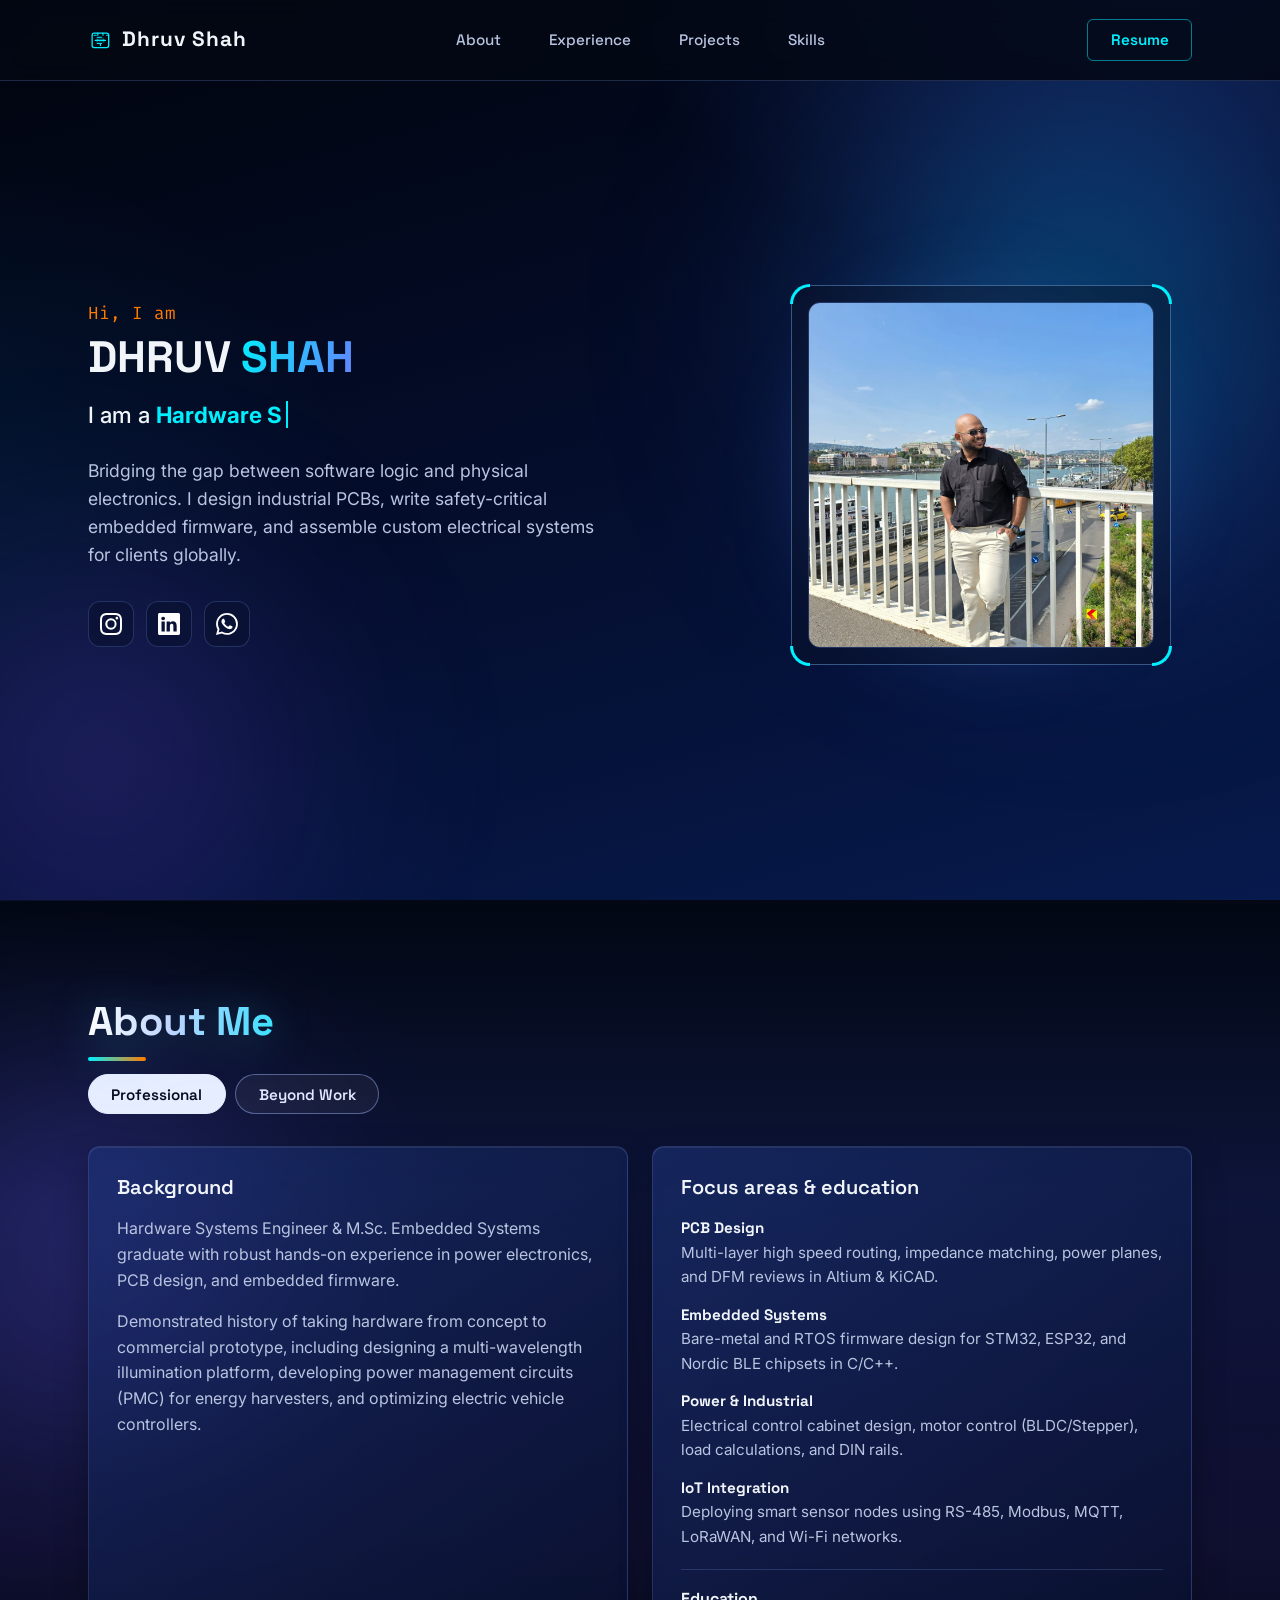
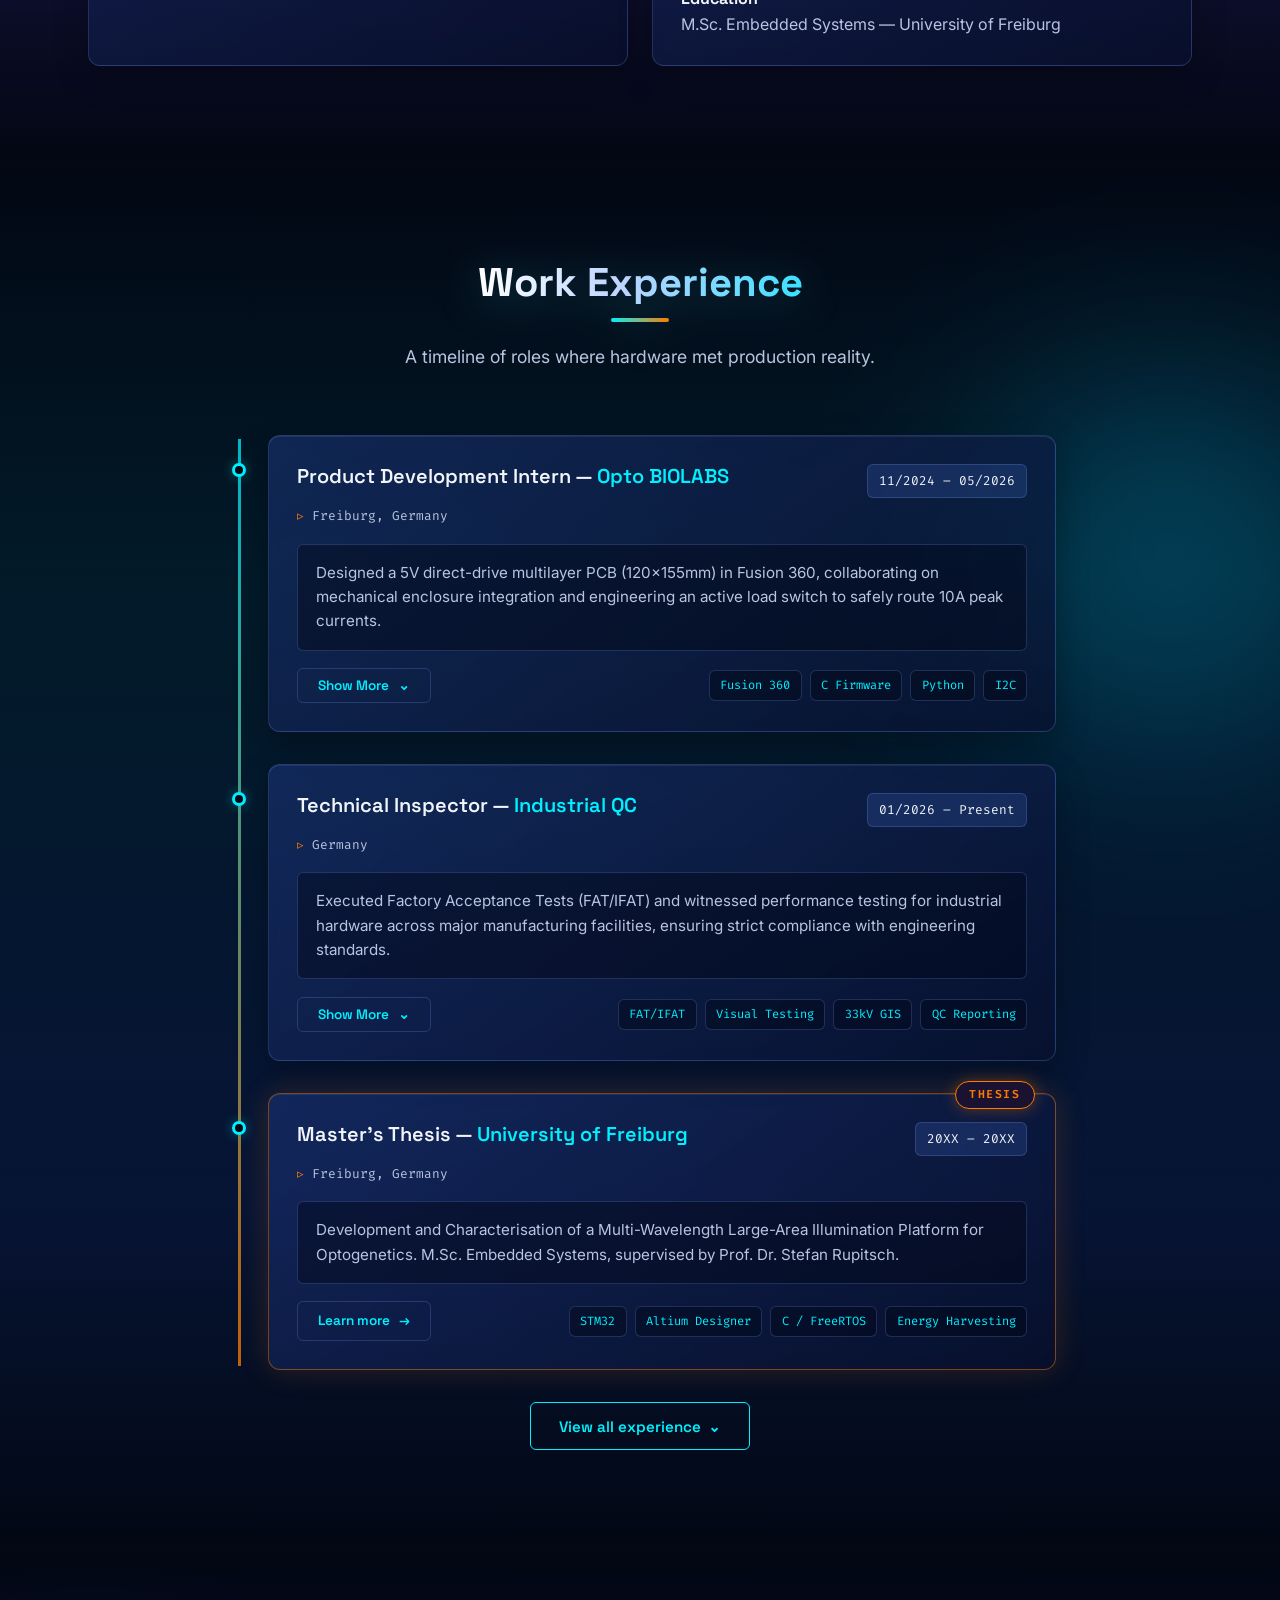
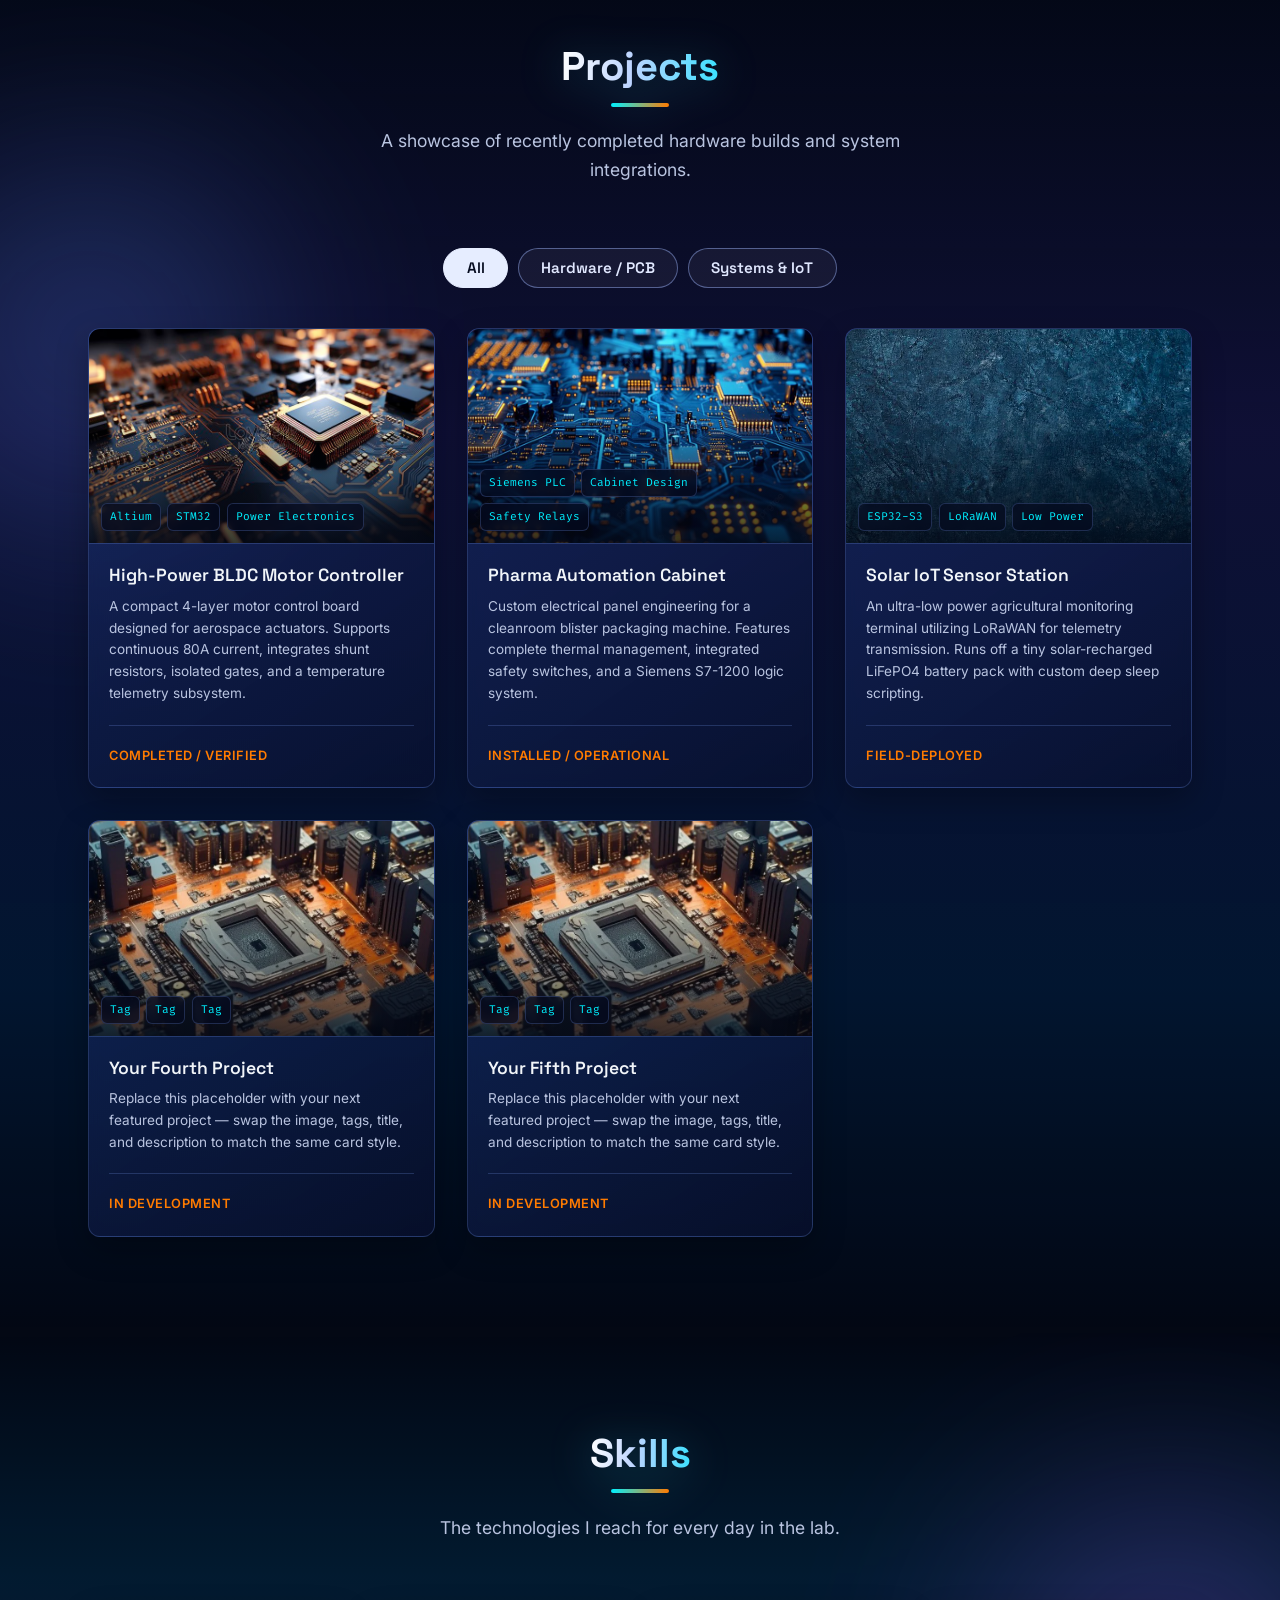
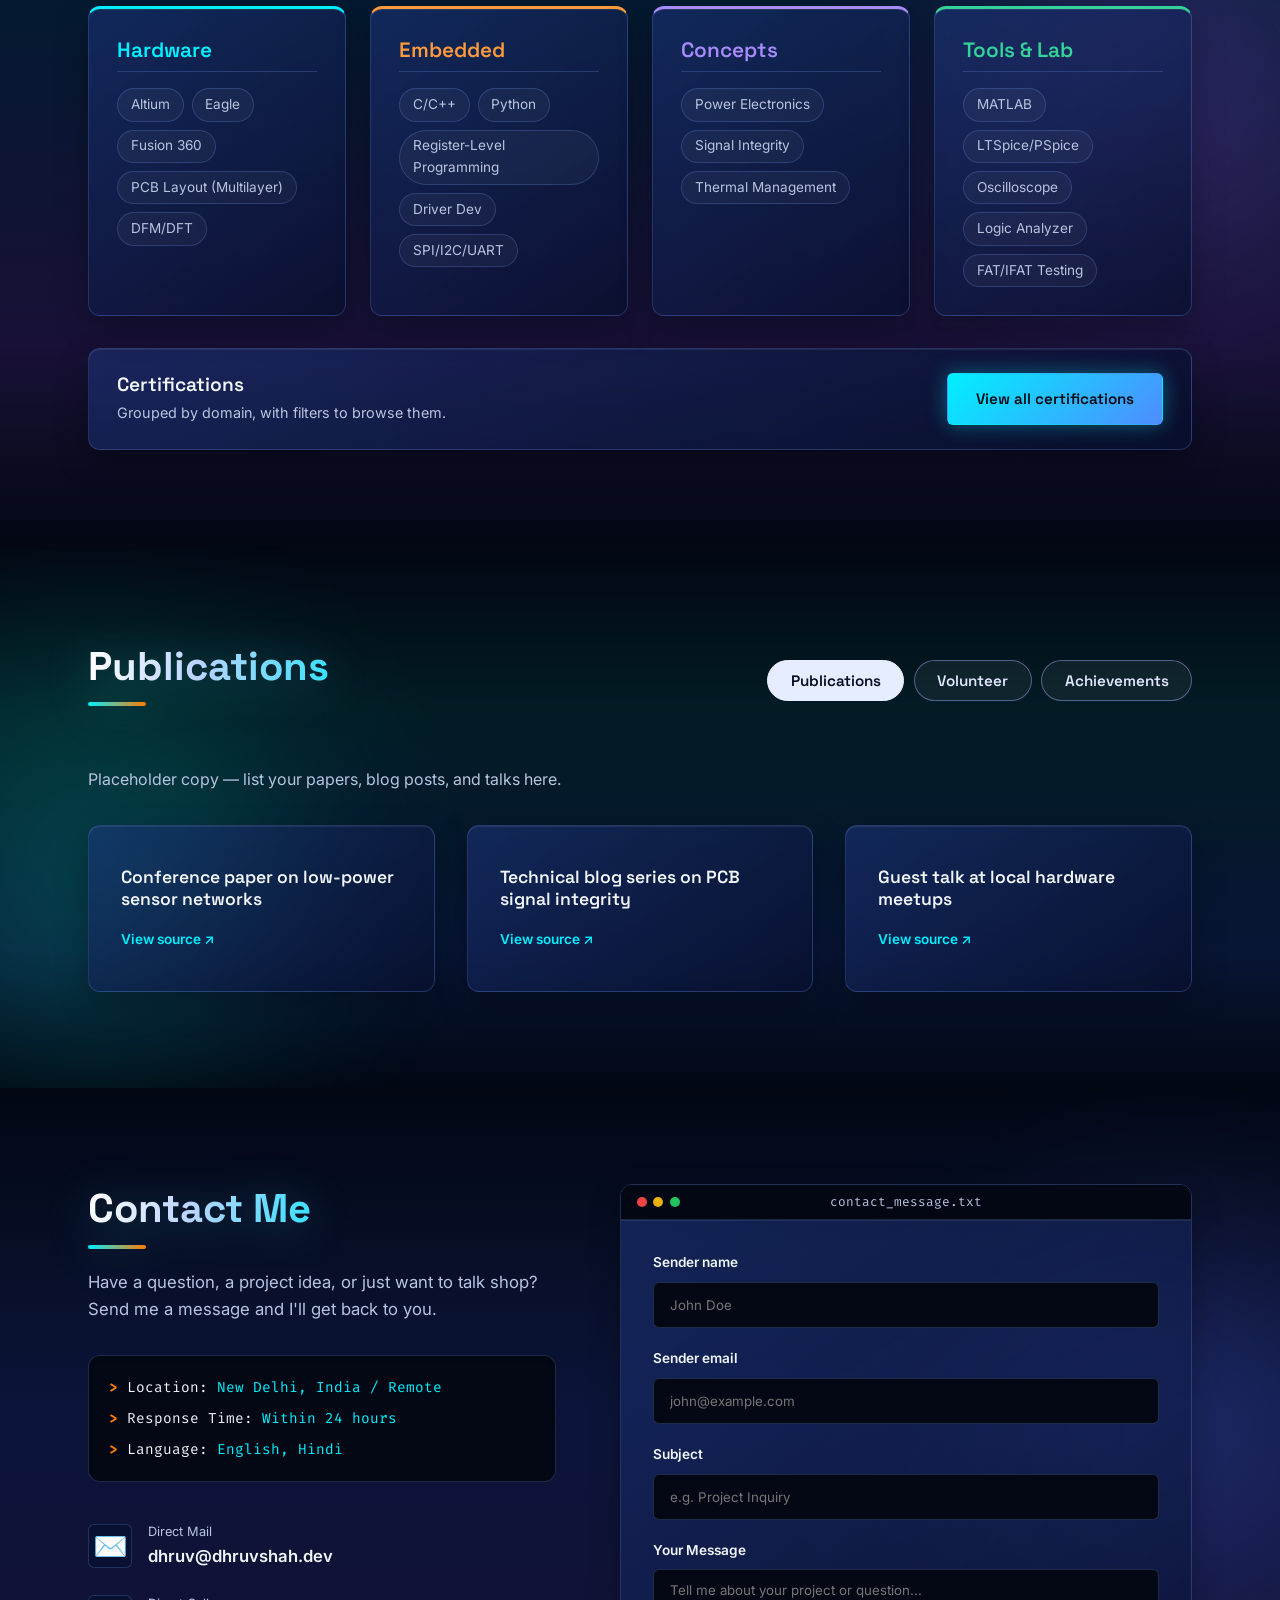
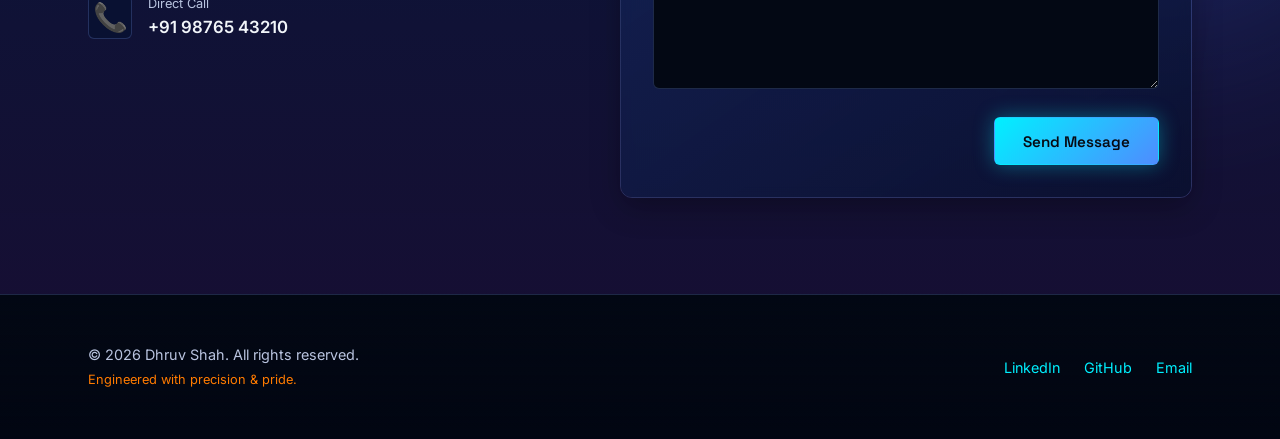
<file: index.html>
<!DOCTYPE html>
<html lang="en">

<head>
  <meta charset="UTF-8" />
  <meta name="viewport" content="width=device-width, initial-scale=1.0" />
  <title>Dhruv Shah</title>
  <meta name="description"
    content="Portfolio of Dhruv Shah, an embedded systems engineer specializing in PCB layout, embedded firmware development, and industrial control systems." />

  <!-- Google Fonts -->
  <link rel="preconnect" href="https://fonts.googleapis.com">
  <link rel="preconnect" href="https://fonts.gstatic.com" crossorigin>
  <link
    href="https://fonts.googleapis.com/css2?family=Fira+Code:wght@400;600&family=Inter:wght@300;400;500;600;700&family=Space+Grotesk:wght@400;500;600;700&display=swap"
    rel="stylesheet">

  <link rel="stylesheet" href="./style.css" />
</head>

<body id="top">
  <a class="skip-link" href="#main">Skip to main content</a>

  <!-- Header Section -->
  <header class="site-header">
    <div class="container header-inner">
      <div class="brand">
        <a href="#top" aria-label="Go to homepage">
          <span class="brand-glyph" aria-hidden="true">
            <svg viewBox="0 0 48 48" role="img" aria-hidden="true">
              <rect x="8" y="10" width="32" height="28" rx="4" fill="none" stroke="currentColor" stroke-width="2.5" />
              <rect x="16" y="18" width="16" height="12" rx="2" fill="currentColor" opacity="0.18" />
              <path d="M19 14v-4m10 4v-4m-5 20v4m-8-20h-4m24 0h4M14 24h20m-16-6h8m-8 12h8" fill="none"
                stroke="currentColor" stroke-width="2.2" stroke-linecap="round" />
              <circle cx="18" cy="24" r="1.8" fill="currentColor" />
              <circle cx="30" cy="24" r="1.8" fill="currentColor" />
            </svg>
          </span>
          <span class="brand-text">Dhruv Shah</span>
        </a>
      </div>
      <nav class="site-nav" aria-label="Primary navigation">
        <ul class="nav-links">
          <li><a href="#about" class="nav-item">About</a></li>
          <li><a href="#experience" class="nav-item">Experience</a></li>
          <li><a href="#projects" class="nav-item">Projects</a></li>
          <li><a href="#skills" class="nav-item">Skills</a></li>
        </ul>
      </nav>
      <a href="./assets/Dhruv_Shah_Resume.pdf" class="btn nav-resume" download>Resume</a>
      <button id="menu-toggle" class="menu-toggle" aria-label="Open navigation menu" aria-expanded="false"
        aria-controls="mobile-menu">
        <span class="menu-bar" aria-hidden="true"></span><span class="menu-bar" aria-hidden="true"></span><span
          class="menu-bar" aria-hidden="true"></span>
      </button>
    </div>
    <div class="mobile-menu" id="mobile-menu">
      <nav aria-label="Mobile navigation">
        <ul class="nav-links mobile-links">
          <li><a href="#about" class="nav-item mobile-link">About</a></li>
          <li><a href="#experience" class="nav-item mobile-link">Experience</a></li>
          <li><a href="#projects" class="nav-item mobile-link">Projects</a></li>
          <li><a href="#skills" class="nav-item mobile-link">Skills</a></li>
          <li><a href="#community" class="nav-item mobile-link">Community</a></li>
          <li><a href="#contact" class="nav-item mobile-link">Contact Me</a></li>
          <li><a href="./assets/Dhruv_Shah_Resume.pdf" class="nav-item mobile-link" download>Resume</a></li>
        </ul>
      </nav>
    </div>
  </header>

  <main id="main">
    <!-- Hero Section -->
    <section class="hero" aria-labelledby="hero-title">
      <div class="container hero-inner">
        <div class="hero-text">
          <h1 id="hero-title">
            <span class="hero-sub">Hi, I am </span>
            <span class="hero-main">DHRUV <span class="accent-text">SHAH</span></span>
          </h1>
          <p class="lede">I am a <span id="animated-headline" class="dynamic-word">Electronics Engineer</span></p>
          <p class="hero-desc">Bridging the gap between software logic and physical electronics. I design industrial
            PCBs, write safety-critical embedded firmware, and assemble custom electrical systems for clients globally.
          </p>
          <div class="social-btns" aria-label="Social links">
            <a href="https://github.com" class="social-btn" target="_blank" rel="noopener noreferrer" aria-label="GitHub"><img src="./assets/icons/instagram.svg" alt="" width="22" height="22"></a>
             <a href="https://github.com" class="social-btn" target="_blank" rel="noopener noreferrer" aria-label="GitHub"><img src="./assets/icons/linkedin.svg" alt="" width="22" height="22"></a>
              <a href="https://github.com" class="social-btn" target="_blank" rel="noopener noreferrer" aria-label="GitHub"><img src="./assets/icons/whatsapp.svg" alt="" width="22" height="22"></a>
          </div>
        </div>
        <div class="hero-visual">
          <div class="circuit-frame">
            <div class="glow-bg"></div>
            <img src="./assets/Dhruv.jpeg" width="480" height="480"
              alt="Dhruv Shah working in his electronics laboratory" class="portrait-img" />
            <div class="frame-corners"><span class="corner top-left"></span><span class="corner top-right"></span><span
                class="corner bottom-left"></span><span class="corner bottom-right"></span></div>
          </div>
        </div>
      </div>
    </section>

    <!-- About Section -->
    <section id="about" class="section section-about" aria-labelledby="about-title">
      <div class="container">
        <div class="head-stack">
          <h2 id="about-title" class="section-title">About Me</h2>
          <div class="tablist" role="tablist" aria-label="About me views" data-tabgroup="about">
            <button type="button" class="tab active" role="tab" aria-selected="true"
              data-tab="pro">Professional</button>
            <button type="button" class="tab" role="tab" aria-selected="false" data-tab="fun">Beyond Work</button>
          </div>
        </div>
        <div class="tab-pane active" data-pane-group="about" data-pane="pro">
          <div class="pro-grid">
            <div class="info-card">
              <h3>Background</h3>
              <p>Hardware Systems Engineer &amp; M.Sc. Embedded Systems graduate with robust hands-on experience in
                power electronics, PCB design, and embedded firmware.</p>
              <p>Demonstrated history of taking hardware from concept to commercial prototype, including designing a
                multi-wavelength illumination platform, developing power management circuits (PMC) for energy
                harvesters, and optimizing electric vehicle controllers.</p>
            </div>
            <div class="info-card">
              <h3>Focus areas &amp; education</h3>
              <ul class="focus-list">
                <li><strong>PCB Design</strong>Multi-layer high speed routing, impedance matching, power planes, and DFM
                  reviews in Altium &amp; KiCAD.</li>
                <li><strong>Embedded Systems</strong>Bare-metal and RTOS firmware design for STM32, ESP32, and Nordic
                  BLE chipsets in C/C++.</li>
                <li><strong>Power &amp; Industrial</strong>Electrical control cabinet design, motor control
                  (BLDC/Stepper), load calculations, and DIN rails.</li>
                <li><strong>IoT Integration</strong>Deploying smart sensor nodes using RS-485, Modbus, MQTT, LoRaWAN,
                  and Wi-Fi networks.</li>
              </ul>
              <p class="edu"><strong>Education</strong>M.Sc. Embedded Systems — University of Freiburg</p>
            </div>
          </div>
        </div>
        <div class="tab-pane" data-pane-group="about" data-pane="fun">
          <div class="info-card beyond-box">
            <p>When I’m not designing circuits or writing firmware, I’m usually building and restoring mechanical
              keyboards, brewing specialty coffee, shooting film photography, or modding retro gaming consoles. Weekends
              mean cycling and hiking.</p>
            <p>Looking ahead, I plan to open-source my lab toolkit and design files, take on EV charging and
              power-electronics consulting, mentor junior embedded engineers, and eventually ship a complete B2B
              hardware product line.</p>
            <p>A few fun facts: I own more multimeters than pairs of shoes, my best ideas show up at 2 AM while
              debugging, and I can name every resistor color band from memory.</p>
          </div>
        </div>
      </div>
    </section>

    <!-- Work Experience Section -->
    <section id="experience" class="section section-experience" aria-labelledby="experience-title">
      <div class="container">
        <div class="section-header-center">
          <h2 id="experience-title" class="section-title">Work Experience</h2>
          <p class="section-subtitle">A timeline of roles where hardware met production reality.</p>
        </div>
        <div class="timeline">
          <div class="timeline-item">
            <span class="timeline-marker" aria-hidden="true"></span>
            <article class="experience-card">

              <div class="exp-top">
                <h3 class="exp-title">Product Development Intern — <span class="exp-company">Opto BIOLABS</span></h3>
                <span class="exp-date">11/2024 – 05/2026</span>
              </div>
              <span class="exp-location">Freiburg, Germany</span>
              <div class="exp-body">
                <p class="exp-summary">Designed a 5V direct-drive multilayer PCB (120x155mm) in Fusion 360,
                  collaborating on mechanical enclosure integration and engineering an active load switch to safely
                  route 10A peak currents.</p>
                <div class="exp-details" id="exp-details-1">
                  <ul>
                    <li>Built custom C firmware and an SPI library for the MCU, establishing reliable cross-platform
                      control and managing hardware decoders to achieve true 16-bit PWM resolution.</li>
                    <li>Automated a high-density 324-LED matrix layout via Python to accelerate the product design
                      iteration cycle by 30%, establishing a highly reproducible field with just 4.62% spatial
                      non-uniformity.</li>
                    <li>Integrated an I2C-controlled active thermal management system, ensuring long-term reliability
                      for end-user biological assays by sustaining high-power irradiance (>60 mW/cm2) with only 0.61%
                      temporal drift over 12 hour runs.</li>
                  </ul>
                </div>
              </div>
              <div class="exp-foot"><button type="button" class="exp-toggle" aria-expanded="false"
                  aria-controls="exp-details-1"><span class="exp-toggle-text">Show More</span> <span
                    class="exp-toggle-icon" aria-hidden="true">⌄</span></button>
                <div class="chips"><span class="chip">Fusion 360</span><span class="chip">C Firmware</span><span
                    class="chip">Python</span><span class="chip">I2C</span></div>
              </div>
            </article>
          </div>
          <div class="timeline-item">
            <span class="timeline-marker" aria-hidden="true"></span>
            <article class="experience-card">

              <div class="exp-top">
                <h3 class="exp-title">Technical Inspector — <span class="exp-company">Industrial QC</span></h3>
                <span class="exp-date">01/2026 – Present</span>
              </div>
              <span class="exp-location">Germany</span>
              <div class="exp-body">
                <p class="exp-summary">Executed Factory Acceptance Tests (FAT/IFAT) and witnessed performance testing
                  for industrial hardware across major manufacturing facilities, ensuring strict compliance with
                  engineering standards.</p>
                <div class="exp-details" id="exp-details-2">
                  <ul>
                    <li>Conducted visual testing (VT) and dimensional validations for critical industrial equipment,
                      including 33kV GIS switchgear, electric actuators, and precision process instrumentation at tier-1
                      facilities such as Siemens, Endress+Hauser, VEGA, and AUMA.</li>
                    <li>Managed critical inspection documentation, including nonconformity reporting, and coordinated
                      between manufacturers and end-clients to ensure quality requirements and delivery timelines were
                      met.</li>
                  </ul>
                </div>
              </div>
              <div class="exp-foot"><button type="button" class="exp-toggle" aria-expanded="false"
                  aria-controls="exp-details-2"><span class="exp-toggle-text">Show More</span> <span
                    class="exp-toggle-icon" aria-hidden="true">⌄</span></button>
                <div class="chips"><span class="chip">FAT/IFAT</span><span class="chip">Visual Testing</span><span
                    class="chip">33kV GIS</span><span class="chip">QC Reporting</span></div>
              </div>
            </article>
          </div>
          <div class="timeline-item">
            <span class="timeline-marker" aria-hidden="true"></span>
            <article class="experience-card is-thesis">
              <span class="thesis-badge">Thesis</span>
              <div class="exp-top">
                <h3 class="exp-title">Master’s Thesis — <span class="exp-company">University of Freiburg</span></h3>
                <span class="exp-date">20XX – 20XX</span>
              </div>
              <span class="exp-location">Freiburg, Germany</span>
              <div class="exp-body">
                <p class="exp-summary">Development and Characterisation of a Multi-Wavelength Large-Area Illumination
                  Platform for Optogenetics. M.Sc. Embedded Systems, supervised by Prof. Dr. Stefan Rupitsch.</p>
              </div>
              <div class="exp-foot"><a href="thesis.html" class="exp-toggle">Learn more <span class="exp-toggle-icon"
                    aria-hidden="true">→</span></a>
                <div class="chips"><span class="chip">STM32</span><span class="chip">Altium Designer</span><span
                    class="chip">C / FreeRTOS</span><span class="chip">Energy Harvesting</span></div>
              </div>
            </article>
          </div>
          <div class="exp-more-list" id="exp-more">
            <div class="timeline-item">
              <span class="timeline-marker" aria-hidden="true"></span>
              <article class="experience-card">

                <div class="exp-top">
                  <h3 class="exp-title">Power Electronics Designer — <span class="exp-company">IMTEK, Uni
                      Freiburg</span></h3>
                  <span class="exp-date">10/2023 – 01/2025</span>
                </div>
                <span class="exp-location">Freiburg, Germany</span>
                <div class="exp-body">
                  <p class="exp-summary">Designed and tested a Power Management Circuit (PMC) for an electret-based wind
                    energy harvester, achieving a 15% efficiency increase over previous models during sample load
                    testing.</p>
                  <div class="exp-details" id="exp-details-4">
                    <ul>
                      <li>Modeled circuit behavior using LTSpice/PSpice to reduce design iterations by 30%, developing a
                        DC-AC mimicking circuit that simulated harvester output and cut production testing costs by 70%.
                      </li>
                      <li>Optimized energy harvesting outputs to successfully power 3 distinct small-scale devices,
                        concurrently developing smart distribution architectures to target a 10% performance
                        improvement.</li>
                    </ul>
                  </div>
                </div>
                <div class="exp-foot"><button type="button" class="exp-toggle" aria-expanded="false"
                    aria-controls="exp-details-4"><span class="exp-toggle-text">Show More</span> <span
                      class="exp-toggle-icon" aria-hidden="true">⌄</span></button>
                  <div class="chips"><span class="chip">LTSpice</span><span class="chip">PSpice</span><span
                      class="chip">PMC Design</span><span class="chip">Energy Harvesting</span></div>
                </div>
              </article>
            </div>
            <div class="timeline-item">
              <span class="timeline-marker" aria-hidden="true"></span>
              <article class="experience-card">

                <div class="exp-top">
                  <h3 class="exp-title">Hardware Developer — <span class="exp-company">Intelligent Embedded
                      Systems</span></h3>
                  <span class="exp-date">09/2024 – 12/2024</span>
                </div>
                <span class="exp-location">Freiburg, Germany</span>
                <div class="exp-body">
                  <p class="exp-summary">Designed a 4-layer PCB in Altium Designer to interface proximity sensors with
                    an I2C address changer, mitigating signal interference by 20% and ensuring robust multi-sensor
                    communication.</p>
                </div>
                <div class="exp-foot">
                  <div class="chips"><span class="chip">Altium Designer</span><span class="chip">4-Layer PCB</span><span
                      class="chip">I2C</span><span class="chip">Sensors</span></div>
                </div>
              </article>
            </div>
            <div class="timeline-item">
              <span class="timeline-marker" aria-hidden="true"></span>
              <article class="experience-card">

                <div class="exp-top">
                  <h3 class="exp-title">Embedded System Developer — <span class="exp-company">Techinnovate
                      Mobility</span></h3>
                  <span class="exp-date">08/2021 – 09/2022</span>
                </div>
                <span class="exp-location">India</span>
                <div class="exp-body">
                  <p class="exp-summary">• Designed and optimized custom electric vehicle controllers, enhancing overall
                    vehicle performance by 15% and control responsiveness by 20%.<br>• Integrated Battery Management
                    Systems (BMS) with digital displays, improving monitoring accuracy by 25% and reducing component
                    failure rates by 30%.</p>
                </div>
                <div class="exp-foot">
                  <div class="chips"><span class="chip">EV Controllers</span><span class="chip">BMS</span><span
                      class="chip">Embedded C</span><span class="chip">Displays</span></div>
                </div>
              </article>
            </div>
          </div>
        </div>
        <div class="exp-all"><button type="button" class="btn btn-outline" id="exp-view-all" aria-expanded="false"
            aria-controls="exp-more"><span class="exp-all-text">View all experience</span> <span class="exp-toggle-icon"
              aria-hidden="true">⌄</span></button></div>
      </div>
    </section>

    <!-- Projects Section -->
    <section id="projects" class="section section-projects" aria-labelledby="projects-title">
      <div class="container">
        <div class="section-header-center">
          <h2 id="projects-title" class="section-title">Projects</h2>
          <p class="section-subtitle">A showcase of recently completed hardware builds and system integrations.</p>
        </div>
        <div class="filter-row">
          <div class="tablist" id="project-filters" role="group" aria-label="Filter projects">
            <button type="button" class="tab active" data-filter="all">All</button>
            <button type="button" class="tab" data-filter="hw">Hardware / PCB</button>
            <button type="button" class="tab" data-filter="sys">Systems &amp; IoT</button>
          </div>
        </div>
        <div class="projects-grid">
          <article class="card project-card" data-group="hw">
            <div class="project-img-wrapper">
              <img src="./assets/pic1.jpg" width="640" height="400" alt="4-Layer BLDC ESC controller PCB"
                loading="lazy" />
              <div class="project-tags"><span>Altium</span><span>STM32</span><span>Power Electronics</span></div>
            </div>
            <div class="project-content">
              <h3>High-Power BLDC Motor Controller</h3>
              <p>A compact 4-layer motor control board designed for aerospace actuators. Supports continuous 80A
                current, integrates shunt resistors, isolated gates, and a temperature telemetry subsystem.</p>
              <div class="project-footer"><span class="project-status-tag">Completed / Verified</span></div>
            </div>
          </article>
          <article class="card project-card" data-group="sys">
            <div class="project-img-wrapper">
              <img src="./assets/pic2.jpg" width="640" height="400" alt="Industrial automation cabinet panel with PLCs"
                loading="lazy" />
              <div class="project-tags"><span>Siemens PLC</span><span>Cabinet Design</span><span>Safety Relays</span>
              </div>
            </div>
            <div class="project-content">
              <h3>Pharma Automation Cabinet</h3>
              <p>Custom electrical panel engineering for a cleanroom blister packaging machine. Features complete
                thermal management, integrated safety switches, and a Siemens S7-1200 logic system.</p>
              <div class="project-footer"><span class="project-status-tag">Installed / Operational</span></div>
            </div>
          </article>
          <article class="card project-card" data-group="sys">
            <div class="project-img-wrapper">
              <img src="./assets/pic7.webp" width="640" height="400" alt="Environmental IoT smart node"
                loading="lazy" />
              <div class="project-tags"><span>ESP32-S3</span><span>LoRaWAN</span><span>Low Power</span></div>
            </div>
            <div class="project-content">
              <h3>Solar IoT Sensor Station</h3>
              <p>An ultra-low power agricultural monitoring terminal utilizing LoRaWAN for telemetry transmission. Runs
                off a tiny solar-recharged LiFePO4 battery pack with custom deep sleep scripting.</p>
              <div class="project-footer"><span class="project-status-tag">Field-Deployed</span></div>
            </div>
          </article>
          <article class="card project-card" data-group="hw">
            <div class="project-img-wrapper">
              <img src="./assets/pic8.webp" width="640" height="400" alt="Placeholder project thumbnail"
                loading="lazy" />
              <div class="project-tags"><span>Tag</span><span>Tag</span><span>Tag</span></div>
            </div>
            <div class="project-content">
              <h3>Your Fourth Project</h3>
              <p>Replace this placeholder with your next featured project — swap the image, tags, title, and description
                to match the same card style.</p>
              <div class="project-footer"><span class="project-status-tag">In Development</span></div>
            </div>
          </article>
          <article class="card project-card" data-group="sys">
            <div class="project-img-wrapper">
              <img src="./assets/pic8.webp" width="640" height="400" alt="Placeholder project thumbnail"
                loading="lazy" />
              <div class="project-tags"><span>Tag</span><span>Tag</span><span>Tag</span></div>
            </div>
            <div class="project-content">
              <h3>Your Fifth Project</h3>
              <p>Replace this placeholder with your next featured project — swap the image, tags, title, and description
                to match the same card style.</p>
              <div class="project-footer"><span class="project-status-tag">In Development</span></div>
            </div>
          </article>
        </div>
      </div>
    </section>

    <!-- Skills Section -->
    <section id="skills" class="section section-skills" aria-labelledby="skills-title">
      <div class="container">
        <div class="section-header-center">
          <h2 id="skills-title" class="section-title">Skills</h2>
          <p class="section-subtitle">The technologies I reach for every day in the lab.</p>
        </div>
        <div class="skills-topic-grid">
          <div class="skill-card skill-topic-card">
            <h4>Hardware</h4>
            <ul class="chip-list">
              <li>Altium</li>
              <li>Eagle</li>
              <li>Fusion 360</li>
              <li>PCB Layout (Multilayer)</li>
              <li>DFM/DFT</li>
            </ul>
          </div>
          <div class="skill-card skill-topic-card">
            <h4>Embedded</h4>
            <ul class="chip-list">
              <li>C/C++</li>
              <li>Python</li>
              <li>Register-Level Programming</li>
              <li>Driver Dev</li>
              <li>SPI/I2C/UART</li>
            </ul>
          </div>
          <div class="skill-card skill-topic-card">
            <h4>Concepts</h4>
            <ul class="chip-list">
              <li>Power Electronics</li>
              <li>Signal Integrity</li>
              <li>Thermal Management</li>
            </ul>
          </div>
          <div class="skill-card skill-topic-card">
            <h4>Tools &amp; Lab</h4>
            <ul class="chip-list">
              <li>MATLAB</li>
              <li>LTSpice/PSpice</li>
              <li>Oscilloscope</li>
              <li>Logic Analyzer</li>
              <li>FAT/IFAT Testing</li>
            </ul>
          </div>
        </div>
        <div class="cert-bar">
          <div>
            <h3>Certifications</h3>
            <p>Grouped by domain, with filters to browse them.</p>
          </div>
          <a href="certifications.html" class="btn btn-primary">View all certifications</a>
        </div>
      </div>
    </section>

    <!-- Community Section (Recognition & Community) -->
    <section id="community" class="section section-alt section-community" aria-labelledby="community-title">
      <div class="container">
        <div class="head-row">
          <h2 id="community-title" class="section-title"><span data-heading-for="community">Publications</span></h2>
          <div class="tablist" role="tablist" aria-label="Recognition and community" data-tabgroup="community"><button
              type="button" class="tab active" role="tab" aria-selected="true" data-tab="pub"
              data-label="Publications">Publications</button><button type="button" class="tab" role="tab"
              aria-selected="false" data-tab="vol" data-label="Volunteer Work">Volunteer</button><button type="button"
              class="tab" role="tab" aria-selected="false" data-tab="awd"
              data-label="Achievements">Achievements</button></div>
        </div>
        <div class="tab-pane active" data-pane-group="community" data-pane="pub">
          <p class="community-desc">Placeholder copy — list your papers, blog posts, and talks here.</p>
          <div class="grid grid-3 card-list">
            <div class="service-card community-card">
              <h3>Conference paper on low-power sensor networks</h3><a href="#" class="source-link">View source ↗</a>
            </div>
            <div class="service-card community-card">
              <h3>Technical blog series on PCB signal integrity</h3><a href="#" class="source-link">View source ↗</a>
            </div>
            <div class="service-card community-card">
              <h3>Guest talk at local hardware meetups</h3><a href="#" class="source-link">View source ↗</a>
            </div>
          </div>
        </div>
        <div class="tab-pane" data-pane-group="community" data-pane="vol">
          <p class="community-desc">Placeholder copy — describe your volunteering, mentoring, and open-source
            contributions here.</p>
          <div class="grid grid-3 card-list">
            <div class="service-card community-card">
              <h3>Mentored student robotics teams at FIRST Robotics</h3><a href="#" class="source-link">View source
                ↗</a>
            </div>
            <div class="service-card community-card">
              <h3>Ran monthly embedded-systems study circles</h3><a href="#" class="source-link">View source ↗</a>
            </div>
            <div class="service-card community-card">
              <h3>Contributed to open-source hardware documentation</h3><a href="#" class="source-link">View source
                ↗</a>
            </div>
          </div>
        </div>
        <div class="tab-pane" data-pane-group="community" data-pane="awd">
          <p class="community-desc">Placeholder copy — highlight awards, certifications, and milestones here.</p>
          <div class="grid grid-3 card-list">
            <div class="service-card community-card">
              <h3>Best Hardware Hack winner — 2023</h3><a href="#" class="source-link">View source ↗</a>
            </div>
            <div class="service-card community-card">
              <h3>Certified Altium Designer Professional</h3><a href="#" class="source-link">View source ↗</a>
            </div>
            <div class="service-card community-card">
              <h3>Speaker at Embedded Con India</h3><a href="#" class="source-link">View source ↗</a>
            </div>
          </div>
        </div>
      </div>
    </section>

    <!-- Contact Section -->
    <section id="contact" class="section section-alt section-contact" aria-labelledby="contact-title">
      <div class="container">
        <div class="contact-grid">
          <div class="contact-info-panel">
            <h2 id="contact-title" class="section-title">Contact Me</h2>
            <p>
              Have a question, a project idea, or just want to talk shop? Send me a message and I'll get back to you.
            </p>

            <div class="terminal-stats">
              <div class="stat-line"><span class="terminal-prompt">&gt;</span> <span class="term-key">Location</span>:
                <span class="term-val">New Delhi, India / Remote</span></div>
              <div class="stat-line"><span class="terminal-prompt">&gt;</span> <span class="term-key">Response
                  Time</span>: <span class="term-val">Within 24 hours</span></div>
              <div class="stat-line"><span class="terminal-prompt">&gt;</span> <span class="term-key">Language</span>:
                <span class="term-val">English, Hindi</span></div>
            </div>

            <address class="contact-methods">
              <div class="method-item">
                <span class="method-icon">✉️</span>
                <div class="method-details">
                  <span class="method-label">Direct Mail</span>
                  <a href="mailto:dhruv@dhruvshah.dev" class="method-link">dhruv@dhruvshah.dev</a>
                </div>
              </div>
              <div class="method-item">
                <span class="method-icon">📞</span>
                <div class="method-details">
                  <span class="method-label">Direct Call</span>
                  <a href="tel:+919876543210" class="method-link">+91 98765 43210</a>
                </div>
              </div>
            </address>
          </div>

          <div class="contact-form-panel">
            <!-- Simulated Shell Terminal for Form Response -->
            <div class="terminal-window">
              <div class="terminal-bar">
                <div class="terminal-buttons">
                  <span class="t-btn t-btn-red"></span>
                  <span class="t-btn t-btn-yellow"></span>
                  <span class="t-btn t-btn-green"></span>
                </div>
                <div class="terminal-title">contact_message.txt</div>
              </div>
              <div class="terminal-body-content">
                <form class="contact-form" id="portfolio-contact-form" action="#" method="post"
                  aria-labelledby="contact-title">
                  <div class="form-fields">
                    <p class="field">
                      <label for="form-name">Sender name</label>
                      <input id="form-name" name="name" type="text" autocomplete="name" placeholder="John Doe"
                        required />
                    </p>
                    <p class="field">
                      <label for="form-email">Sender email</label>
                      <input id="form-email" name="email" type="email" autocomplete="email"
                        placeholder="john@example.com" required />
                    </p>
                    <p class="field">
                      <label for="form-subject">Subject</label>
                      <input id="form-subject" name="subject" type="text" placeholder="e.g. Project Inquiry" required />
                    </p>
                    <p class="field">
                      <label for="form-message">Your Message</label>
                      <textarea id="form-message" name="message" rows="5"
                        placeholder="Tell me about your project or question..." required></textarea>
                    </p>
                  </div>
                  <div class="form-actions">
                    <button class="btn btn-primary btn-submit-form" type="submit" id="btn-submit-contact">
                      <span class="btn-text">Send Message</span>
                      <span class="btn-loader hidden"></span>
                    </button>
                  </div>
                </form>
                <div id="terminal-console-output" class="console-output hidden">
                  <!-- JS will dynamically inject status and logs here -->
                </div>
              </div>
            </div>
          </div>
        </div>
      </div>
    </section>
  </main>

  <!-- Footer Section -->
  <footer class="site-footer">
    <div class="container footer-inner">
      <div class="footer-brand">
        <p>&copy; <span id="footer-year">2026</span> Dhruv Shah. All rights reserved.</p>
        <p class="footer-tagline">Engineered with precision &amp; pride.</p>
      </div>
      <nav aria-label="Social connections">
        <ul class="social-links">
          <li><a href="https://linkedin.com" target="_blank" rel="noopener noreferrer">LinkedIn</a></li>
          <li><a href="https://github.com" target="_blank" rel="noopener noreferrer">GitHub</a></li>
          <li><a href="mailto:dhruv@dhruvshah.dev">Email</a></li>
        </ul>
      </nav>
    </div>
  </footer>

  <script src="script.js"></script>
</body>

</html>
</file>
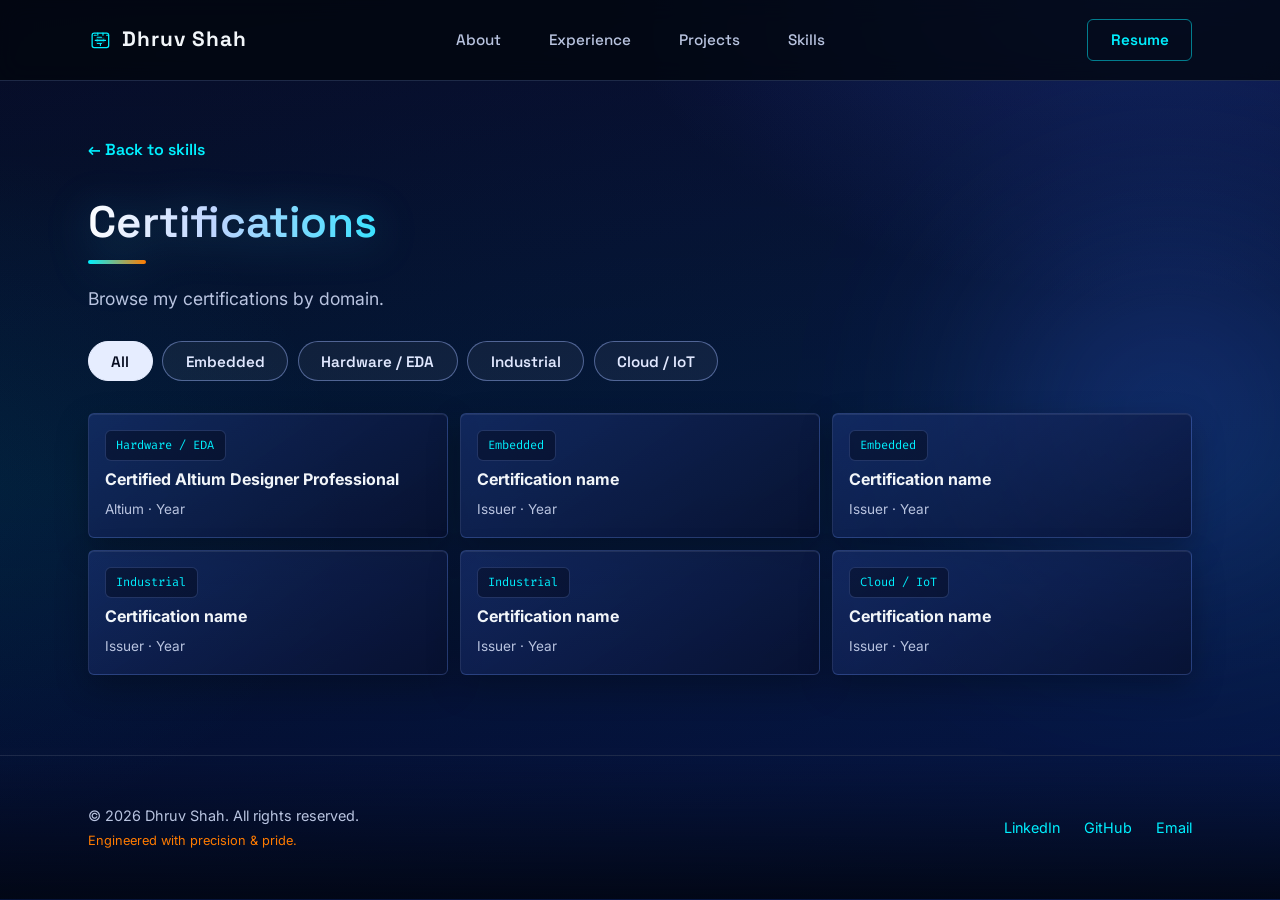
<file: certifications.html>
<!DOCTYPE html>
<html lang="en">
<head>
  <meta charset="UTF-8" />
  <meta name="viewport" content="width=device-width, initial-scale=1.0" />
  <title>Certifications | Dhruv Shah</title>
  <meta name="description" content="Portfolio of Dhruv Shah, an embedded systems engineer specializing in PCB layout, embedded firmware development, and industrial control systems." />
  
  <!-- Google Fonts -->
  <link rel="preconnect" href="https://fonts.googleapis.com">
  <link rel="preconnect" href="https://fonts.gstatic.com" crossorigin>
  <link href="https://fonts.googleapis.com/css2?family=Fira+Code:wght@400;600&family=Inter:wght@300;400;500;600;700&family=Space+Grotesk:wght@400;500;600;700&display=swap" rel="stylesheet">
  
  <link rel="stylesheet" href="style.css" />
</head>
<body id="top">
  <a class="skip-link" href="#main">Skip to main content</a>

  <!-- Header Section -->
  <header class="site-header">
    <div class="container header-inner">
      <div class="brand">
        <a href="index.html" aria-label="Go to homepage">
          <span class="brand-glyph" aria-hidden="true">
            <svg viewBox="0 0 48 48" role="img" aria-hidden="true">
              <rect x="8" y="10" width="32" height="28" rx="4" fill="none" stroke="currentColor" stroke-width="2.5" />
              <rect x="16" y="18" width="16" height="12" rx="2" fill="currentColor" opacity="0.18" />
              <path d="M19 14v-4m10 4v-4m-5 20v4m-8-20h-4m24 0h4M14 24h20m-16-6h8m-8 12h8" fill="none" stroke="currentColor" stroke-width="2.2" stroke-linecap="round" />
              <circle cx="18" cy="24" r="1.8" fill="currentColor" />
              <circle cx="30" cy="24" r="1.8" fill="currentColor" />
            </svg>
          </span>
          <span class="brand-text">Dhruv Shah</span>
        </a>
      </div>
      <nav class="site-nav" aria-label="Primary navigation">
        <ul class="nav-links">
          <li><a href="index.html#about" class="nav-item">About</a></li>
          <li><a href="index.html#experience" class="nav-item">Experience</a></li>
          <li><a href="index.html#projects" class="nav-item">Projects</a></li>
          <li><a href="index.html#skills" class="nav-item">Skills</a></li>
        </ul>
      </nav>
      <a href="./assets/Dhruv_Shah_Resume.pdf" class="btn nav-resume" download>Resume</a>
      <button id="menu-toggle" class="menu-toggle" aria-label="Open navigation menu" aria-expanded="false" aria-controls="mobile-menu">
        <span class="menu-bar" aria-hidden="true"></span><span class="menu-bar" aria-hidden="true"></span><span class="menu-bar" aria-hidden="true"></span>
      </button>
    </div>
    <div class="mobile-menu" id="mobile-menu">
      <nav aria-label="Mobile navigation">
        <ul class="nav-links mobile-links">
          <li><a href="index.html#about" class="nav-item mobile-link">About</a></li>
          <li><a href="index.html#experience" class="nav-item mobile-link">Experience</a></li>
          <li><a href="index.html#projects" class="nav-item mobile-link">Projects</a></li>
          <li><a href="index.html#skills" class="nav-item mobile-link">Skills</a></li>
          <li><a href="index.html#community" class="nav-item mobile-link">Community</a></li>
          <li><a href="index.html#contact" class="nav-item mobile-link">Contact Me</a></li>
          <li><a href="./assets/Dhruv_Shah_Resume.pdf" class="nav-item mobile-link" download>Resume</a></li>
        </ul>
      </nav>
    </div>
  </header>

  <main id="main" class="subpage">
    <section class="section subpage-section">
      <div class="container">
        <a href="index.html#skills" class="back-link">← Back to skills</a>
        <h1 class="page-title">Certifications</h1>
        <p class="section-subtitle cert-sub">Browse my certifications by domain.</p>
        <div class="tablist cert-filter" id="cert-filters" role="group" aria-label="Filter certifications"><button type="button" class="tab active" data-filter="all">All</button><button type="button" class="tab" data-filter="Embedded">Embedded</button><button type="button" class="tab" data-filter="Hardware / EDA">Hardware / EDA</button><button type="button" class="tab" data-filter="Industrial">Industrial</button><button type="button" class="tab" data-filter="Cloud / IoT">Cloud / IoT</button></div>
        <ul class="cert-grid cert-page-grid"><li class="cert-card" data-domain="Hardware / EDA"><span class="chip">Hardware / EDA</span><strong>Certified Altium Designer Professional</strong><span class="cert-meta">Altium · Year</span></li><li class="cert-card" data-domain="Embedded"><span class="chip">Embedded</span><strong>Certification name</strong><span class="cert-meta">Issuer · Year</span></li><li class="cert-card" data-domain="Embedded"><span class="chip">Embedded</span><strong>Certification name</strong><span class="cert-meta">Issuer · Year</span></li><li class="cert-card" data-domain="Industrial"><span class="chip">Industrial</span><strong>Certification name</strong><span class="cert-meta">Issuer · Year</span></li><li class="cert-card" data-domain="Industrial"><span class="chip">Industrial</span><strong>Certification name</strong><span class="cert-meta">Issuer · Year</span></li><li class="cert-card" data-domain="Cloud / IoT"><span class="chip">Cloud / IoT</span><strong>Certification name</strong><span class="cert-meta">Issuer · Year</span></li></ul>
      </div>
    </section>
  </main>

  <!-- Footer Section -->
  <footer class="site-footer">
    <div class="container footer-inner">
      <div class="footer-brand">
        <p>&copy; <span id="footer-year">2026</span> Dhruv Shah. All rights reserved.</p>
        <p class="footer-tagline">Engineered with precision &amp; pride.</p>
      </div>
      <nav aria-label="Social connections">
        <ul class="social-links">
          <li><a href="https://linkedin.com" target="_blank" rel="noopener noreferrer">LinkedIn</a></li>
          <li><a href="https://github.com" target="_blank" rel="noopener noreferrer">GitHub</a></li>
          <li><a href="mailto:dhruv@dhruvshah.dev">Email</a></li>
        </ul>
      </nav>
    </div>
  </footer>

  <script src="script.js"></script>
</body>
</html>
</file>
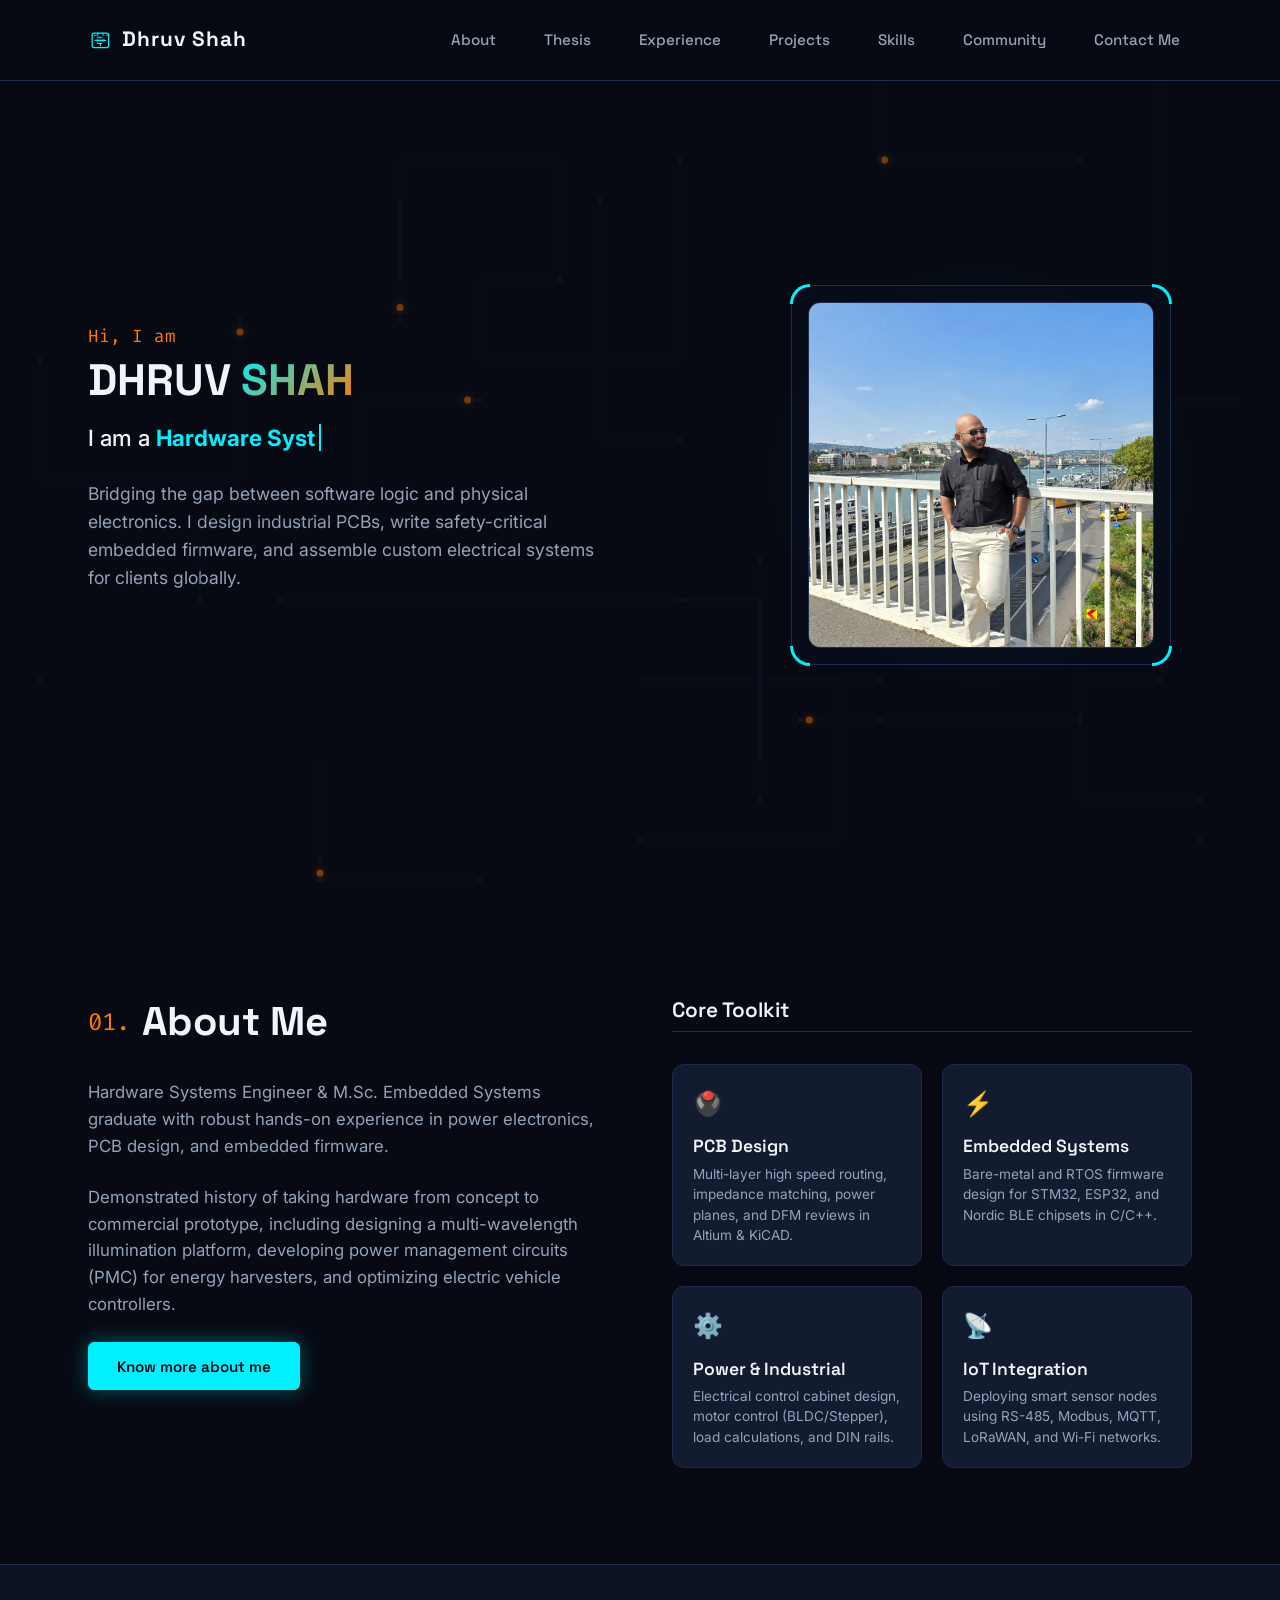
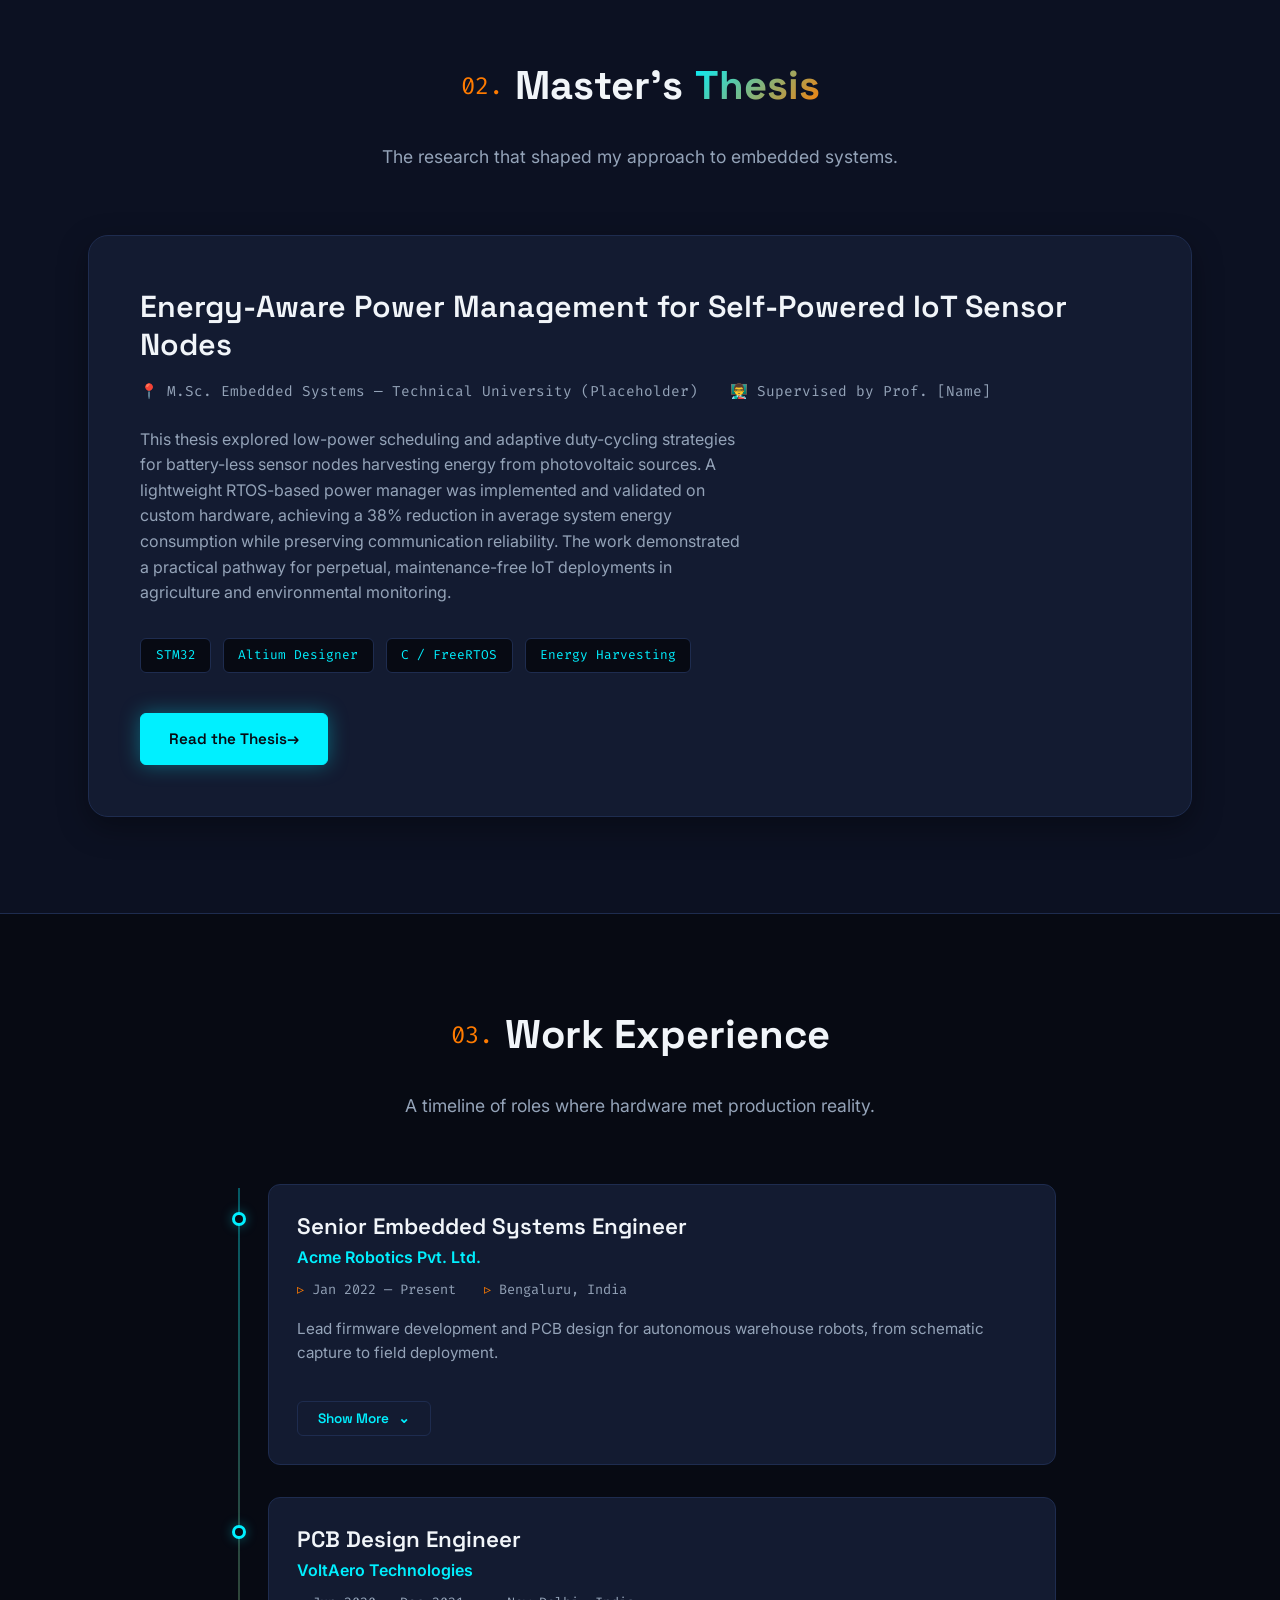
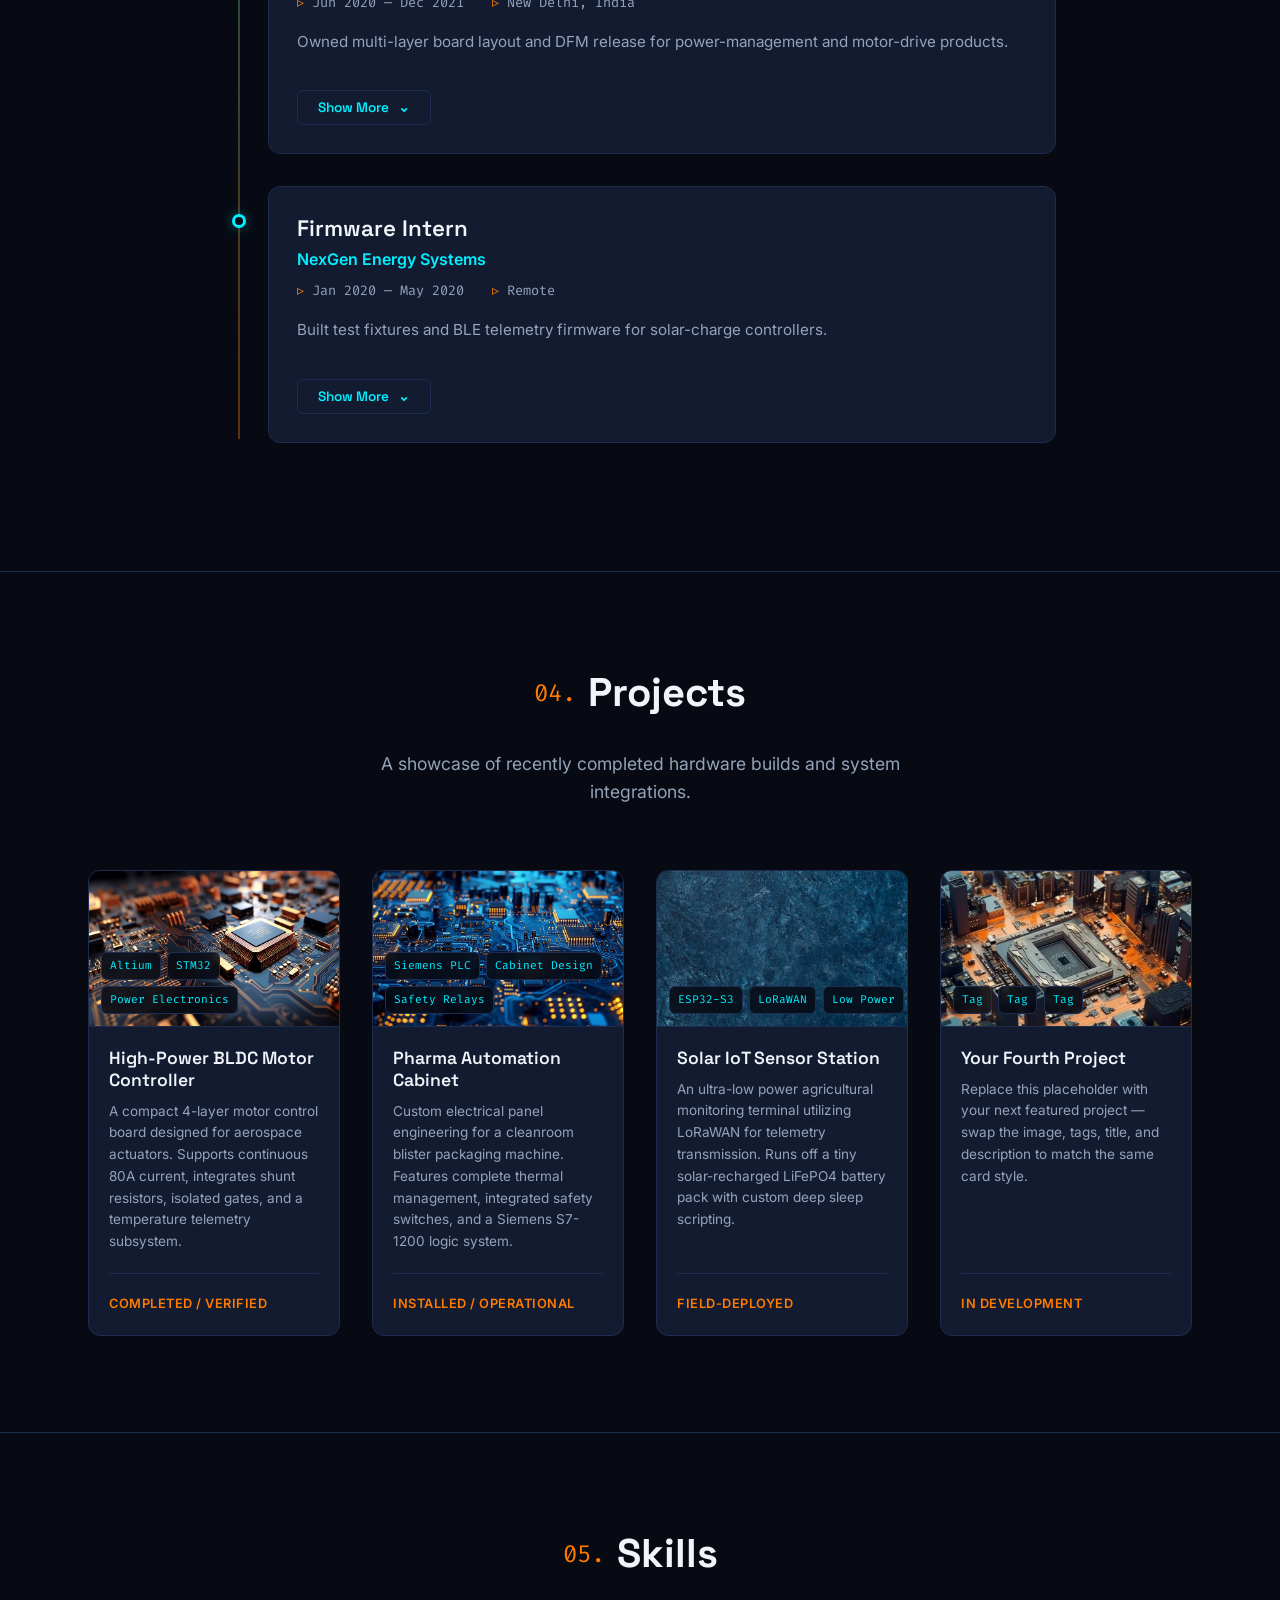
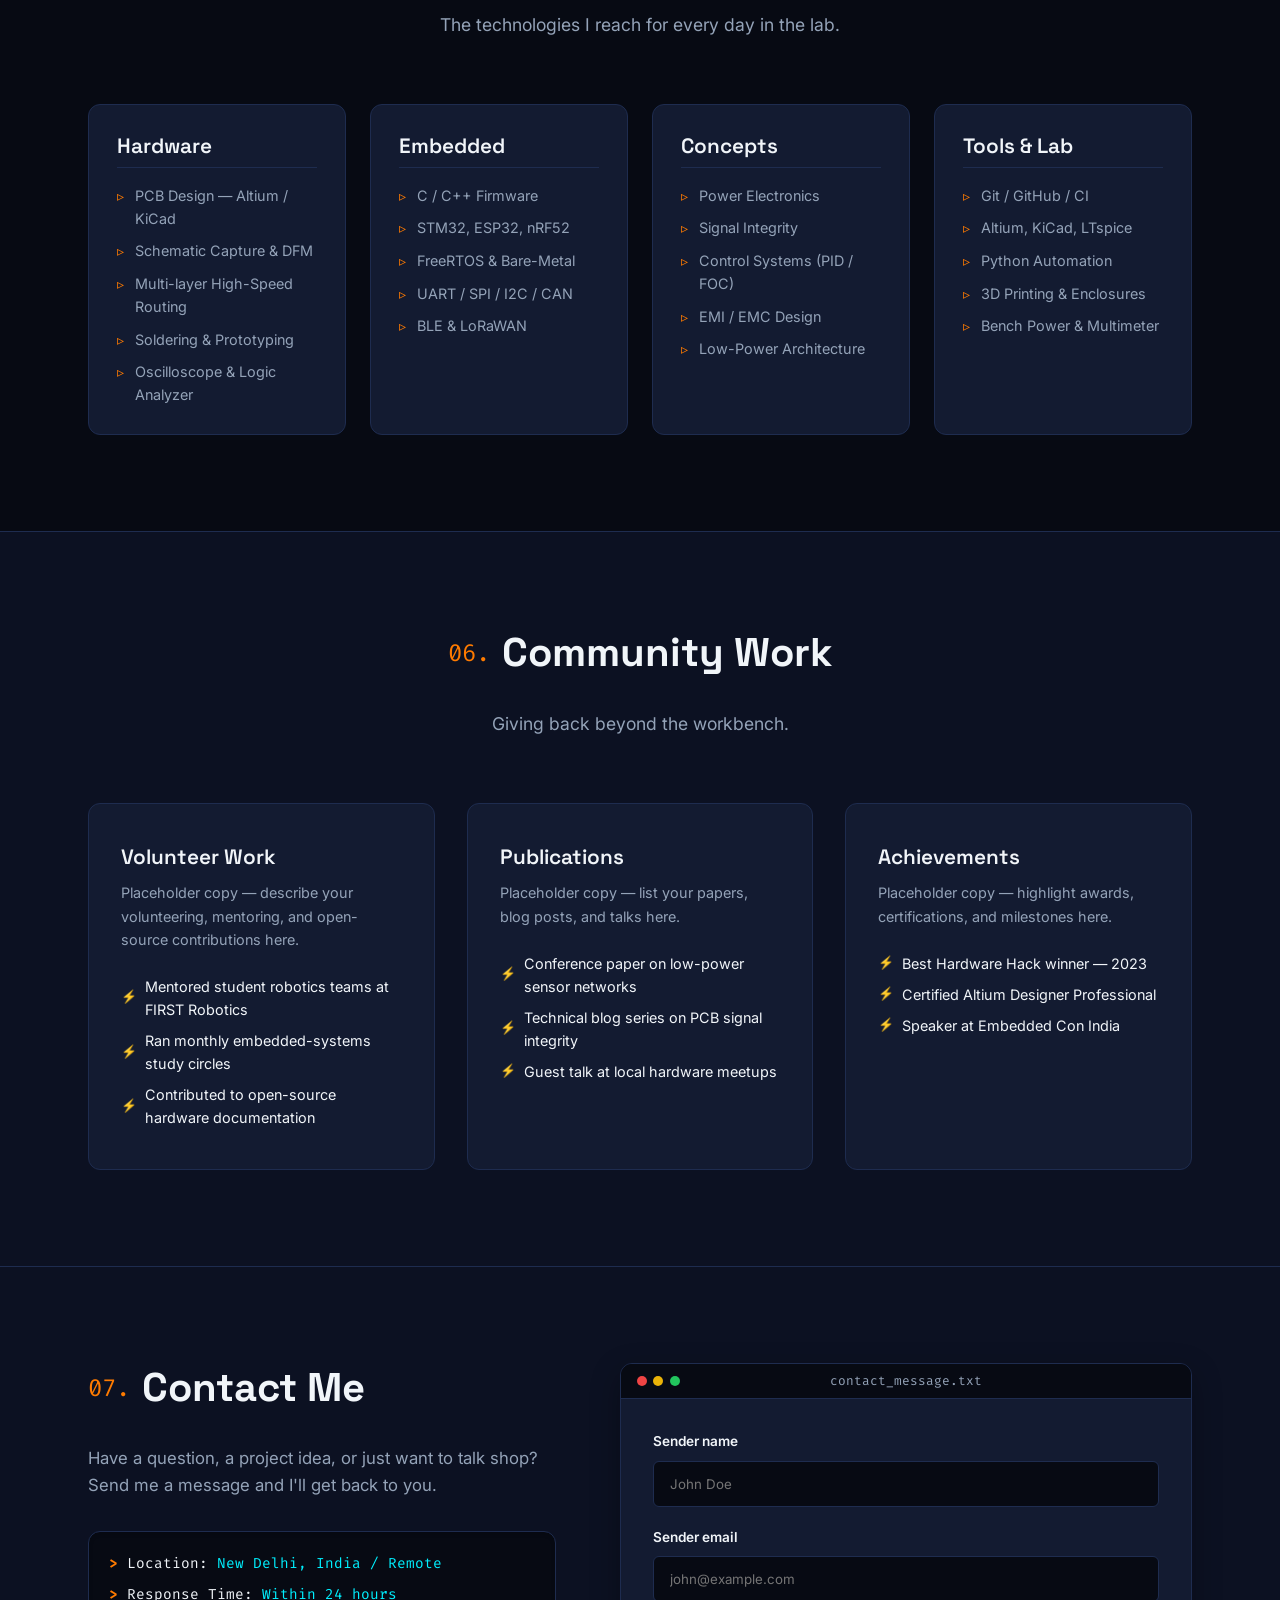
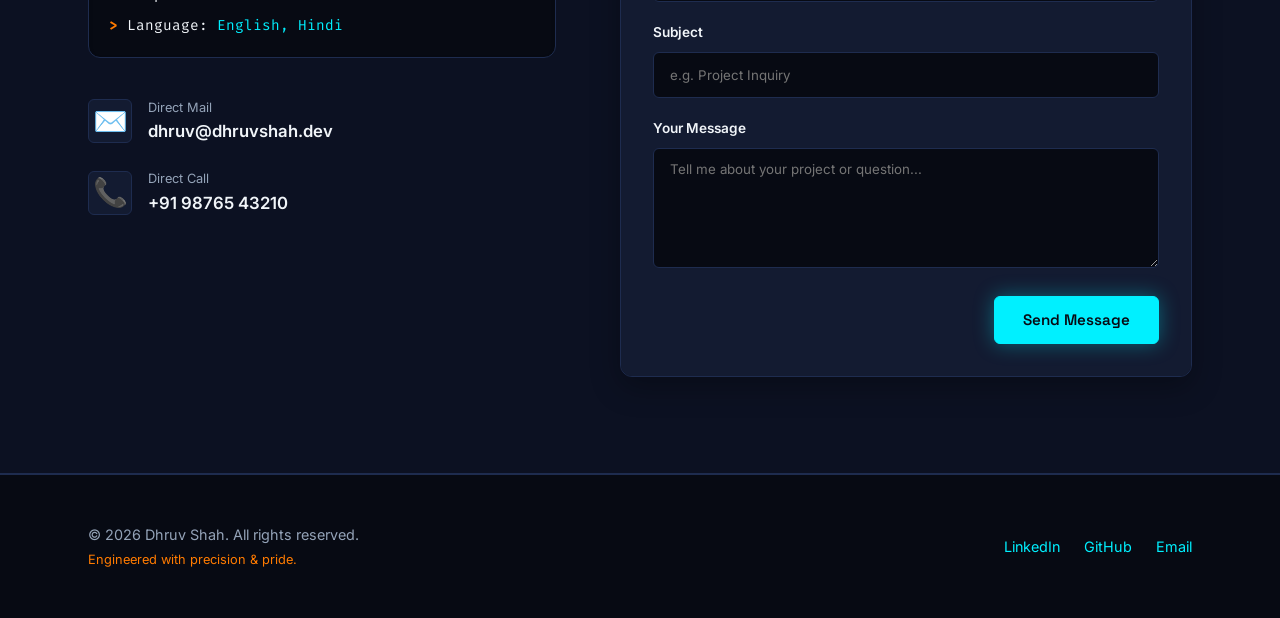
<file: index_test.html>
<!DOCTYPE html>
<html lang="en">
<head>
  <meta charset="UTF-8" />
  <meta name="viewport" content="width=device-width, initial-scale=1.0" />
  <title>Dhruv Shah</title>
  <meta name="description" content="Portfolio of Dhruv Shah, an embedded systems engineer specializing in PCB layout, embedded firmware development, and industrial control systems." />
  
  <!-- Google Fonts -->
  <link rel="preconnect" href="https://fonts.googleapis.com">
  <link rel="preconnect" href="https://fonts.gstatic.com" crossorigin>
  <link href="https://fonts.googleapis.com/css2?family=Fira+Code:wght@400;600&family=Inter:wght@300;400;500;600;700&family=Space+Grotesk:wght@400;500;600;700&display=swap" rel="stylesheet">
  
  <link rel="stylesheet" href="style_test.css" />
</head>
<body id="top">
  <!-- Circuit Grid Canvas Background -->
  <div class="canvas-container">
    <canvas id="circuit-canvas"></canvas>
  </div>

  <a class="skip-link" href="#main">Skip to main content</a>

  <!-- Header Section -->
  <header class="site-header">
    <div class="container header-inner">
      <div class="brand">
        <a href="#top" aria-label="Go to homepage">
          <span class="brand-glyph" aria-hidden="true">
            <svg viewBox="0 0 48 48" role="img" aria-hidden="true">
              <rect x="8" y="10" width="32" height="28" rx="4" fill="none" stroke="currentColor" stroke-width="2.5" />
              <rect x="16" y="18" width="16" height="12" rx="2" fill="currentColor" opacity="0.18" />
              <path d="M19 14v-4m10 4v-4m-5 20v4m-8-20h-4m24 0h4M14 24h20m-16-6h8m-8 12h8" fill="none" stroke="currentColor" stroke-width="2.2" stroke-linecap="round" />
              <circle cx="18" cy="24" r="1.8" fill="currentColor" />
              <circle cx="30" cy="24" r="1.8" fill="currentColor" />
            </svg>
          </span>
          <span class="brand-text">Dhruv Shah</span>
        </a>
      </div>
      <nav class="site-nav" aria-label="Primary navigation">
        <ul class="nav-links">
          <!-- Add new sections here too, keeping the mobile menu below in sync -->
          <li><a href="#about" class="nav-item">About</a></li>
          <li><a href="#thesis" class="nav-item">Thesis</a></li>
          <li><a href="#experience" class="nav-item">Experience</a></li>
          <li><a href="#projects" class="nav-item">Projects</a></li>
          <li><a href="#skills" class="nav-item">Skills</a></li>
          <li><a href="#community" class="nav-item">Community</a></li>
          <li><a href="#contact" class="nav-item">Contact Me</a></li>
        </ul>
      </nav>
      <button id="menu-toggle" class="menu-toggle" aria-label="Open navigation menu" aria-expanded="false" aria-controls="mobile-menu">
        <span class="menu-bar" aria-hidden="true"></span>
        <span class="menu-bar" aria-hidden="true"></span>
        <span class="menu-bar" aria-hidden="true"></span>
      </button>
    </div>

    <!-- Mobile Dropdown Navigation (shown on small screens via hamburger) -->
    <div class="mobile-menu" id="mobile-menu">
      <nav aria-label="Mobile navigation">
        <ul class="nav-links mobile-links">
          <!-- Add new section links here, e.g. <li><a href="#blog" class="nav-item mobile-link">Blog</a></li> -->
          <li><a href="#about" class="nav-item mobile-link">About</a></li>
          <li><a href="#thesis" class="nav-item mobile-link">Thesis</a></li>
          <li><a href="#experience" class="nav-item mobile-link">Experience</a></li>
          <li><a href="#projects" class="nav-item mobile-link">Projects</a></li>
          <li><a href="#skills" class="nav-item mobile-link">Skills</a></li>
          <li><a href="#community" class="nav-item mobile-link">Community</a></li>
          <li><a href="#contact" class="nav-item mobile-link">Contact Me</a></li>
        </ul>
      </nav>
     
    </div>
  </header>

  <main id="main">
    <!-- Hero Section -->
    <section class="hero" aria-labelledby="hero-title">
      <div class="container hero-inner">
        <div class="hero-text">
          <h1 id="hero-title">
            <span class="hero-sub">Hi, I am </span>
            <span class="hero-main">DHRUV  <span class="accent-text">SHAH</span></span>
          </h1>
          <p class="lede">
            I am a <span id="animated-headline" class="dynamic-word">Electronics Engineer</span>
          </p>
          <p class="hero-desc">
            Bridging the gap between software logic and physical electronics. I design industrial PCBs, write safety-critical embedded firmware, and assemble custom electrical systems for clients globally.
          </p>
        </div>
        <div class="hero-visual">
          <div class="circuit-frame">
            <div class="glow-bg"></div>
            <img src="./assets/Dhruv.jpeg" width="480" height="480" alt="Dhruv Shah working in his electronics laboratory" class="portrait-img" />
            <div class="frame-corners">
              <span class="corner top-left"></span>
              <span class="corner top-right"></span>
              <span class="corner bottom-left"></span>
              <span class="corner bottom-right"></span>
            </div>
          </div>
        </div>
      </div>
    </section>

    <!-- About Section -->
    <section id="about" class="section section-about" aria-labelledby="about-title">
      <div class="container">
        <div class="about-grid">
          <div class="about-content">
            <h2 id="about-title" class="section-title"><span class="title-index">01.</span> About Me</h2>
            <p>
              Hardware Systems Engineer & M.Sc. Embedded Systems graduate with robust hands-on experience in
power electronics, PCB design, and embedded firmware. 
            </p>
            <p>
              Demonstrated history of taking hardware from concept to
commercial prototype, including designing a multi-wavelength illumination platform, developing power management
circuits (PMC) for energy harvesters, and optimizing electric vehicle controllers.  
            </p>
            <button type="button" class="btn btn-primary" id="know-more-btn">Know more about me</button>
          </div>
          <div class="about-skills">
            <h3 class="skills-title">Core Toolkit</h3>
            <div class="skills-grid">
              <div class="skill-card">
                <div class="skill-icon">🖲️</div>
                <h4>PCB Design</h4>
                <p>Multi-layer high speed routing, impedance matching, power planes, and DFM reviews in Altium & KiCAD.</p>
              </div>
              <div class="skill-card">
                <div class="skill-icon">⚡</div>
                <h4>Embedded Systems</h4>
                <p>Bare-metal and RTOS firmware design for STM32, ESP32, and Nordic BLE chipsets in C/C++.</p>
              </div>
              <div class="skill-card">
                <div class="skill-icon">⚙️</div>
                <h4>Power & Industrial</h4>
                <p>Electrical control cabinet design, motor control (BLDC/Stepper), load calculations, and DIN rails.</p>
              </div>
              <div class="skill-card">
                <div class="skill-icon">📡</div>
                <h4>IoT Integration</h4>
                <p>Deploying smart sensor nodes using RS-485, Modbus, MQTT, LoRaWAN, and Wi-Fi networks.</p>
              </div>
            </div>
          </div>
        </div>
      </div>
    </section>

    <!-- Master's Thesis Section -->
    <section id="thesis" class="section section-alt section-thesis" aria-labelledby="thesis-title">
      <div class="container">
        <div class="section-header-center">
          <h2 id="thesis-title" class="section-title"><span class="title-index">02.</span> Master's <span class="accent-text">Thesis</span></h2>
          <p class="section-subtitle">The research that shaped my approach to embedded systems.</p>
        </div>

        <div class="thesis-card">
          <h3 class="thesis-research-title">Energy-Aware Power Management for Self-Powered IoT Sensor Nodes</h3>
          <div class="thesis-meta">
            <span class="thesis-place">📍 M.Sc. Embedded Systems — Technical University (Placeholder)</span>
            <span class="thesis-supervisor">👨‍🏫 Supervised by Prof. [Name]</span>
          </div>
          <p class="thesis-overview">
            This thesis explored low-power scheduling and adaptive duty-cycling strategies for battery-less
            sensor nodes harvesting energy from photovoltaic sources. A lightweight RTOS-based power manager was
            implemented and validated on custom hardware, achieving a 38% reduction in average system energy
            consumption while preserving communication reliability. The work demonstrated a practical pathway for
            perpetual, maintenance-free IoT deployments in agriculture and environmental monitoring.
          </p>
          <div class="thesis-tech" aria-label="Technologies used">
            <span class="tech-chip">STM32</span>
            <span class="tech-chip">Altium Designer</span>
            <span class="tech-chip">C / FreeRTOS</span>
            <span class="tech-chip">Energy Harvesting</span>
          </div>
          <a href="#" class="btn btn-primary thesis-link">Read the Thesis <span aria-hidden="true">→</span></a>
        </div>
      </div>
    </section>

    <!-- Work Experience Section -->
    <section id="experience" class="section section-experience" aria-labelledby="experience-title">
      <div class="container">
        <div class="section-header-center">
          <h2 id="experience-title" class="section-title"><span class="title-index">03.</span> Work Experience</h2>
          <p class="section-subtitle">A timeline of roles where hardware met production reality.</p>
        </div>

        <div class="timeline">
          <!-- Experience 1 -->
          <div class="timeline-item">
            <span class="timeline-marker" aria-hidden="true"></span>
            <article class="experience-card">
              <div class="exp-head">
                <h3 class="exp-title">Senior Embedded Systems Engineer</h3>
                <p class="exp-company">Acme Robotics Pvt. Ltd.</p>
                <div class="exp-meta">
                  <span class="exp-duration">Jan 2022 — Present</span>
                  <span class="exp-location">Bengaluru, India</span>
                </div>
              </div>
              <p class="exp-summary">
                Lead firmware development and PCB design for autonomous warehouse robots, from schematic capture to field deployment.
              </p>
              <div class="exp-details" id="exp-details-1">
                <ul>
                  <li>Architected a FreeRTOS-based motor-control stack cutting response latency by 40%.</li>
                  <li>Designed a 6-layer BLDC controller board now running in 200+ production units.</li>
                  <li>Mentored a team of 4 firmware engineers and ran weekly design reviews.</li>
                  <li>Introduced CI-based firmware testing, reducing regression bugs by 60%.</li>
                </ul>
              </div>
              <button type="button" class="exp-toggle" aria-expanded="false" aria-controls="exp-details-1">
                <span class="exp-toggle-text">Show More</span>
                <span class="exp-toggle-icon" aria-hidden="true">⌄</span>
              </button>
            </article>
          </div>

          <!-- Experience 2 -->
          <div class="timeline-item">
            <span class="timeline-marker" aria-hidden="true"></span>
            <article class="experience-card">
              <div class="exp-head">
                <h3 class="exp-title">PCB Design Engineer</h3>
                <p class="exp-company">VoltAero Technologies</p>
                <div class="exp-meta">
                  <span class="exp-duration">Jun 2020 — Dec 2021</span>
                  <span class="exp-location">New Delhi, India</span>
                </div>
              </div>
              <p class="exp-summary">
                Owned multi-layer board layout and DFM release for power-management and motor-drive products.
              </p>
              <div class="exp-details" id="exp-details-2">
                <ul>
                  <li>Delivered 14 production-ready PCB releases in Altium with zero ECO escapes.</li>
                  <li>Redesigned a buck-boost converter layout, improving thermal margin by 22%.</li>
                  <li>Built reusable footprint and schematic libraries adopted across 3 product lines.</li>
                  <li>Collaborated with mechanical teams on enclosure fit and thermal simulations.</li>
                </ul>
              </div>
              <button type="button" class="exp-toggle" aria-expanded="false" aria-controls="exp-details-2">
                <span class="exp-toggle-text">Show More</span>
                <span class="exp-toggle-icon" aria-hidden="true">⌄</span>
              </button>
            </article>
          </div>

          <!-- Experience 3 -->
          <div class="timeline-item">
            <span class="timeline-marker" aria-hidden="true"></span>
            <article class="experience-card">
              <div class="exp-head">
                <h3 class="exp-title">Firmware Intern</h3>
                <p class="exp-company">NexGen Energy Systems</p>
                <div class="exp-meta">
                  <span class="exp-duration">Jan 2020 — May 2020</span>
                  <span class="exp-location">Remote</span>
                </div>
              </div>
              <p class="exp-summary">
                Built test fixtures and BLE telemetry firmware for solar-charge controllers.
              </p>
              <div class="exp-details" id="exp-details-3">
                <ul>
                  <li>Developed a Python-based HIL test harness covering 85% of firmware paths.</li>
                  <li>Implemented nRF52 BLE GATT profiles for live battery monitoring.</li>
                  <li>Wrote technical documentation for the firmware bring-up guide.</li>
                </ul>
              </div>
              <button type="button" class="exp-toggle" aria-expanded="false" aria-controls="exp-details-3">
                <span class="exp-toggle-text">Show More</span>
                <span class="exp-toggle-icon" aria-hidden="true">⌄</span>
              </button>
            </article>
          </div>
        </div>
      </div>
    </section>

    <!-- Projects Section -->
    <section id="projects" class="section section-projects" aria-labelledby="projects-title">
      <div class="container">
        <div class="section-header-center">
          <h2 id="projects-title" class="section-title"><span class="title-index">04.</span> Projects</h2>
          <p class="section-subtitle">A showcase of recently completed hardware builds and system integrations.</p>
        </div>
        
        <div class="grid grid-4 projects-grid card-list">
          <!-- Project 1 -->
          <article class="card project-card">
            <div class="project-img-wrapper">
              <img src="./assets/pic1.jpg" width="640" height="400" alt="4-Layer BLDC ESC controller PCB" loading="lazy" />
              <div class="project-tags">
                <span>Altium</span>
                <span>STM32</span>
                <span>Power Electronics</span>
              </div>
            </div>
            <div class="project-content">
              <h3>High-Power BLDC Motor Controller</h3>
              <p>A compact 4-layer motor control board designed for aerospace actuators. Supports continuous 80A current, integrates shunt resistors, isolated gates, and a temperature telemetry subsystem.</p>
              <div class="project-footer">
                <span class="project-status-tag">Completed / Verified</span>
              </div>
            </div>
          </article>

          <!-- Project 2 -->
          <article class="card project-card">
            <div class="project-img-wrapper">
              <img src="./assets/pic2.jpg" width="640" height="400" alt="Industrial automation cabinet panel with PLCs" loading="lazy" />
              <div class="project-tags">
                <span>Siemens PLC</span>
                <span>Cabinet Design</span>
                <span>Safety Relays</span>
              </div>
            </div>
            <div class="project-content">
              <h3>Pharma Automation Cabinet</h3>
              <p>Custom electrical panel engineering for a cleanroom blister packaging machine. Features complete thermal management, integrated safety switches, and a Siemens S7-1200 logic system.</p>
              <div class="project-footer">
                <span class="project-status-tag">Installed / Operational</span>
              </div>
            </div>
          </article>

          <!-- Project 3 -->
          <article class="card project-card">
            <div class="project-img-wrapper">
              <img src="./assets/pic7.webp" width="640" height="400" alt="Environmental IoT smart node" loading="lazy" />
              <div class="project-tags">
                <span>ESP32-S3</span>
                <span>LoRaWAN</span>
                <span>Low Power</span>
              </div>
            </div>
            <div class="project-content">
              <h3>Solar IoT Sensor Station</h3>
              <p>An ultra-low power agricultural monitoring terminal utilizing LoRaWAN for telemetry transmission. Runs off a tiny solar-recharged LiFePO4 battery pack with custom deep sleep scripting.</p>
              <div class="project-footer">
                <span class="project-status-tag">Field-Deployed</span>
              </div>
            </div>
          </article>

          <!-- Project 4 (placeholder — replace image & copy) -->
          <article class="card project-card">
            <div class="project-img-wrapper">
              <img src="./assets/pic8.webp" width="640" height="400" alt="Placeholder project thumbnail" loading="lazy" />
              <div class="project-tags">
                <span>Tag</span>
                <span>Tag</span>
                <span>Tag</span>
              </div>
            </div>
            <div class="project-content">
              <h3>Your Fourth Project</h3>
              <p>Replace this placeholder with your next featured project — swap the image, tags, title, and description to match the same card style.</p>
              <div class="project-footer">
                <span class="project-status-tag">In Development</span>
              </div>
            </div>
          </article>
        </div>
      </div>
    </section>

    <!-- Skills Section -->
    <section id="skills" class="section section-skills" aria-labelledby="skills-title">
      <div class="container">
        <div class="section-header-center">
          <h2 id="skills-title" class="section-title"><span class="title-index">05.</span> Skills</h2>
          <p class="section-subtitle">The technologies I reach for every day in the lab.</p>
        </div>

        <div class="skills-topic-grid">
          <div class="skill-card skill-topic-card">
            <h4>Hardware</h4>
            <ul>
              <li>PCB Design — Altium / KiCad</li>
              <li>Schematic Capture & DFM</li>
              <li>Multi-layer High-Speed Routing</li>
              <li>Soldering & Prototyping</li>
              <li>Oscilloscope & Logic Analyzer</li>
            </ul>
          </div>
          <div class="skill-card skill-topic-card">
            <h4>Embedded</h4>
            <ul>
              <li>C / C++ Firmware</li>
              <li>STM32, ESP32, nRF52</li>
              <li>FreeRTOS & Bare-Metal</li>
              <li>UART / SPI / I2C / CAN</li>
              <li>BLE & LoRaWAN</li>
            </ul>
          </div>
          <div class="skill-card skill-topic-card">
            <h4>Concepts</h4>
            <ul>
              <li>Power Electronics</li>
              <li>Signal Integrity</li>
              <li>Control Systems (PID / FOC)</li>
              <li>EMI / EMC Design</li>
              <li>Low-Power Architecture</li>
            </ul>
          </div>
          <div class="skill-card skill-topic-card">
            <h4>Tools & Lab</h4>
            <ul>
              <li>Git / GitHub / CI</li>
              <li>Altium, KiCad, LTspice</li>
              <li>Python Automation</li>
              <li>3D Printing & Enclosures</li>
              <li>Bench Power & Multimeter</li>
            </ul>
          </div>
        </div>
      </div>
    </section>

    <!-- Community Section -->
    <section id="community" class="section section-alt section-community" aria-labelledby="community-title">
      <div class="container">
        <div class="section-header-center">
          <h2 id="community-title" class="section-title"><span class="title-index">06.</span> Community Work</h2>
          <p class="section-subtitle">Giving back beyond the workbench.</p>
        </div>

        <div class="grid grid-3 card-list">
          <div class="service-card community-card">
            <h3>Volunteer Work</h3>
            <p>Placeholder copy — describe your volunteering, mentoring, and open-source contributions here.</p>
            <ul class="service-features">
              <li>Mentored student robotics teams at FIRST Robotics</li>
              <li>Ran monthly embedded-systems study circles</li>
              <li>Contributed to open-source hardware documentation</li>
            </ul>
          </div>
          <div class="service-card community-card">
            <h3>Publications</h3>
            <p>Placeholder copy — list your papers, blog posts, and talks here.</p>
            <ul class="service-features">
              <li>Conference paper on low-power sensor networks</li>
              <li>Technical blog series on PCB signal integrity</li>
              <li>Guest talk at local hardware meetups</li>
            </ul>
          </div>
          <div class="service-card community-card">
            <h3>Achievements</h3>
            <p>Placeholder copy — highlight awards, certifications, and milestones here.</p>
            <ul class="service-features">
              <li>Best Hardware Hack winner — 2023</li>
              <li>Certified Altium Designer Professional</li>
              <li>Speaker at Embedded Con India</li>
            </ul>
          </div>
        </div>
      </div>
    </section>

    <!-- Contact Section -->
    <section id="contact" class="section section-alt section-contact" aria-labelledby="contact-title">
      <div class="container">
        <div class="contact-grid">
          <div class="contact-info-panel">
            <h2 id="contact-title" class="section-title"><span class="title-index">07.</span> Contact Me</h2>
            <p>
              Have a question, a project idea, or just want to talk shop? Send me a message and I'll get back to you.
            </p>
            
            <div class="terminal-stats">
              <div class="stat-line"><span class="terminal-prompt">&gt;</span> <span class="term-key">Location</span>: <span class="term-val">New Delhi, India / Remote</span></div>
              <div class="stat-line"><span class="terminal-prompt">&gt;</span> <span class="term-key">Response Time</span>: <span class="term-val">Within 24 hours</span></div>
              <div class="stat-line"><span class="terminal-prompt">&gt;</span> <span class="term-key">Language</span>: <span class="term-val">English, Hindi</span></div>
            </div>

            <address class="contact-methods">
              <div class="method-item">
                <span class="method-icon">✉️</span>
                <div class="method-details">
                  <span class="method-label">Direct Mail</span>
                  <a href="mailto:dhruv@dhruvshah.dev" class="method-link">dhruv@dhruvshah.dev</a>
                </div>
              </div>
              <div class="method-item">
                <span class="method-icon">📞</span>
                <div class="method-details">
                  <span class="method-label">Direct Call</span>
                  <a href="tel:+919876543210" class="method-link">+91 98765 43210</a>
                </div>
              </div>
            </address>
          </div>

          <div class="contact-form-panel">
            <!-- Simulated Shell Terminal for Form Response -->
            <div class="terminal-window">
              <div class="terminal-bar">
                <div class="terminal-buttons">
                  <span class="t-btn t-btn-red"></span>
                  <span class="t-btn t-btn-yellow"></span>
                  <span class="t-btn t-btn-green"></span>
                </div>
                <div class="terminal-title">contact_message.txt</div>
              </div>
              <div class="terminal-body-content">
                <form class="contact-form" id="portfolio-contact-form" action="#" method="post" aria-labelledby="contact-title">
                  <div class="form-fields">
                    <p class="field">
                      <label for="form-name">Sender name</label>
                      <input id="form-name" name="name" type="text" autocomplete="name" placeholder="John Doe" required />
                    </p>
                    <p class="field">
                      <label for="form-email">Sender email</label>
                      <input id="form-email" name="email" type="email" autocomplete="email" placeholder="john@example.com" required />
                    </p>
                    <p class="field">
                      <label for="form-subject">Subject</label>
                      <input id="form-subject" name="subject" type="text" placeholder="e.g. Project Inquiry" required />
                    </p>
                    <p class="field">
                      <label for="form-message">Your Message</label>
                      <textarea id="form-message" name="message" rows="5" placeholder="Tell me about your project or question..." required></textarea>
                    </p>
                  </div>
                  <div class="form-actions">
                    <button class="btn btn-primary btn-submit-form" type="submit" id="btn-submit-contact">
                      <span class="btn-text">Send Message</span>
                      <span class="btn-loader hidden"></span>
                    </button>
                  </div>
                </form>
                <div id="terminal-console-output" class="console-output hidden">
                  <!-- JS will dynamically inject status and logs here -->
                </div>
              </div>
            </div>
          </div>
        </div>
      </div>
    </section>
  </main>

  <!-- Footer Section -->
  <footer class="site-footer">
    <div class="container footer-inner">
      <div class="footer-brand">
        <p>&copy; <span id="footer-year">2026</span> Dhruv Shah. All rights reserved.</p>
        <p class="footer-tagline">Engineered with precision &amp; pride.</p>
      </div>
      <nav aria-label="Social connections">
        <ul class="social-links">
          <li><a href="https://linkedin.com" target="_blank" rel="noopener noreferrer">LinkedIn</a></li>
          <li><a href="https://github.com" target="_blank" rel="noopener noreferrer">GitHub</a></li>
          <li><a href="mailto:dhruv@dhruvshah.dev">Email</a></li>
        </ul>
      </nav>
    </div>
  </footer>

  <!-- Know More About Me Modal -->
  <div class="modal-overlay" id="know-more-modal">
    <div class="modal-dialog" role="dialog" aria-modal="true" aria-labelledby="modal-title">
      <div class="modal-bar">
        <div class="modal-buttons">
          <span class="t-btn t-btn-red"></span>
          <span class="t-btn t-btn-yellow"></span>
          <span class="t-btn t-btn-green"></span>
        </div>
        <div class="modal-title" id="modal-title">know_more_about_me.txt</div>
        <button type="button" class="modal-close" id="modal-close" aria-label="Close dialog">
          <span aria-hidden="true">&times;</span>
        </button>
      </div>
      <div class="modal-body">
        <section class="modal-section">
          <h3 class="modal-section-title"><span class="title-index">01.</span> The Person</h3>
          <p class="modal-section-desc">What I do when I'm not designing circuits or writing firmware.</p>
          <ul class="info-list">
            <li>🖥️ Building &amp; restoring mechanical keyboards</li>
            <li>🚴 Cycling &amp; hiking on weekends</li>
            <li>☕ Specialty coffee brewing</li>
            <li>📷 Film photography</li>
            <li>🎮 Modding retro gaming consoles</li>
          </ul>
        </section>
        <section class="modal-section">
          <h3 class="modal-section-title"><span class="title-index">02.</span> Future Plans</h3>
          <p class="modal-section-desc">The roadmap I'm working toward.</p>
          <ul class="info-list">
            <li>🔓 Open-sourcing my lab toolkit &amp; design files</li>
            <li>🔋 EV charging &amp; power-electronics consulting</li>
            <li>🎓 Mentoring junior embedded engineers</li>
            <li>🚀 Shipping a complete B2B hardware product line</li>
          </ul>
        </section>
        <section class="modal-section">
          <h3 class="modal-section-title"><span class="title-index">03.</span> Fun Facts</h3>
          <ul class="info-list">
            <li>I own more multimeters than pairs of shoes.</li>
            <li>My best ideas show up at 2 AM while debugging.</li>
            <li>I can name every resistor color band from memory.</li>
          </ul>
        </section>

        <div class="modal-footer">
          <p>Have a project in mind? <a href="#contact" id="modal-contact-link">Let's talk &rarr;</a></p>
        </div>
      </div>
    </div>
  </div>

  <script src="script_test.js"></script>
</body>
</html>
</file>
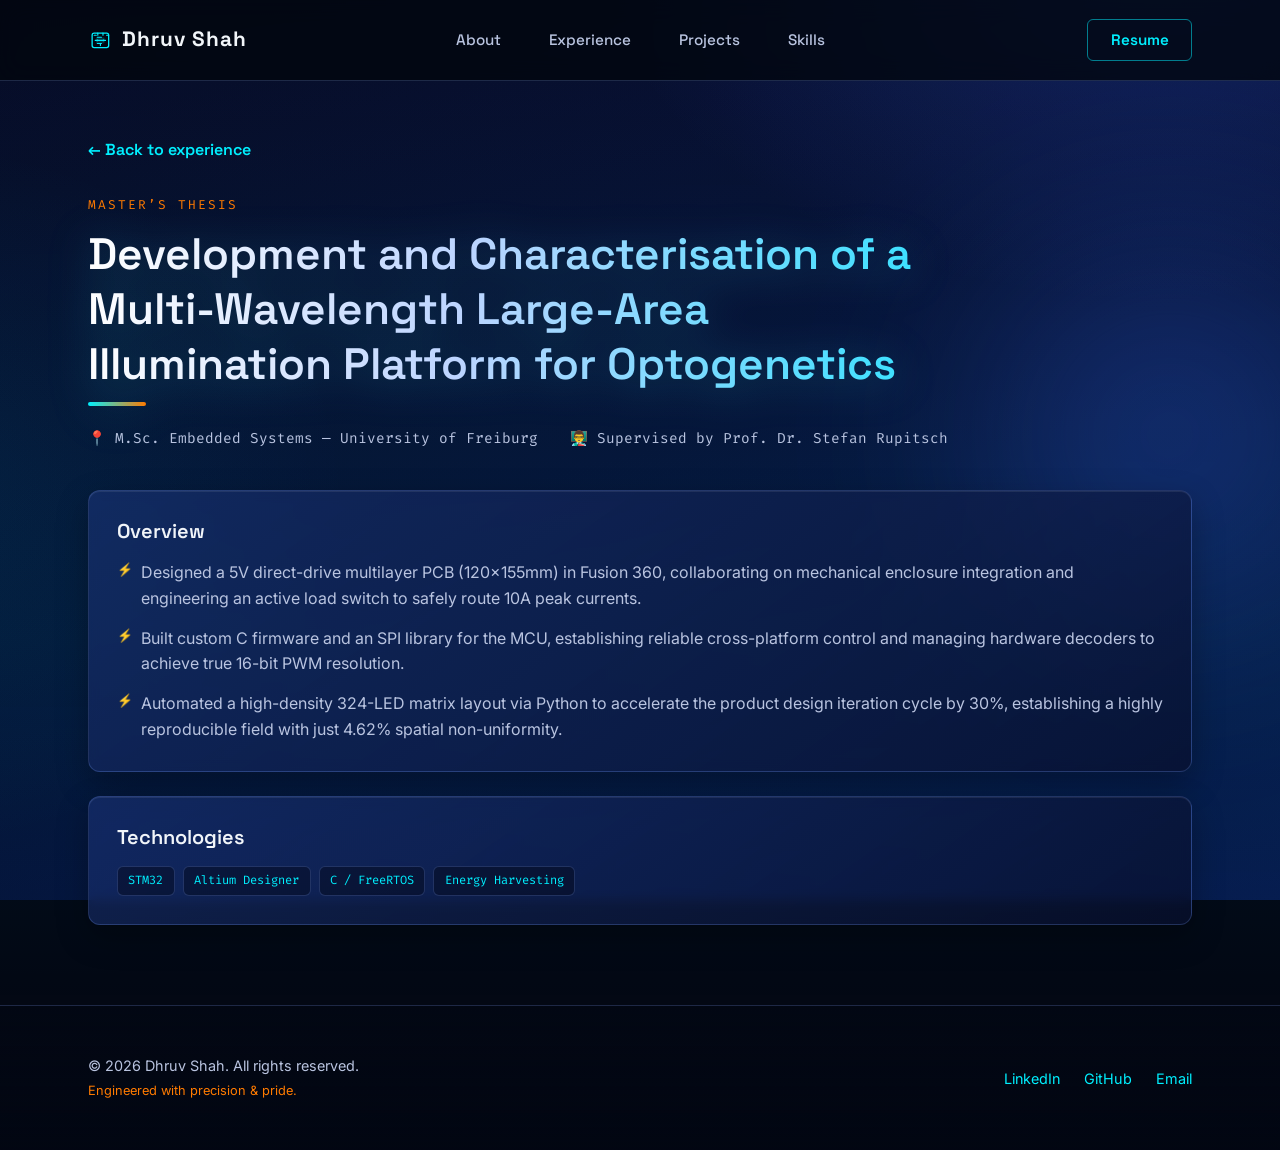
<file: thesis.html>
<!DOCTYPE html>
<html lang="en">
<head>
  <meta charset="UTF-8" />
  <meta name="viewport" content="width=device-width, initial-scale=1.0" />
  <title>Master’s Thesis | Dhruv Shah</title>
  <meta name="description" content="Portfolio of Dhruv Shah, an embedded systems engineer specializing in PCB layout, embedded firmware development, and industrial control systems." />
  
  <!-- Google Fonts -->
  <link rel="preconnect" href="https://fonts.googleapis.com">
  <link rel="preconnect" href="https://fonts.gstatic.com" crossorigin>
  <link href="https://fonts.googleapis.com/css2?family=Fira+Code:wght@400;600&family=Inter:wght@300;400;500;600;700&family=Space+Grotesk:wght@400;500;600;700&display=swap" rel="stylesheet">
  
  <link rel="stylesheet" href="style.css" />
</head>
<body id="top">
  <a class="skip-link" href="#main">Skip to main content</a>

  <!-- Header Section -->
  <header class="site-header">
    <div class="container header-inner">
      <div class="brand">
        <a href="index.html" aria-label="Go to homepage">
          <span class="brand-glyph" aria-hidden="true">
            <svg viewBox="0 0 48 48" role="img" aria-hidden="true">
              <rect x="8" y="10" width="32" height="28" rx="4" fill="none" stroke="currentColor" stroke-width="2.5" />
              <rect x="16" y="18" width="16" height="12" rx="2" fill="currentColor" opacity="0.18" />
              <path d="M19 14v-4m10 4v-4m-5 20v4m-8-20h-4m24 0h4M14 24h20m-16-6h8m-8 12h8" fill="none" stroke="currentColor" stroke-width="2.2" stroke-linecap="round" />
              <circle cx="18" cy="24" r="1.8" fill="currentColor" />
              <circle cx="30" cy="24" r="1.8" fill="currentColor" />
            </svg>
          </span>
          <span class="brand-text">Dhruv Shah</span>
        </a>
      </div>
      <nav class="site-nav" aria-label="Primary navigation">
        <ul class="nav-links">
          <li><a href="index.html#about" class="nav-item">About</a></li>
          <li><a href="index.html#experience" class="nav-item">Experience</a></li>
          <li><a href="index.html#projects" class="nav-item">Projects</a></li>
          <li><a href="index.html#skills" class="nav-item">Skills</a></li>
        </ul>
      </nav>
      <a href="./assets/Dhruv_Shah_Resume.pdf" class="btn nav-resume" download>Resume</a>
      <button id="menu-toggle" class="menu-toggle" aria-label="Open navigation menu" aria-expanded="false" aria-controls="mobile-menu">
        <span class="menu-bar" aria-hidden="true"></span><span class="menu-bar" aria-hidden="true"></span><span class="menu-bar" aria-hidden="true"></span>
      </button>
    </div>
    <div class="mobile-menu" id="mobile-menu">
      <nav aria-label="Mobile navigation">
        <ul class="nav-links mobile-links">
          <li><a href="index.html#about" class="nav-item mobile-link">About</a></li>
          <li><a href="index.html#experience" class="nav-item mobile-link">Experience</a></li>
          <li><a href="index.html#projects" class="nav-item mobile-link">Projects</a></li>
          <li><a href="index.html#skills" class="nav-item mobile-link">Skills</a></li>
          <li><a href="index.html#community" class="nav-item mobile-link">Community</a></li>
          <li><a href="index.html#contact" class="nav-item mobile-link">Contact Me</a></li>
          <li><a href="./assets/Dhruv_Shah_Resume.pdf" class="nav-item mobile-link" download>Resume</a></li>
        </ul>
      </nav>
    </div>
  </header>

  <main id="main" class="subpage">
    <section class="section subpage-section">
      <div class="container">
        <a href="index.html#experience" class="back-link">← Back to experience</a>
        <span class="eyebrow">Master’s Thesis</span>
        <h1 class="page-title">Development and Characterisation of a Multi-Wavelength Large-Area Illumination Platform for Optogenetics</h1>
        <div class="thesis-meta"><span>📍 M.Sc. Embedded Systems — University of Freiburg</span><span>👨‍🏫 Supervised by Prof. Dr. Stefan Rupitsch</span></div>
        <div class="stack">
          <div class="info-card"><h3>Overview</h3><ul class="thesis-points"><li>Designed a 5V direct-drive multilayer PCB (120x155mm) in Fusion 360, collaborating on mechanical enclosure integration and engineering an active load switch to safely route 10A peak currents.</li><li>Built custom C firmware and an SPI library for the MCU, establishing reliable cross-platform control and managing hardware decoders to achieve true 16-bit PWM resolution.</li><li>Automated a high-density 324-LED matrix layout via Python to accelerate the product design iteration cycle by 30%, establishing a highly reproducible field with just 4.62% spatial non-uniformity.</li></ul></div>
          <div class="info-card"><h3>Technologies</h3><div class="chips left"><span class="chip">STM32</span><span class="chip">Altium Designer</span><span class="chip">C / FreeRTOS</span><span class="chip">Energy Harvesting</span></div></div>
        </div>
      </div>
    </section>
  </main>

  <!-- Footer Section -->
  <footer class="site-footer">
    <div class="container footer-inner">
      <div class="footer-brand">
        <p>&copy; <span id="footer-year">2026</span> Dhruv Shah. All rights reserved.</p>
        <p class="footer-tagline">Engineered with precision &amp; pride.</p>
      </div>
      <nav aria-label="Social connections">
        <ul class="social-links">
          <li><a href="https://linkedin.com" target="_blank" rel="noopener noreferrer">LinkedIn</a></li>
          <li><a href="https://github.com" target="_blank" rel="noopener noreferrer">GitHub</a></li>
          <li><a href="mailto:dhruv@dhruvshah.dev">Email</a></li>
        </ul>
      </nav>
    </div>
  </footer>

  <script src="script.js"></script>
</body>
</html>
</file>
<file: style.css>
/* ---------- Custom Fonts & Reset ---------- */
*, *::before, *::after {
  box-sizing: border-box;
}

:root {
  /* Theme Tokens (dark, permanent) */
  --bg-primary: #050b1f;
  --bg-secondary: rgba(8, 17, 48, 0.55);
  --surface-card: rgba(14, 26, 64, 0.62);
  --surface-card-hover: rgba(22, 38, 90, 0.75);
  --border-color: rgba(110, 150, 255, 0.2);
  --border-focus: #00f0ff;
  --accent-blue: #5b8cff;
  --bg-gradient:
    radial-gradient(900px 600px at 88% -5%, rgba(60, 115, 255, 0.38), transparent 60%),
    radial-gradient(800px 600px at -8% 45%, rgba(0, 200, 255, 0.13), transparent 60%),
    radial-gradient(900px 700px at 60% 110%, rgba(91, 70, 255, 0.22), transparent 60%),
    linear-gradient(165deg, #040816 0%, #081845 48%, #0b2a75 100%);
  
  --text-primary: #f1f5f9;
  --text-muted: #94a3b8;
  
  --accent-cyan: #00f0ff;
  --accent-cyan-glow: rgba(0, 240, 255, 0.35);
  --accent-orange: #ff7b00;
  --accent-orange-glow: rgba(255, 123, 0, 0.35);
  --accent-green: #10b981;
  
  --font-heading: 'Space Grotesk', sans-serif;
  --font-body: 'Inter', sans-serif;
  --font-code: 'Fira Code', monospace;
  
  --radius-sm: 6px;
  --radius-md: 12px;
  --radius-lg: 20px;
  
  --transition-fast: 0.2s ease;
  --transition-normal: 0.3s cubic-bezier(0.4, 0, 0.2, 1);
  --transition-slow: 0.6s cubic-bezier(0.4, 0, 0.2, 1);
  
  --shadow-glow: 0 0 20px var(--accent-cyan-glow);
  --max-width-content: 72rem;
}

html {
  scroll-behavior: smooth;
  scroll-padding-top: 80px; /* offset for sticky header */
}

body {
  margin: 0;
  padding: 0;
  background-color: var(--bg-primary);
  color: var(--text-primary);
  font-family: var(--font-body);
  line-height: 1.6;
  overflow-x: hidden;
  transition: background-color var(--transition-normal), color var(--transition-normal);
}

/* ---------- Typography & Base ---------- */
h1, h2, h3, h4 {
  font-family: var(--font-heading);
  font-weight: 600;
  line-height: 1.25;
  margin: 0;
}

p {
  margin: 0 0 1rem;
}

a {
  color: var(--accent-cyan);
  text-decoration: none;
  transition: color var(--transition-fast);
}

a:hover {
  color: var(--accent-orange);
}

img {
  max-width: 100%;
  height: auto;
  display: block;
}

:focus-visible {
  outline: 2px solid var(--accent-cyan);
  outline-offset: 4px;
}

.container {
  width: 100%;
  max-width: var(--max-width-content);
  margin: 0 auto;
  padding: 0 1.5rem;
}

.section {
  padding: 6rem 0;
  position: relative;
  border-bottom: 1px solid var(--border-color);
}

.section-alt {
  background-color: var(--bg-secondary);
}

.section-title {
  font-size: clamp(1.75rem, 3.5vw, 2.5rem);
  font-weight: 700;
  margin-bottom: 2rem;
  display: flex;
  align-items: center;
  gap: 0.75rem;
}

.title-index {
  font-family: var(--font-code);
  font-size: 0.6em;
  color: var(--accent-orange);
  font-weight: 400;
}

.section-header-center {
  text-align: center;
  max-width: 36rem;
  margin: 0 auto 4rem;
}

.section-header-center .section-title {
  justify-content: center;
}

.section-subtitle {
  color: var(--text-muted);
  font-size: 1.1rem;
}

.lede {
  font-size: clamp(1.1rem, 2vw, 1.4rem);
  font-weight: 500;
  color: var(--text-primary);
  margin-bottom: 1.5rem;
}

/* ---------- Layout Utilities ---------- */
.grid {
  display: grid;
  gap: 2rem;
}

.grid-3 {
  grid-template-columns: 1fr;
}

@media (min-width: 48rem) {
  .grid-3 {
    grid-template-columns: repeat(2, 1fr);
  }
}

@media (min-width: 64rem) {
  .grid-3 {
    grid-template-columns: repeat(3, 1fr);
  }
}

.grid-4 {
  grid-template-columns: 1fr;
}

/* One card per row until the wide desktop breakpoint (4-across) */
@media (min-width: 72rem) {
  .grid-4 {
    grid-template-columns: repeat(4, 1fr);
  }
}

/* ---------- Skip link ---------- */
.skip-link {
  position: absolute;
  left: -999px;
  top: 0;
  background: var(--accent-orange);
  color: white;
  padding: 0.75rem 1.5rem;
  z-index: 100;
  border-radius: 0 0 var(--radius-sm) 0;
  font-weight: 600;
}

.skip-link:focus {
  left: 0;
}

/* ---------- Site Header ---------- */
.site-header {
  position: sticky;
  top: 0;
  z-index: 50;
  background-color: rgba(5, 11, 31, 0.72);
  backdrop-filter: blur(12px);
  border-bottom: 1px solid var(--border-color);
  transition: background-color var(--transition-normal), border-color var(--transition-normal);
}

.header-inner {
  display: flex;
  justify-content: space-between;
  align-items: center;
  height: 80px;
}

.brand a {
  display: flex;
  align-items: center;
  gap: 0.6rem;
  font-family: var(--font-heading);
  font-weight: 700;
  font-size: 1.3rem;
  letter-spacing: 1px;
  color: var(--text-primary);
}

.brand-glyph {
  display: inline-flex;
  align-items: center;
  justify-content: center;
  color: var(--accent-cyan);
}

.brand-glyph svg {
  width: 1.55rem;
  height: 1.55rem;
  display: block;
}

.brand a:hover .brand-glyph {
  color: var(--accent-orange);
}

.site-nav {
  display: none;
}

.nav-links {
  list-style: none;
  display: flex;
  align-items: center;
  margin: 0;
  padding: 0;
  gap: 1.5rem;
}

.nav-item {
  font-family: var(--font-heading);
  font-weight: 500;
  font-size: 0.95rem;
  color: var(--text-muted);
  padding: 0.5rem 0.75rem;
  position: relative;
  transition: color var(--transition-fast);
}

.nav-item::after {
  content: '';
  position: absolute;
  bottom: 0;
  left: 0.75rem;
  right: 0.75rem;
  height: 2px;
  background-color: var(--accent-cyan);
  transform: scaleX(0);
  transform-origin: right;
  transition: transform var(--transition-fast);
}

.nav-item:hover,
.nav-item.active {
  color: var(--text-primary);
}

.nav-item:hover::after,
.nav-item.active::after {
  transform: scaleX(1);
  transform-origin: left;
}

@media (min-width: 56rem) {
  .site-nav {
    display: block;
  }
}

/* ---------- Mobile Menu (Hamburger Dropdown) ---------- */
.menu-toggle {
  display: inline-flex;
  flex-direction: column;
  justify-content: center;
  align-items: center;
  gap: 5px;
  width: 42px;
  height: 42px;
  flex-shrink: 0;
  background: none;
  border: 1px solid var(--border-color);
  border-radius: var(--radius-sm);
  cursor: pointer;
  padding: 0;
  transition: border-color var(--transition-fast), background-color var(--transition-fast);
}

.menu-bar {
  display: block;
  width: 18px;
  height: 2px;
  border-radius: 2px;
  background-color: var(--text-muted);
  transition: transform var(--transition-fast), opacity var(--transition-fast), background-color var(--transition-fast);
}

.menu-toggle:hover {
  border-color: var(--accent-cyan);
}

.menu-toggle:hover .menu-bar {
  background-color: var(--accent-cyan);
}

/* Animate 3 bars into an X when open */
.menu-toggle[aria-expanded="true"] .menu-bar:nth-child(1) {
  transform: translateY(7px) rotate(45deg);
}

.menu-toggle[aria-expanded="true"] .menu-bar:nth-child(2) {
  opacity: 0;
}

.menu-toggle[aria-expanded="true"] .menu-bar:nth-child(3) {
  transform: translateY(-7px) rotate(-45deg);
}

/* Dropdown panel that slides down under the sticky header */
.mobile-menu {
  position: absolute;
  top: 100%;
  left: 0;
  right: 0;
  background-color: rgba(5, 11, 31, 0.97);
  backdrop-filter: blur(12px);
  border-bottom: 1px solid var(--border-color);
  box-shadow: 0 24px 40px rgba(0, 0, 0, 0.35);
  opacity: 0;
  visibility: hidden;
  transform: translateY(-12px);
  pointer-events: none;
  transition: opacity var(--transition-normal), transform var(--transition-normal), visibility var(--transition-normal);
}

.mobile-menu.open {
  opacity: 1;
  visibility: visible;
  transform: translateY(0);
  pointer-events: auto;
}

.mobile-links {
  flex-direction: column;
  align-items: stretch;
  gap: 0;
  padding: 0.5rem 0;
}

.mobile-link {
  display: flex;
  align-items: center;
  padding: 1rem 1.5rem;
  font-size: 1rem;
  border-left: 3px solid transparent;
}

.mobile-link.active {
  border-left-color: var(--accent-cyan);
}

@media (min-width: 56rem) {
  .menu-toggle {
    display: none;
  }

  .mobile-menu {
    display: none;
  }
}

/* ---------- Buttons ---------- */
.btn {
  display: inline-flex;
  align-items: center;
  justify-content: center;
  padding: 0.8rem 1.75rem;
  min-height: 48px;
  border-radius: var(--radius-sm);
  font-family: var(--font-heading);
  font-weight: 600;
  font-size: 0.95rem;
  cursor: pointer;
  transition: all var(--transition-fast);
}

.btn-primary {
  background-color: var(--accent-cyan);
  color: #070a13;
  border: 1px solid var(--accent-cyan);
  box-shadow: var(--shadow-glow);
}

.btn-primary:hover {
  background-color: transparent;
  color: var(--accent-cyan);
  transform: translateY(-2px);
}

/* ---------- Hero Section ---------- */
.hero {
  padding: 4rem 0 6rem;
  min-height: calc(100vh - 80px);
  display: flex;
  align-items: center;
  z-index: 1;
}

.hero-inner {
  display: grid;
  grid-template-columns: 1fr;
  gap: 3rem;
  align-items: center;
}

@media (min-width: 64rem) {
  .hero-inner {
    grid-template-columns: 1.2fr 0.8fr;
  }
}

.hero-sub {
  display: block;
  font-size: 1.1rem;
  color: var(--accent-orange);
  font-family: var(--font-code);
  font-weight: 400;
  margin-bottom: 0.5rem;
}

.hero-main {
  font-size: clamp(1.6rem, 3.5vw, 2.75rem);
  font-weight: 700;
  color: var(--text-primary);
  line-height: 1.1;
  display: block;
  margin-bottom: 1rem;
}

.accent-text {
  color: transparent;
  background: linear-gradient(135deg, var(--accent-cyan), var(--accent-orange));
  -webkit-background-clip: text;
  background-clip: text;
}

.dynamic-word {
  color: var(--accent-cyan);
  font-weight: 700;
  border-right: 2px solid var(--accent-cyan);
  padding-right: 4px;
  transition: opacity 0.25s ease;
}

.dynamic-word.fade-out {
  opacity: 0;
}

.hero-desc {
  color: var(--text-muted);
  font-size: 1.1rem;
  margin-bottom: 2rem;
  max-width: 32rem;
}

/* Portrait Visual Frame */
.hero-visual {
  display: flex;
  justify-content: center;
}

.circuit-frame {
  position: relative;
  width: min(100%, 380px);
  aspect-ratio: 1;
  border: 1px solid var(--border-color);
  border-radius: var(--radius-lg);
  padding: 1rem;
  background-color: rgba(12, 17, 34, 0.4);
}

.glow-bg {
  position: absolute;
  top: -10px;
  left: -10px;
  right: -10px;
  bottom: -10px;
  border-radius: calc(var(--radius-lg) + 10px);
  background: radial-gradient(circle, var(--accent-cyan-glow) 0%, transparent 70%);
  z-index: -1;
  filter: blur(20px);
  opacity: 0.7;
}

.portrait-img {
  width: 100%;
  height: 100%;
  object-fit: cover;
  border-radius: var(--radius-md);
  border: 1px solid var(--border-color);
}

.frame-corners .corner {
  position: absolute;
  width: 20px;
  height: 20px;
  border: 3px solid var(--accent-cyan);
}

.frame-corners .top-left {
  top: -2px; left: -2px;
  border-right: none; border-bottom: none;
  border-top-left-radius: var(--radius-lg);
}

.frame-corners .top-right {
  top: -2px; right: -2px;
  border-left: none; border-bottom: none;
  border-top-right-radius: var(--radius-lg);
}

.frame-corners .bottom-left {
  bottom: -2px; left: -2px;
  border-right: none; border-top: none;
  border-bottom-left-radius: var(--radius-lg);
}

.frame-corners .bottom-right {
  bottom: -2px; right: -2px;
  border-left: none; border-top: none;
  border-bottom-right-radius: var(--radius-lg);
}

/* ---------- About Section ---------- */
.about-grid {
  display: grid;
  grid-template-columns: 1fr;
  gap: 4rem;
}

@media (min-width: 64rem) {
  .about-grid {
    grid-template-columns: 1fr 1fr;
  }
}

.about-content p {
  color: var(--text-muted);
  font-size: 1.05rem;
  margin-bottom: 1.5rem;
}

.skills-title {
  font-size: 1.3rem;
  margin-bottom: 2rem;
  border-bottom: 1px solid var(--border-color);
  padding-bottom: 0.5rem;
}

.skills-grid {
  display: grid;
  grid-template-columns: 1fr;
  gap: 1.25rem;
}

@media (min-width: 30rem) {
  .skills-grid {
    grid-template-columns: repeat(2, 1fr);
  }
}

.skill-card {
  background-color: var(--surface-card);
  border: 1px solid var(--border-color);
  border-radius: var(--radius-md);
  padding: 1.25rem;
  transition: transform var(--transition-fast), border-color var(--transition-fast), box-shadow var(--transition-fast);
}

.skill-card:hover {
  transform: translateY(-4px);
  border-color: var(--accent-cyan);
  box-shadow: var(--shadow-glow);
}

.skill-icon {
  font-size: 1.5rem;
  margin-bottom: 0.75rem;
}

.skill-card h4 {
  font-size: 1.1rem;
  margin-bottom: 0.4rem;
}

.skill-card p {
  color: var(--text-muted);
  font-size: 0.85rem;
  margin: 0;
  line-height: 1.5;
}

/* ---------- Services Section ---------- */
.service-card {
  background-color: var(--surface-card);
  border: 1px solid var(--border-color);
  border-radius: var(--radius-md);
  padding: 2.5rem 2rem;
  position: relative;
  overflow: hidden;
  transition: transform var(--transition-fast), border-color var(--transition-fast);
}

.service-card:hover {
  transform: translateY(-6px);
  border-color: var(--accent-orange);
}

.service-card h3 {
  font-size: 1.4rem;
  margin-bottom: 1rem;
  margin-top: 0;
}

.service-card p {
  color: var(--text-muted);
  font-size: 0.95rem;
  margin-bottom: 1.5rem;
}

.service-features {
  list-style: none;
  padding: 0;
  margin: 0;
  display: flex;
  flex-direction: column;
  gap: 0.5rem;
}

.service-features li {
  font-size: 0.9rem;
  color: var(--text-primary);
  display: flex;
  align-items: center;
  gap: 0.5rem;
}

.service-features li::before {
  content: '⚡';
  color: var(--accent-orange);
  font-size: 0.8rem;
}

.hidden {
  display: none !important;
}

/* ---------- Projects Section ---------- */
.project-card {
  display: flex;
  flex-direction: column;
  padding: 0;
  overflow: hidden;
  height: 100%;
  background-color: var(--surface-card);
  border: 1px solid var(--border-color);
  border-radius: var(--radius-md);
  transition: transform var(--transition-fast), border-color var(--transition-fast), box-shadow var(--transition-fast);
}

.project-card:hover {
  transform: translateY(-6px);
  border-color: var(--accent-cyan);
  box-shadow: var(--shadow-glow);
}

.project-img-wrapper {
  position: relative;
  aspect-ratio: 16 / 10;
  overflow: hidden;
  border-bottom: 1px solid var(--border-color);
}

.project-img-wrapper img {
  width: 100%;
  height: 100%;
  object-fit: cover;
  transition: transform 0.5s ease;
}

.project-card:hover .project-img-wrapper img {
  transform: scale(1.05);
}

.project-tags {
  position: absolute;
  bottom: 0.75rem;
  left: 0.75rem;
  display: flex;
  flex-wrap: wrap;
  gap: 0.4rem;
}

.project-tags span {
  font-family: var(--font-code);
  font-size: 0.75rem;
  background-color: rgba(5, 11, 31, 0.72);
  border: 1px solid var(--border-color);
  color: var(--accent-cyan);
  padding: 0.25rem 0.5rem;
  border-radius: var(--radius-sm);
  backdrop-filter: blur(4px);
}

.project-content {
  padding: 1.5rem;
  display: flex;
  flex-direction: column;
  flex-grow: 1;
}

.project-content h3 {
  font-size: 1.25rem;
  margin-bottom: 0.75rem;
}

.project-content p {
  color: var(--text-muted);
  font-size: 0.9rem;
  line-height: 1.6;
  margin-bottom: 1.5rem;
  flex-grow: 1;
}

.project-footer {
  margin-top: auto;
  border-top: 1px solid var(--border-color);
  padding-top: 1rem;
}

.project-status-tag {
  font-size: 0.8rem;
  font-weight: 600;
  color: var(--accent-orange);
  text-transform: uppercase;
  letter-spacing: 0.5px;
}

/* Compact 4-across projects */
.projects-grid .project-content {
  padding: 1.25rem;
}

.projects-grid .project-content h3 {
  font-size: 1.1rem;
  margin-bottom: 0.6rem;
}

.projects-grid .project-content p {
  font-size: 0.85rem;
  margin-bottom: 1.25rem;
}

.projects-grid .project-tags span {
  font-size: 0.7rem;
}

/* ---------- Work Experience Timeline ---------- */
.timeline {
  position: relative;
  max-width: 52rem;
  margin: 0 auto;
}

.timeline::before {
  content: '';
  position: absolute;
  left: 14px;
  top: 4px;
  bottom: 4px;
  width: 2px;
  background: linear-gradient(to bottom, var(--accent-cyan), var(--accent-orange));
  opacity: 0.35;
}

.timeline-item {
  position: relative;
  padding-left: 44px;
  margin-bottom: 2rem;
}

.timeline-marker {
  position: absolute;
  left: 8px;
  top: 1.75rem;
  width: 14px;
  height: 14px;
  border-radius: 50%;
  background-color: var(--bg-primary);
  border: 3px solid var(--accent-cyan);
  box-shadow: 0 0 12px var(--accent-cyan-glow);
}

.experience-card {
  background-color: var(--surface-card);
  border: 1px solid var(--border-color);
  border-radius: var(--radius-md);
  padding: 1.75rem;
  transition: transform var(--transition-fast), border-color var(--transition-fast), box-shadow var(--transition-fast);
}

.experience-card:hover {
  transform: translateY(-4px);
  border-color: var(--accent-cyan);
  box-shadow: var(--shadow-glow);
}

.exp-head h3 {
  font-size: 1.4rem;
  margin-bottom: 0.25rem;
}

.exp-company {
  color: var(--accent-cyan);
  font-weight: 600;
  margin-bottom: 0.5rem;
}

.exp-meta {
  display: flex;
  flex-wrap: wrap;
  gap: 0.5rem 1.75rem;
  font-family: var(--font-code);
  font-size: 0.85rem;
  color: var(--text-muted);
}

.exp-meta span::before {
  content: '▹ ';
  color: var(--accent-orange);
}

.exp-summary {
  color: var(--text-muted);
  font-size: 0.95rem;
  margin-top: 1rem;
}

.exp-details {
  max-height: 0;
  overflow: hidden;
  opacity: 0;
  transition: max-height 0.45s ease, opacity 0.35s ease;
}

.exp-details.open {
  max-height: 600px;
  opacity: 1;
}

.exp-details ul {
  list-style: none;
  margin: 1rem 0 0;
  padding: 0;
  display: grid;
  gap: 0.5rem;
}

.exp-details li {
  position: relative;
  padding-left: 1.25rem;
  color: var(--text-muted);
  font-size: 0.9rem;
}

.exp-details li::before {
  content: '⚡';
  position: absolute;
  left: 0;
  color: var(--accent-orange);
  font-size: 0.8rem;
}

.exp-toggle {
  margin-top: 1.25rem;
  background: none;
  border: 1px solid var(--border-color);
  border-radius: var(--radius-sm);
  color: var(--accent-cyan);
  font-family: var(--font-heading);
  font-weight: 600;
  font-size: 0.85rem;
  padding: 0.5rem 1.25rem;
  cursor: pointer;
  transition: border-color var(--transition-fast), color var(--transition-fast), background-color var(--transition-fast);
}

.exp-toggle:hover {
  border-color: var(--accent-cyan);
  background-color: var(--accent-cyan-glow);
}

.exp-toggle-icon {
  margin-left: 0.4rem;
  display: inline-block;
  transition: transform var(--transition-fast);
}

.exp-toggle[aria-expanded="true"] .exp-toggle-icon {
  transform: rotate(180deg);
}

/* ---------- Skills Section ---------- */
.skills-topic-grid {
  display: grid;
  grid-template-columns: 1fr;
  gap: 1.5rem;
}

/* One card per row until the wide desktop breakpoint (4-across) */
@media (min-width: 72rem) {
  .skills-topic-grid {
    grid-template-columns: repeat(4, 1fr);
  }
}

.skill-topic-card {
  padding: 1.75rem;
}

.skill-topic-card h4 {
  font-size: 1.3rem;
  margin-bottom: 1rem;
  padding-bottom: 0.5rem;
  border-bottom: 1px solid var(--border-color);
}

.skill-topic-card ul {
  list-style: none;
  margin: 0;
  padding: 0;
  display: grid;
  gap: 0.6rem;
}

.skill-topic-card li {
  position: relative;
  padding-left: 1.1rem;
  color: var(--text-muted);
  font-size: 0.9rem;
}

.skill-topic-card li::before {
  content: '▹';
  position: absolute;
  left: 0;
  color: var(--accent-orange);
}

/* ---------- Community Section ---------- */
.community-card h3 {
  font-size: 1.3rem;
  margin-bottom: 0.75rem;
}

.community-card p {
  font-size: 0.9rem;
}

/* ---------- Contact Section ---------- */
.contact-grid {
  display: grid;
  grid-template-columns: 1fr;
  gap: 4rem;
}

@media (min-width: 64rem) {
  .contact-grid {
    grid-template-columns: 0.9fr 1.1fr;
    align-items: start;
  }
}

.contact-info-panel p {
  color: var(--text-muted);
  font-size: 1.05rem;
  margin-bottom: 2rem;
}

/* Mock terminal console stats */
.terminal-stats {
  background-color: var(--bg-primary);
  border: 1px solid var(--border-color);
  border-radius: var(--radius-md);
  padding: 1.25rem;
  font-family: var(--font-code);
  font-size: 0.9rem;
  margin-bottom: 2.5rem;
  box-shadow: inset 0 2px 4px rgba(0,0,0,0.15);
}

.stat-line {
  margin-bottom: 0.5rem;
}

.stat-line:last-child {
  margin-bottom: 0;
}

.terminal-prompt {
  color: var(--accent-orange);
  font-weight: bold;
}

.term-key {
  color: var(--text-primary);
}

.term-val {
  color: var(--accent-cyan);
}

.term-val.val-green {
  color: var(--accent-green);
  font-weight: 600;
}

/* Contact methods details */
.contact-methods {
  font-style: normal;
  display: flex;
  flex-direction: column;
  gap: 1.5rem;
}

.method-item {
  display: flex;
  align-items: center;
  gap: 1rem;
}

.method-icon {
  font-size: 1.75rem;
  width: 44px;
  height: 44px;
  border-radius: var(--radius-sm);
  background-color: var(--surface-card);
  border: 1px solid var(--border-color);
  display: flex;
  align-items: center;
  justify-content: center;
}

.method-details {
  display: flex;
  flex-direction: column;
}

.method-label {
  font-size: 0.8rem;
  color: var(--text-muted);
}

.method-link {
  font-weight: 600;
  font-size: 1.05rem;
  color: var(--text-primary);
}

.method-link:hover {
  color: var(--accent-cyan);
}

/* Simulated terminal form window */
.terminal-window {
  border: 1px solid var(--border-color);
  border-radius: var(--radius-md);
  overflow: hidden;
  box-shadow: 0 10px 30px rgba(0,0,0,0.3);
}

.terminal-bar {
  background-color: var(--bg-primary);
  border-bottom: 1px solid var(--border-color);
  padding: 0.75rem 1rem;
  display: flex;
  align-items: center;
  position: relative;
}

.terminal-buttons {
  display: flex;
  gap: 0.4rem;
}

.t-btn {
  width: 10px;
  height: 10px;
  border-radius: 50%;
  display: inline-block;
}

.t-btn-red { background-color: #ef4444; }
.t-btn-yellow { background-color: #eab308; }
.t-btn-green { background-color: #22c55e; }

.terminal-title {
  color: var(--text-muted);
  font-family: var(--font-code);
  font-size: 0.8rem;
  position: absolute;
  left: 50%;
  transform: translateX(-50%);
}

.terminal-body-content {
  background-color: var(--surface-card);
  padding: 2rem;
}

.contact-form {
  display: flex;
  flex-direction: column;
  gap: 1.25rem;
}

.form-fields {
  display: flex;
  flex-direction: column;
  gap: 1.25rem;
}

.field {
  display: flex;
  flex-direction: column;
  gap: 0.5rem;
  margin: 0;
}

.field label {
  font-size: 0.85rem;
  font-weight: 600;
  color: var(--text-primary);
}

.contact-form input,
.contact-form textarea {
  font-family: var(--font-body);
  background-color: var(--bg-primary);
  color: var(--text-primary);
  border: 1px solid var(--border-color);
  border-radius: var(--radius-sm);
  padding: 0.75rem 1rem;
  min-height: 46px;
  width: 100%;
  transition: border-color var(--transition-fast), box-shadow var(--transition-fast);
}

.contact-form textarea {
  min-height: 120px;
  resize: vertical;
}

.contact-form input:focus,
.contact-form textarea:focus {
  outline: none;
  border-color: var(--accent-cyan);
  box-shadow: 0 0 8px var(--accent-cyan-glow);
}

.form-actions {
  display: flex;
  justify-content: flex-end;
  margin-top: 0.5rem;
}

.btn-submit-form {
  width: 100%;
}

@media (min-width: 30rem) {
  .btn-submit-form {
    width: auto;
  }
}

/* Console logs output */
.console-output {
  font-family: var(--font-code);
  font-size: 0.85rem;
  background-color: #070a13;
  color: #10b981;
  padding: 1.25rem;
  border-radius: var(--radius-sm);
  border: 1px solid #1e2c4f;
  margin-top: 1rem;
  white-space: pre-wrap;
  line-height: 1.5;
  max-height: 250px;
  overflow-y: auto;
}

.console-output.error {
  color: #f87171;
}

.btn-loader {
  display: inline-block;
  width: 18px;
  height: 18px;
  border: 2px solid rgba(7, 10, 19, 0.4);
  border-radius: 50%;
  border-top-color: #070a13;
  animation: spin 0.8s linear infinite;
  margin-left: 0.5rem;
}

@keyframes spin {
  to { transform: rotate(360deg); }
}

/* ---------- Footer Section ---------- */
.site-footer {
  background-color: var(--bg-primary);
  border-top: 1px solid var(--border-color);
  padding: 3rem 0;
  color: var(--text-muted);
  font-size: 0.9rem;
}

.footer-inner {
  display: flex;
  flex-direction: column;
  gap: 1.5rem;
  text-align: center;
}

@media (min-width: 48rem) {
  .footer-inner {
    flex-direction: row;
    justify-content: space-between;
    text-align: left;
    align-items: center;
  }
}

.footer-brand p {
  margin: 0;
}

.footer-tagline {
  font-size: 0.8rem;
  color: var(--accent-orange);
  margin-top: 0.25rem !important;
}

.social-links {
  list-style: none;
  padding: 0;
  margin: 0;
  display: flex;
  justify-content: center;
  gap: 1.5rem;
}

/* ---------- Accessibility & Motion ---------- */
@media (prefers-reduced-motion: reduce) {
  html {
    scroll-behavior: auto;
  }
  * {
    transition: none !important;
    animation: none !important;
  }
}

/* =====================================================
   REDESIGN LAYER (gradient theme + new components)
   ===================================================== */
body::before { content: ''; position: fixed; inset: 0; z-index: -1; background: var(--bg-gradient); pointer-events: none; }
.section { border-bottom-color: var(--border-color); }
.site-footer { background-color: rgba(5, 11, 31, 0.7); }
.skill-card, .service-card, .experience-card, .project-card, .terminal-body-content { backdrop-filter: blur(6px); }
.modal-dialog { background-color: #0a1438; }

/* Navbar: 3 zones */
.header-inner { display: grid; grid-template-columns: 1fr auto; gap: 1rem; }
.menu-toggle { justify-self: end; }
.nav-resume { display: none; }
@media (min-width: 56rem) {
  .header-inner { grid-template-columns: 1fr auto 1fr; }
  .nav-resume { display: inline-flex; justify-self: end; min-height: 42px; padding: 0.45rem 1.4rem; }
}

/* Hero socials */
.social-btns { display: flex; flex-wrap: wrap; gap: 0.75rem; }
.social-btn { width: 46px; height: 46px; display: grid; place-items: center; color: var(--text-primary); background: var(--surface-card); border: 1px solid var(--border-color); border-radius: 12px; transition: transform var(--transition-fast), color var(--transition-fast), border-color var(--transition-fast), box-shadow var(--transition-fast); }
.social-btn img { width: 22px; height: 22px; filter: brightness(0) invert(1); transition: filter var(--transition-fast); }
.social-btn:hover img { filter: brightness(0) invert(1) drop-shadow(0 0 6px #00f0ff); }
.social-btn:hover { color: var(--accent-cyan); border-color: var(--accent-cyan); box-shadow: var(--shadow-glow); transform: translateY(-3px); }

/* Tabs (About, Projects, Community, Certifications) */
.head-row { display: flex; align-items: center; justify-content: space-between; flex-wrap: wrap; gap: 1.25rem; margin-bottom: 2.5rem; }
.head-row .section-title { margin-bottom: 0; }
.filter-row { display: flex; justify-content: center; margin-bottom: 2.5rem; }
.tablist { display: inline-flex; flex-wrap: wrap; gap: 0.35rem; padding: 0.35rem; background: var(--surface-card); border: 1px solid var(--border-color); border-radius: 14px; }
.tab { font-family: var(--font-heading); font-weight: 600; font-size: 0.9rem; padding: 0.55rem 1.15rem; border-radius: 10px; border: 1px solid transparent; background: transparent; color: var(--text-muted); cursor: pointer; transition: all var(--transition-fast); }
.tab:hover { color: var(--text-primary); }
.tab.active { background: var(--accent-cyan); color: #050b1f; box-shadow: var(--shadow-glow); }
.tab-pane { display: none; }
.tab-pane.active { display: block; animation: paneIn 0.35s ease; }
@keyframes paneIn { from { opacity: 0; transform: translateY(8px); } to { opacity: 1; transform: none; } }

.beyond-box { max-width: 52rem; background: var(--surface-card); border: 1px solid var(--border-color); border-radius: var(--radius-lg); padding: clamp(1.5rem, 4vw, 2.5rem); }
.beyond-box p { color: var(--text-muted); font-size: 1.05rem; }
.beyond-box p:last-child { margin-bottom: 0; }

/* Experience cards */
.experience-card { position: relative; }
.exp-top { display: flex; justify-content: space-between; align-items: flex-start; gap: 1rem; }
.exp-title { font-size: 1.25rem; }
.exp-title .exp-company { color: var(--accent-cyan); font-weight: 600; }
.exp-date { flex-shrink: 0; font-family: var(--font-code); font-size: 0.8rem; color: var(--text-primary); background: rgba(91, 140, 255, 0.16); border: 1px solid var(--border-color); border-radius: var(--radius-sm); padding: 0.35rem 0.7rem; }
.exp-location { display: inline-block; margin-top: 0.5rem; font-family: var(--font-code); font-size: 0.8rem; color: var(--text-muted); }
.exp-location::before { content: '▹ '; color: var(--accent-orange); }
.exp-body { margin-top: 1rem; padding: 1rem 1.1rem; background: rgba(255, 255, 255, 0.04); border: 1px solid var(--border-color); border-radius: var(--radius-sm); }
.exp-body .exp-summary { margin: 0; }
.exp-foot { display: flex; justify-content: space-between; align-items: center; flex-wrap: wrap; gap: 0.75rem; margin-top: 1.1rem; }
.exp-foot .exp-toggle { margin: 0; display: inline-block; }
.chips { display: flex; flex-wrap: wrap; gap: 0.5rem; margin-left: auto; }
.chip { font-family: var(--font-code); font-size: 0.75rem; color: var(--accent-cyan); background: rgba(5, 11, 31, 0.55); border: 1px solid var(--border-color); border-radius: var(--radius-sm); padding: 0.3rem 0.65rem; }
.is-thesis { border-color: rgba(255, 123, 0, 0.45); box-shadow: 0 0 26px rgba(255, 123, 0, 0.12); }
.thesis-badge { position: absolute; top: -13px; right: 1.25rem; font-family: var(--font-code); font-size: 0.72rem; font-weight: 600; letter-spacing: 1.5px; text-transform: uppercase; color: var(--accent-orange); background: #1a1230; border: 1px solid var(--accent-orange); border-radius: 999px; padding: 0.25rem 0.85rem; box-shadow: 0 0 16px var(--accent-orange-glow); animation: badgeGlow 2.4s ease-in-out infinite; }
@keyframes badgeGlow { 50% { box-shadow: 0 0 28px rgba(255, 123, 0, 0.7); } }
.exp-more-list { display: none; }
.exp-more-list.open { display: block; }
.exp-all { text-align: center; margin-top: 1rem; }
.btn-outline { background: transparent; color: var(--accent-cyan); border: 1px solid var(--accent-cyan); }
.btn-outline:hover { background: var(--accent-cyan-glow); color: var(--text-primary); transform: translateY(-2px); }
.btn-outline[aria-expanded="true"] .exp-toggle-icon { transform: rotate(180deg); }

/* Projects: 3-across */
.projects-grid { display: grid; grid-template-columns: 1fr; gap: 2rem; }
@media (min-width: 48rem) { .projects-grid { grid-template-columns: repeat(2, 1fr); } }
@media (min-width: 64rem) { .projects-grid { grid-template-columns: repeat(3, 1fr); } }

/* Skills chips + certifications */
.skill-topic-card .chip-list { display: flex; flex-wrap: wrap; gap: 0.5rem; }
.skill-topic-card .chip-list li { padding: 0.3rem 0.8rem; border: 1px solid var(--border-color); border-radius: 999px; background: rgba(255, 255, 255, 0.04); font-size: 0.85rem; }
.skill-topic-card .chip-list li::before { display: none; }
.cert-bar { display: flex; justify-content: space-between; align-items: center; flex-wrap: wrap; gap: 1rem; margin-top: 2rem; padding: 1.5rem 1.75rem; background: var(--surface-card); border: 1px solid var(--border-color); border-radius: var(--radius-md); }
.cert-bar h3 { font-size: 1.2rem; margin-bottom: 0.25rem; }
.cert-bar p { margin: 0; color: var(--text-muted); font-size: 0.9rem; }
.cert-grid { list-style: none; margin: 0; padding: 0; display: grid; grid-template-columns: repeat(2, 1fr); gap: 0.75rem; }
@media (max-width: 40rem) { .cert-grid { grid-template-columns: 1fr; } }
.cert-card { display: flex; flex-direction: column; align-items: flex-start; gap: 0.4rem; padding: 1rem; background: rgba(5, 11, 31, 0.55); border: 1px solid var(--border-color); border-radius: var(--radius-sm); }
.cert-meta { color: var(--text-muted); font-size: 0.85rem; }

/* Community */
.community-desc { color: var(--text-muted); margin-bottom: 2rem; }
.community-card h3 { font-size: 1.1rem; margin-bottom: 1rem; }
.community-card .source-link { font-size: 0.85rem; font-weight: 600; }

/* Thesis page (blank) */
.thesis-page { padding: 3rem 1.5rem; }
.back-link { font-family: var(--font-heading); font-weight: 600; }

@media (max-width: 40rem) {
  .exp-top { flex-direction: column; }
  .chips { margin-left: 0; }
}

/* =====================================================
   REVISION 2: darker gradient, calmer controls, no numbering
   ===================================================== */
:root {
  --bg-primary: #030814;
  --bg-secondary: rgba(3, 9, 28, 0.55);
  --surface-card: rgba(9, 19, 50, 0.72);
  --border-color: rgba(130, 165, 255, 0.22);
  --text-muted: #b9c4e0;
  --bg-gradient:
    radial-gradient(900px 600px at 90% -8%, rgba(50, 100, 235, 0.26), transparent 62%),
    radial-gradient(800px 600px at -10% 55%, rgba(0, 170, 235, 0.08), transparent 60%),
    linear-gradient(165deg, #01040d 0%, #040d2b 50%, #071a4d 100%);
}
.site-header { background-color: rgba(3, 8, 20, 0.78); }

/* Resume: subtle outlined button */
.nav-resume { background: transparent; color: var(--accent-cyan); border: 1px solid rgba(0, 240, 255, 0.5); box-shadow: none; }
.nav-resume:hover { background: rgba(0, 240, 255, 0.1); color: #fff; transform: none; }

/* Tabs: visible outlined pills, light-filled when selected */
.tablist { display: flex; flex-wrap: wrap; gap: 0.6rem; padding: 0; background: none; border: 0; border-radius: 0; }
.tab { border: 1px solid rgba(160, 185, 255, 0.45); background: rgba(255, 255, 255, 0.05); color: #e1e8ff; border-radius: 999px; padding: 0.6rem 1.4rem; font-size: 0.95rem; }
.tab:hover { border-color: #fff; color: #fff; background: rgba(255, 255, 255, 0.12); }
.tab.active { background: #e6edff; color: #050b1f; border-color: #e6edff; box-shadow: none; }

/* About */
.head-stack { margin-bottom: 2rem; }
.head-stack .section-title { margin-bottom: 1.25rem; }
.info-card { background: var(--surface-card); border: 1px solid var(--border-color); border-radius: var(--radius-md); padding: 1.75rem; backdrop-filter: blur(6px); }
.info-card h3 { font-size: 1.25rem; margin-bottom: 1rem; }
.info-card p { color: var(--text-muted); margin-bottom: 1rem; }
.info-card p:last-child { margin-bottom: 0; }
.beyond-box { max-width: none; border-radius: var(--radius-md); padding: 1.75rem; }
.pro-grid { display: grid; grid-template-columns: 1fr; gap: 1.5rem; }
@media (min-width: 64rem) { .pro-grid { grid-template-columns: 1fr 1fr; } }
.focus-list { list-style: none; margin: 0 0 1.25rem; padding: 0; display: grid; gap: 0.85rem; }
.focus-list li { color: var(--text-muted); font-size: 0.95rem; }
.focus-list strong, .edu strong { display: block; color: var(--text-primary); font-family: var(--font-heading); }
.edu { padding-top: 1rem; border-top: 1px solid var(--border-color); }

/* Sub pages (thesis, certifications) */
.subpage-section { border-bottom: 0; padding: 3.5rem 0 5rem; min-height: 70vh; }
.back-link { display: inline-block; margin-bottom: 2rem; }
.eyebrow { display: block; margin-bottom: 0.75rem; font-family: var(--font-code); font-size: 0.8rem; letter-spacing: 2px; text-transform: uppercase; color: var(--accent-orange); }
.page-title { font-size: clamp(1.8rem, 4vw, 2.75rem); margin-bottom: 1rem; max-width: 52rem; }
.thesis-meta { display: flex; flex-wrap: wrap; gap: 0.75rem 2rem; margin-bottom: 2.5rem; font-family: var(--font-code); font-size: 0.9rem; color: var(--text-muted); }
.stack { display: grid; gap: 1.5rem; }
.thesis-points { list-style: none; margin: 0; padding: 0; display: grid; gap: 0.9rem; }
.thesis-points li { position: relative; padding-left: 1.5rem; color: var(--text-muted); }
.thesis-points li::before { content: '⚡'; position: absolute; left: 0; font-size: 0.8rem; color: var(--accent-orange); }
.chips.left { margin-left: 0; }
.cert-sub { margin-bottom: 1.75rem; }
.cert-filter { margin-bottom: 2rem; }
.cert-page-grid { grid-template-columns: 1fr; }
@media (min-width: 40rem) { .cert-page-grid { grid-template-columns: repeat(2, 1fr); } }
@media (min-width: 64rem) { .cert-page-grid { grid-template-columns: repeat(3, 1fr); } }

/* =====================================================
   REVISION 3: richer gradients, shaded headings, motion
   ===================================================== */

/* --- Section gradients: each section gets its own tint that fades at the edges --- */
.section { overflow: hidden; border-bottom: 0; }
.section > .container { position: relative; z-index: 1; }
.section::before { content: ''; position: absolute; z-index: 0; width: 560px; height: 560px; top: 8%; right: -170px; border-radius: 50%; background: radial-gradient(circle, var(--orb, #3b6cff), transparent 70%); filter: blur(90px); opacity: 0.32; pointer-events: none; }
main > section:nth-of-type(even)::before { right: auto; left: -190px; }
#about { --orb: #6a5cff; background: linear-gradient(180deg, transparent 0%, rgba(70, 90, 255, 0.16) 35%, rgba(110, 70, 255, 0.12) 75%, transparent 100%); }
#experience { --orb: #00c8ff; background: linear-gradient(180deg, transparent 0%, rgba(0, 190, 230, 0.10) 30%, rgba(30, 90, 230, 0.16) 75%, transparent 100%); }
#projects { --orb: #5b8cff; background: linear-gradient(180deg, transparent 0%, rgba(80, 60, 230, 0.16) 35%, rgba(0, 120, 255, 0.12) 75%, transparent 100%); }
#skills { --orb: #9b5cff; background: linear-gradient(180deg, transparent 0%, rgba(0, 160, 255, 0.12) 30%, rgba(150, 70, 255, 0.15) 75%, transparent 100%); }
#community { --orb: #00d3b0; background: linear-gradient(180deg, transparent 0%, rgba(0, 200, 180, 0.10) 30%, rgba(40, 100, 240, 0.15) 75%, transparent 100%); }
#contact { --orb: #5b6cff; background: linear-gradient(180deg, transparent 0%, rgba(60, 90, 255, 0.16) 40%, rgba(130, 60, 230, 0.15) 100%); }
.subpage-section { background: linear-gradient(180deg, rgba(60, 90, 255, 0.10), rgba(0, 190, 230, 0.07) 60%, transparent); }

/* --- Hero atmosphere --- */
.hero { position: relative; overflow: hidden; }
.hero-inner { position: relative; z-index: 1; }
.hero::before, .hero::after { content: ''; position: absolute; border-radius: 50%; pointer-events: none; filter: blur(100px); }
.hero::before { width: 640px; height: 640px; right: -120px; top: -80px; background: radial-gradient(circle, rgba(0, 190, 255, 0.40), rgba(60, 100, 255, 0.18) 55%, transparent 72%); }
.hero::after { width: 520px; height: 520px; left: -160px; bottom: -120px; background: radial-gradient(circle, rgba(130, 80, 255, 0.30), transparent 70%); }
.accent-text { background: linear-gradient(110deg, #00f0ff, #5b8cff, #ff7b00, #00f0ff); background-size: 300% 100%; -webkit-background-clip: text; background-clip: text; animation: shimmer 8s linear infinite; }
@keyframes shimmer { to { background-position: 300% 0; } }
.glow-bg { opacity: 1; filter: blur(38px); background: radial-gradient(circle, rgba(0, 240, 255, 0.45), rgba(91, 140, 255, 0.25) 45%, transparent 72%); }
.circuit-frame { animation: floaty 7s ease-in-out infinite; border-color: rgba(130, 190, 255, 0.4); }
@keyframes floaty { 50% { transform: translateY(-10px); } }

/* --- Shaded headings with accent bar --- */
.section-title, .page-title { position: relative; width: fit-content; padding-bottom: 0.2rem; background: linear-gradient(95deg, #ffffff 0%, #bcd4ff 45%, #38e1ff 100%); -webkit-background-clip: text; background-clip: text; color: transparent; filter: drop-shadow(0 4px 22px rgba(56, 225, 255, 0.28)); }
.section-title::after, .page-title::after { content: ''; position: absolute; left: 0; bottom: -0.7rem; width: 58px; height: 4px; border-radius: 4px; background: linear-gradient(90deg, var(--accent-cyan), var(--accent-orange)); }
.section-header-center .section-title { margin-left: auto; margin-right: auto; }
.section-header-center .section-title::after { left: 50%; transform: translateX(-50%); }
.page-title { margin-bottom: 2rem; }
.head-row .section-title, .head-stack .section-title { margin-bottom: 1.5rem; }
.head-row { margin-bottom: 3rem; }

/* --- Richer cards --- */
.skill-card, .service-card, .experience-card, .project-card, .info-card, .cert-card, .cert-bar, .terminal-body-content {
  background: linear-gradient(145deg, rgba(30, 56, 130, 0.52), rgba(8, 16, 46, 0.74));
  box-shadow: inset 0 1px 0 rgba(255, 255, 255, 0.08), 0 12px 32px rgba(0, 0, 0, 0.28);
}
.experience-card.is-thesis { box-shadow: inset 0 1px 0 rgba(255, 255, 255, 0.08), 0 0 30px rgba(255, 123, 0, 0.18); }
.exp-body, .chip { background: rgba(3, 8, 24, 0.45); }
.timeline::before { opacity: 0.75; width: 3px; }
.timeline-marker { animation: markerPulse 2.8s ease-in-out infinite; }
@keyframes markerPulse { 50% { box-shadow: 0 0 22px var(--accent-cyan), 0 0 4px var(--accent-cyan); } }
.project-img-wrapper::after { content: ''; position: absolute; inset: 0; background: linear-gradient(180deg, transparent 40%, rgba(3, 8, 20, 0.8)); pointer-events: none; }
.project-tags { z-index: 2; }

/* Skill groups: one accent colour per group */
.skill-topic-card { border-top: 3px solid var(--ac, var(--accent-cyan)); }
.skill-topic-card:nth-child(1) { --ac: #00f0ff; }
.skill-topic-card:nth-child(2) { --ac: #ff9a3c; }
.skill-topic-card:nth-child(3) { --ac: #a78bfa; }
.skill-topic-card:nth-child(4) { --ac: #34d399; }
.skill-topic-card h4 { color: var(--ac); }
.skill-topic-card .chip-list li { transition: all var(--transition-fast); }
.skill-topic-card .chip-list li:hover { border-color: var(--ac); color: var(--text-primary); background: rgba(255, 255, 255, 0.1); transform: translateY(-2px); }

/* --- Buttons --- */
.btn-primary { background: linear-gradient(135deg, #00f0ff, #4f8cff); border-color: transparent; }
.btn-primary:hover { background: rgba(0, 240, 255, 0.12); border-color: var(--accent-cyan); }
.site-footer { background: linear-gradient(180deg, transparent, rgba(2, 6, 18, 0.9)); }

/* --- Scroll reveal (class added by script.js) --- */
.reveal { opacity: 0; transform: translateY(28px); transition: opacity 0.7s ease, transform 0.7s cubic-bezier(0.2, 0.7, 0.2, 1); }
.reveal.in { opacity: 1; transform: none; }
</file>
<file: style_test.css>
/* ---------- Custom Fonts & Reset ---------- */
*, *::before, *::after {
  box-sizing: border-box;
}

:root {
  /* Theme Tokens (dark, permanent) */
  --bg-primary: #070a13;
  --bg-secondary: #0c1122;
  --surface-card: #131b31;
  --surface-card-hover: #1b2644;
  --border-color: #1e2c4f;
  --border-focus: #00f0ff;
  
  --text-primary: #f1f5f9;
  --text-muted: #94a3b8;
  
  --accent-cyan: #00f0ff;
  --accent-cyan-glow: rgba(0, 240, 255, 0.35);
  --accent-orange: #ff7b00;
  --accent-orange-glow: rgba(255, 123, 0, 0.35);
  --accent-green: #10b981;
  
  --font-heading: 'Space Grotesk', sans-serif;
  --font-body: 'Inter', sans-serif;
  --font-code: 'Fira Code', monospace;
  
  --radius-sm: 6px;
  --radius-md: 12px;
  --radius-lg: 20px;
  
  --transition-fast: 0.2s ease;
  --transition-normal: 0.3s cubic-bezier(0.4, 0, 0.2, 1);
  --transition-slow: 0.6s cubic-bezier(0.4, 0, 0.2, 1);
  
  --shadow-glow: 0 0 20px var(--accent-cyan-glow);
  --max-width-content: 72rem;
}

html {
  scroll-behavior: smooth;
  scroll-padding-top: 80px; /* offset for sticky header */
}

body {
  margin: 0;
  padding: 0;
  background-color: var(--bg-primary);
  color: var(--text-primary);
  font-family: var(--font-body);
  line-height: 1.6;
  overflow-x: hidden;
  transition: background-color var(--transition-normal), color var(--transition-normal);
}

/* ---------- Typography & Base ---------- */
h1, h2, h3, h4 {
  font-family: var(--font-heading);
  font-weight: 600;
  line-height: 1.25;
  margin: 0;
}

p {
  margin: 0 0 1rem;
}

a {
  color: var(--accent-cyan);
  text-decoration: none;
  transition: color var(--transition-fast);
}

a:hover {
  color: var(--accent-orange);
}

img {
  max-width: 100%;
  height: auto;
  display: block;
}

:focus-visible {
  outline: 2px solid var(--accent-cyan);
  outline-offset: 4px;
}

.container {
  width: 100%;
  max-width: var(--max-width-content);
  margin: 0 auto;
  padding: 0 1.5rem;
}

.section {
  padding: 6rem 0;
  position: relative;
  border-bottom: 1px solid var(--border-color);
}

.section-alt {
  background-color: var(--bg-secondary);
}

.section-title {
  font-size: clamp(1.75rem, 3.5vw, 2.5rem);
  font-weight: 700;
  margin-bottom: 2rem;
  display: flex;
  align-items: center;
  gap: 0.75rem;
}

.title-index {
  font-family: var(--font-code);
  font-size: 0.6em;
  color: var(--accent-orange);
  font-weight: 400;
}

.section-header-center {
  text-align: center;
  max-width: 36rem;
  margin: 0 auto 4rem;
}

.section-header-center .section-title {
  justify-content: center;
}

.section-subtitle {
  color: var(--text-muted);
  font-size: 1.1rem;
}

.lede {
  font-size: clamp(1.1rem, 2vw, 1.4rem);
  font-weight: 500;
  color: var(--text-primary);
  margin-bottom: 1.5rem;
}

/* ---------- Layout Utilities ---------- */
.grid {
  display: grid;
  gap: 2rem;
}

.grid-3 {
  grid-template-columns: 1fr;
}

@media (min-width: 48rem) {
  .grid-3 {
    grid-template-columns: repeat(2, 1fr);
  }
}

@media (min-width: 64rem) {
  .grid-3 {
    grid-template-columns: repeat(3, 1fr);
  }
}

.grid-4 {
  grid-template-columns: 1fr;
}

/* One card per row until the wide desktop breakpoint (4-across) */
@media (min-width: 72rem) {
  .grid-4 {
    grid-template-columns: repeat(4, 1fr);
  }
}

/* ---------- Background Canvas ---------- */
.canvas-container {
  position: fixed;
  top: 0;
  left: 0;
  width: 100vw;
  height: 100vh;
  z-index: 0;
  pointer-events: none;
  opacity: 0.45;
}

#circuit-canvas {
  width: 100%;
  height: 100%;
  display: block;
}

/* ---------- Skip link ---------- */
.skip-link {
  position: absolute;
  left: -999px;
  top: 0;
  background: var(--accent-orange);
  color: white;
  padding: 0.75rem 1.5rem;
  z-index: 100;
  border-radius: 0 0 var(--radius-sm) 0;
  font-weight: 600;
}

.skip-link:focus {
  left: 0;
}

/* ---------- Site Header ---------- */
.site-header {
  position: sticky;
  top: 0;
  z-index: 50;
  background-color: rgba(7, 10, 19, 0.85);
  backdrop-filter: blur(12px);
  border-bottom: 1px solid var(--border-color);
  transition: background-color var(--transition-normal), border-color var(--transition-normal);
}

.header-inner {
  display: flex;
  justify-content: space-between;
  align-items: center;
  height: 80px;
}

.brand a {
  display: flex;
  align-items: center;
  gap: 0.6rem;
  font-family: var(--font-heading);
  font-weight: 700;
  font-size: 1.3rem;
  letter-spacing: 1px;
  color: var(--text-primary);
}

.brand-glyph {
  display: inline-flex;
  align-items: center;
  justify-content: center;
  color: var(--accent-cyan);
}

.brand-glyph svg {
  width: 1.55rem;
  height: 1.55rem;
  display: block;
}

.brand a:hover .brand-glyph {
  color: var(--accent-orange);
}

.site-nav {
  display: none;
}

.nav-links {
  list-style: none;
  display: flex;
  align-items: center;
  margin: 0;
  padding: 0;
  gap: 1.5rem;
}

.nav-item {
  font-family: var(--font-heading);
  font-weight: 500;
  font-size: 0.95rem;
  color: var(--text-muted);
  padding: 0.5rem 0.75rem;
  position: relative;
  transition: color var(--transition-fast);
}

.nav-item::after {
  content: '';
  position: absolute;
  bottom: 0;
  left: 0.75rem;
  right: 0.75rem;
  height: 2px;
  background-color: var(--accent-cyan);
  transform: scaleX(0);
  transform-origin: right;
  transition: transform var(--transition-fast);
}

.nav-item:hover,
.nav-item.active {
  color: var(--text-primary);
}

.nav-item:hover::after,
.nav-item.active::after {
  transform: scaleX(1);
  transform-origin: left;
}

@media (min-width: 56rem) {
  .site-nav {
    display: block;
  }
}

/* ---------- Mobile Menu (Hamburger Dropdown) ---------- */
.menu-toggle {
  display: inline-flex;
  flex-direction: column;
  justify-content: center;
  align-items: center;
  gap: 5px;
  width: 42px;
  height: 42px;
  flex-shrink: 0;
  background: none;
  border: 1px solid var(--border-color);
  border-radius: var(--radius-sm);
  cursor: pointer;
  padding: 0;
  transition: border-color var(--transition-fast), background-color var(--transition-fast);
}

.menu-bar {
  display: block;
  width: 18px;
  height: 2px;
  border-radius: 2px;
  background-color: var(--text-muted);
  transition: transform var(--transition-fast), opacity var(--transition-fast), background-color var(--transition-fast);
}

.menu-toggle:hover {
  border-color: var(--accent-cyan);
}

.menu-toggle:hover .menu-bar {
  background-color: var(--accent-cyan);
}

/* Animate 3 bars into an X when open */
.menu-toggle[aria-expanded="true"] .menu-bar:nth-child(1) {
  transform: translateY(7px) rotate(45deg);
}

.menu-toggle[aria-expanded="true"] .menu-bar:nth-child(2) {
  opacity: 0;
}

.menu-toggle[aria-expanded="true"] .menu-bar:nth-child(3) {
  transform: translateY(-7px) rotate(-45deg);
}

/* Dropdown panel that slides down under the sticky header */
.mobile-menu {
  position: absolute;
  top: 100%;
  left: 0;
  right: 0;
  background-color: rgba(7, 10, 19, 0.97);
  backdrop-filter: blur(12px);
  border-bottom: 1px solid var(--border-color);
  box-shadow: 0 24px 40px rgba(0, 0, 0, 0.35);
  opacity: 0;
  visibility: hidden;
  transform: translateY(-12px);
  pointer-events: none;
  transition: opacity var(--transition-normal), transform var(--transition-normal), visibility var(--transition-normal);
}

.mobile-menu.open {
  opacity: 1;
  visibility: visible;
  transform: translateY(0);
  pointer-events: auto;
}

.mobile-links {
  flex-direction: column;
  align-items: stretch;
  gap: 0;
  padding: 0.5rem 0;
}

.mobile-link {
  display: flex;
  align-items: center;
  padding: 1rem 1.5rem;
  font-size: 1rem;
  border-left: 3px solid transparent;
}

.mobile-link.active {
  border-left-color: var(--accent-cyan);
}

@media (min-width: 56rem) {
  .menu-toggle {
    display: none;
  }

  .mobile-menu {
    display: none;
  }
}

/* ---------- Buttons ---------- */
.btn {
  display: inline-flex;
  align-items: center;
  justify-content: center;
  padding: 0.8rem 1.75rem;
  min-height: 48px;
  border-radius: var(--radius-sm);
  font-family: var(--font-heading);
  font-weight: 600;
  font-size: 0.95rem;
  cursor: pointer;
  transition: all var(--transition-fast);
}

.btn-primary {
  background-color: var(--accent-cyan);
  color: #070a13;
  border: 1px solid var(--accent-cyan);
  box-shadow: var(--shadow-glow);
}

.btn-primary:hover {
  background-color: transparent;
  color: var(--accent-cyan);
  transform: translateY(-2px);
}

/* ---------- Hero Section ---------- */
.hero {
  padding: 4rem 0 6rem;
  min-height: calc(100vh - 80px);
  display: flex;
  align-items: center;
  z-index: 1;
}

.hero-inner {
  display: grid;
  grid-template-columns: 1fr;
  gap: 3rem;
  align-items: center;
}

@media (min-width: 64rem) {
  .hero-inner {
    grid-template-columns: 1.2fr 0.8fr;
  }
}

.hero-sub {
  display: block;
  font-size: 1.1rem;
  color: var(--accent-orange);
  font-family: var(--font-code);
  font-weight: 400;
  margin-bottom: 0.5rem;
}

.hero-main {
  font-size: clamp(1.6rem, 3.5vw, 2.75rem);
  font-weight: 700;
  color: var(--text-primary);
  line-height: 1.1;
  display: block;
  margin-bottom: 1rem;
}

.accent-text {
  color: transparent;
  background: linear-gradient(135deg, var(--accent-cyan), var(--accent-orange));
  -webkit-background-clip: text;
  background-clip: text;
}

.dynamic-word {
  color: var(--accent-cyan);
  font-weight: 700;
  border-right: 2px solid var(--accent-cyan);
  padding-right: 4px;
  transition: opacity 0.25s ease;
}

.dynamic-word.fade-out {
  opacity: 0;
}

.hero-desc {
  color: var(--text-muted);
  font-size: 1.1rem;
  margin-bottom: 2rem;
  max-width: 32rem;
}

/* Portrait Visual Frame */
.hero-visual {
  display: flex;
  justify-content: center;
}

.circuit-frame {
  position: relative;
  width: min(100%, 380px);
  aspect-ratio: 1;
  border: 1px solid var(--border-color);
  border-radius: var(--radius-lg);
  padding: 1rem;
  background-color: rgba(12, 17, 34, 0.4);
}

.glow-bg {
  position: absolute;
  top: -10px;
  left: -10px;
  right: -10px;
  bottom: -10px;
  border-radius: calc(var(--radius-lg) + 10px);
  background: radial-gradient(circle, var(--accent-cyan-glow) 0%, transparent 70%);
  z-index: -1;
  filter: blur(20px);
  opacity: 0.7;
}

.portrait-img {
  width: 100%;
  height: 100%;
  object-fit: cover;
  border-radius: var(--radius-md);
  border: 1px solid var(--border-color);
}

.frame-corners .corner {
  position: absolute;
  width: 20px;
  height: 20px;
  border: 3px solid var(--accent-cyan);
}

.frame-corners .top-left {
  top: -2px; left: -2px;
  border-right: none; border-bottom: none;
  border-top-left-radius: var(--radius-lg);
}

.frame-corners .top-right {
  top: -2px; right: -2px;
  border-left: none; border-bottom: none;
  border-top-right-radius: var(--radius-lg);
}

.frame-corners .bottom-left {
  bottom: -2px; left: -2px;
  border-right: none; border-top: none;
  border-bottom-left-radius: var(--radius-lg);
}

.frame-corners .bottom-right {
  bottom: -2px; right: -2px;
  border-left: none; border-top: none;
  border-bottom-right-radius: var(--radius-lg);
}

/* ---------- About Section ---------- */
.about-grid {
  display: grid;
  grid-template-columns: 1fr;
  gap: 4rem;
}

@media (min-width: 64rem) {
  .about-grid {
    grid-template-columns: 1fr 1fr;
  }
}

.about-content p {
  color: var(--text-muted);
  font-size: 1.05rem;
  margin-bottom: 1.5rem;
}

.skills-title {
  font-size: 1.3rem;
  margin-bottom: 2rem;
  border-bottom: 1px solid var(--border-color);
  padding-bottom: 0.5rem;
}

.skills-grid {
  display: grid;
  grid-template-columns: 1fr;
  gap: 1.25rem;
}

@media (min-width: 30rem) {
  .skills-grid {
    grid-template-columns: repeat(2, 1fr);
  }
}

.skill-card {
  background-color: var(--surface-card);
  border: 1px solid var(--border-color);
  border-radius: var(--radius-md);
  padding: 1.25rem;
  transition: transform var(--transition-fast), border-color var(--transition-fast), box-shadow var(--transition-fast);
}

.skill-card:hover {
  transform: translateY(-4px);
  border-color: var(--accent-cyan);
  box-shadow: var(--shadow-glow);
}

.skill-icon {
  font-size: 1.5rem;
  margin-bottom: 0.75rem;
}

.skill-card h4 {
  font-size: 1.1rem;
  margin-bottom: 0.4rem;
}

.skill-card p {
  color: var(--text-muted);
  font-size: 0.85rem;
  margin: 0;
  line-height: 1.5;
}

/* ---------- Services Section ---------- */
.service-card {
  background-color: var(--surface-card);
  border: 1px solid var(--border-color);
  border-radius: var(--radius-md);
  padding: 2.5rem 2rem;
  position: relative;
  overflow: hidden;
  transition: transform var(--transition-fast), border-color var(--transition-fast);
}

.service-card:hover {
  transform: translateY(-6px);
  border-color: var(--accent-orange);
}

.service-card h3 {
  font-size: 1.4rem;
  margin-bottom: 1rem;
  margin-top: 0;
}

.service-card p {
  color: var(--text-muted);
  font-size: 0.95rem;
  margin-bottom: 1.5rem;
}

.service-features {
  list-style: none;
  padding: 0;
  margin: 0;
  display: flex;
  flex-direction: column;
  gap: 0.5rem;
}

.service-features li {
  font-size: 0.9rem;
  color: var(--text-primary);
  display: flex;
  align-items: center;
  gap: 0.5rem;
}

.service-features li::before {
  content: '⚡';
  color: var(--accent-orange);
  font-size: 0.8rem;
}

.hidden {
  display: none !important;
}

/* ---------- Projects Section ---------- */
.project-card {
  display: flex;
  flex-direction: column;
  padding: 0;
  overflow: hidden;
  height: 100%;
  background-color: var(--surface-card);
  border: 1px solid var(--border-color);
  border-radius: var(--radius-md);
  transition: transform var(--transition-fast), border-color var(--transition-fast), box-shadow var(--transition-fast);
}

.project-card:hover {
  transform: translateY(-6px);
  border-color: var(--accent-cyan);
  box-shadow: var(--shadow-glow);
}

.project-img-wrapper {
  position: relative;
  aspect-ratio: 16 / 10;
  overflow: hidden;
  border-bottom: 1px solid var(--border-color);
}

.project-img-wrapper img {
  width: 100%;
  height: 100%;
  object-fit: cover;
  transition: transform 0.5s ease;
}

.project-card:hover .project-img-wrapper img {
  transform: scale(1.05);
}

.project-tags {
  position: absolute;
  bottom: 0.75rem;
  left: 0.75rem;
  display: flex;
  flex-wrap: wrap;
  gap: 0.4rem;
}

.project-tags span {
  font-family: var(--font-code);
  font-size: 0.75rem;
  background-color: rgba(7, 10, 19, 0.85);
  border: 1px solid var(--border-color);
  color: var(--accent-cyan);
  padding: 0.25rem 0.5rem;
  border-radius: var(--radius-sm);
  backdrop-filter: blur(4px);
}

.project-content {
  padding: 1.5rem;
  display: flex;
  flex-direction: column;
  flex-grow: 1;
}

.project-content h3 {
  font-size: 1.25rem;
  margin-bottom: 0.75rem;
}

.project-content p {
  color: var(--text-muted);
  font-size: 0.9rem;
  line-height: 1.6;
  margin-bottom: 1.5rem;
  flex-grow: 1;
}

.project-footer {
  margin-top: auto;
  border-top: 1px solid var(--border-color);
  padding-top: 1rem;
}

.project-status-tag {
  font-size: 0.8rem;
  font-weight: 600;
  color: var(--accent-orange);
  text-transform: uppercase;
  letter-spacing: 0.5px;
}

/* Compact 4-across projects */
.projects-grid .project-content {
  padding: 1.25rem;
}

.projects-grid .project-content h3 {
  font-size: 1.1rem;
  margin-bottom: 0.6rem;
}

.projects-grid .project-content p {
  font-size: 0.85rem;
  margin-bottom: 1.25rem;
}

.projects-grid .project-tags span {
  font-size: 0.7rem;
}

/* ---------- Master's Thesis Section ---------- */
.thesis-card {
  background-color: var(--surface-card);
  border: 1px solid var(--border-color);
  border-radius: var(--radius-lg);
  padding: clamp(1.75rem, 4vw, 3.25rem);
  box-shadow: 0 10px 30px rgba(0, 0, 0, 0.35);
  transition: transform var(--transition-fast), border-color var(--transition-fast), box-shadow var(--transition-fast);
}

.thesis-card:hover {
  transform: translateY(-4px);
  border-color: var(--accent-cyan);
  box-shadow: var(--shadow-glow);
}

.thesis-research-title {
  font-size: clamp(1.4rem, 2.5vw, 1.9rem);
  margin-bottom: 1rem;
}

.thesis-meta {
  display: flex;
  flex-wrap: wrap;
  gap: 0.75rem 2rem;
  font-family: var(--font-code);
  font-size: 0.9rem;
  color: var(--text-muted);
  margin-bottom: 1.5rem;
}

.thesis-overview {
  color: var(--text-muted);
  font-size: 1rem;
  max-width: 60ch;
  margin-bottom: 2rem;
}

.thesis-tech {
  display: flex;
  flex-wrap: wrap;
  gap: 0.75rem;
  margin-bottom: 2.25rem;
}

.tech-chip {
  font-family: var(--font-code);
  font-size: 0.8rem;
  color: var(--accent-cyan);
  background-color: var(--bg-primary);
  border: 1px solid var(--border-color);
  border-radius: var(--radius-sm);
  padding: 0.4rem 0.9rem;
  transition: border-color var(--transition-fast), box-shadow var(--transition-fast);
}

.tech-chip:hover {
  border-color: var(--accent-cyan);
  box-shadow: 0 0 10px var(--accent-cyan-glow);
}

.thesis-link {
  margin-top: 0.25rem;
}

/* ---------- Work Experience Timeline ---------- */
.timeline {
  position: relative;
  max-width: 52rem;
  margin: 0 auto;
}

.timeline::before {
  content: '';
  position: absolute;
  left: 14px;
  top: 4px;
  bottom: 4px;
  width: 2px;
  background: linear-gradient(to bottom, var(--accent-cyan), var(--accent-orange));
  opacity: 0.35;
}

.timeline-item {
  position: relative;
  padding-left: 44px;
  margin-bottom: 2rem;
}

.timeline-marker {
  position: absolute;
  left: 8px;
  top: 1.75rem;
  width: 14px;
  height: 14px;
  border-radius: 50%;
  background-color: var(--bg-primary);
  border: 3px solid var(--accent-cyan);
  box-shadow: 0 0 12px var(--accent-cyan-glow);
}

.experience-card {
  background-color: var(--surface-card);
  border: 1px solid var(--border-color);
  border-radius: var(--radius-md);
  padding: 1.75rem;
  transition: transform var(--transition-fast), border-color var(--transition-fast), box-shadow var(--transition-fast);
}

.experience-card:hover {
  transform: translateY(-4px);
  border-color: var(--accent-cyan);
  box-shadow: var(--shadow-glow);
}

.exp-head h3 {
  font-size: 1.4rem;
  margin-bottom: 0.25rem;
}

.exp-company {
  color: var(--accent-cyan);
  font-weight: 600;
  margin-bottom: 0.5rem;
}

.exp-meta {
  display: flex;
  flex-wrap: wrap;
  gap: 0.5rem 1.75rem;
  font-family: var(--font-code);
  font-size: 0.85rem;
  color: var(--text-muted);
}

.exp-meta span::before {
  content: '▹ ';
  color: var(--accent-orange);
}

.exp-summary {
  color: var(--text-muted);
  font-size: 0.95rem;
  margin-top: 1rem;
}

.exp-details {
  max-height: 0;
  overflow: hidden;
  opacity: 0;
  transition: max-height 0.45s ease, opacity 0.35s ease;
}

.exp-details.open {
  max-height: 600px;
  opacity: 1;
}

.exp-details ul {
  list-style: none;
  margin: 1rem 0 0;
  padding: 0;
  display: grid;
  gap: 0.5rem;
}

.exp-details li {
  position: relative;
  padding-left: 1.25rem;
  color: var(--text-muted);
  font-size: 0.9rem;
}

.exp-details li::before {
  content: '⚡';
  position: absolute;
  left: 0;
  color: var(--accent-orange);
  font-size: 0.8rem;
}

.exp-toggle {
  margin-top: 1.25rem;
  background: none;
  border: 1px solid var(--border-color);
  border-radius: var(--radius-sm);
  color: var(--accent-cyan);
  font-family: var(--font-heading);
  font-weight: 600;
  font-size: 0.85rem;
  padding: 0.5rem 1.25rem;
  cursor: pointer;
  transition: border-color var(--transition-fast), color var(--transition-fast), background-color var(--transition-fast);
}

.exp-toggle:hover {
  border-color: var(--accent-cyan);
  background-color: var(--accent-cyan-glow);
}

.exp-toggle-icon {
  margin-left: 0.4rem;
  display: inline-block;
  transition: transform var(--transition-fast);
}

.exp-toggle[aria-expanded="true"] .exp-toggle-icon {
  transform: rotate(180deg);
}

/* ---------- Skills Section ---------- */
.skills-topic-grid {
  display: grid;
  grid-template-columns: 1fr;
  gap: 1.5rem;
}

/* One card per row until the wide desktop breakpoint (4-across) */
@media (min-width: 72rem) {
  .skills-topic-grid {
    grid-template-columns: repeat(4, 1fr);
  }
}

.skill-topic-card {
  padding: 1.75rem;
}

.skill-topic-card h4 {
  font-size: 1.3rem;
  margin-bottom: 1rem;
  padding-bottom: 0.5rem;
  border-bottom: 1px solid var(--border-color);
}

.skill-topic-card ul {
  list-style: none;
  margin: 0;
  padding: 0;
  display: grid;
  gap: 0.6rem;
}

.skill-topic-card li {
  position: relative;
  padding-left: 1.1rem;
  color: var(--text-muted);
  font-size: 0.9rem;
}

.skill-topic-card li::before {
  content: '▹';
  position: absolute;
  left: 0;
  color: var(--accent-orange);
}

/* ---------- Community Section ---------- */
.community-card h3 {
  font-size: 1.3rem;
  margin-bottom: 0.75rem;
}

.community-card p {
  font-size: 0.9rem;
}

/* ---------- Contact Section ---------- */
.contact-grid {
  display: grid;
  grid-template-columns: 1fr;
  gap: 4rem;
}

@media (min-width: 64rem) {
  .contact-grid {
    grid-template-columns: 0.9fr 1.1fr;
    align-items: start;
  }
}

.contact-info-panel p {
  color: var(--text-muted);
  font-size: 1.05rem;
  margin-bottom: 2rem;
}

/* Mock terminal console stats */
.terminal-stats {
  background-color: var(--bg-primary);
  border: 1px solid var(--border-color);
  border-radius: var(--radius-md);
  padding: 1.25rem;
  font-family: var(--font-code);
  font-size: 0.9rem;
  margin-bottom: 2.5rem;
  box-shadow: inset 0 2px 4px rgba(0,0,0,0.15);
}

.stat-line {
  margin-bottom: 0.5rem;
}

.stat-line:last-child {
  margin-bottom: 0;
}

.terminal-prompt {
  color: var(--accent-orange);
  font-weight: bold;
}

.term-key {
  color: var(--text-primary);
}

.term-val {
  color: var(--accent-cyan);
}

.term-val.val-green {
  color: var(--accent-green);
  font-weight: 600;
}

/* Contact methods details */
.contact-methods {
  font-style: normal;
  display: flex;
  flex-direction: column;
  gap: 1.5rem;
}

.method-item {
  display: flex;
  align-items: center;
  gap: 1rem;
}

.method-icon {
  font-size: 1.75rem;
  width: 44px;
  height: 44px;
  border-radius: var(--radius-sm);
  background-color: var(--surface-card);
  border: 1px solid var(--border-color);
  display: flex;
  align-items: center;
  justify-content: center;
}

.method-details {
  display: flex;
  flex-direction: column;
}

.method-label {
  font-size: 0.8rem;
  color: var(--text-muted);
}

.method-link {
  font-weight: 600;
  font-size: 1.05rem;
  color: var(--text-primary);
}

.method-link:hover {
  color: var(--accent-cyan);
}

/* Simulated terminal form window */
.terminal-window {
  border: 1px solid var(--border-color);
  border-radius: var(--radius-md);
  overflow: hidden;
  box-shadow: 0 10px 30px rgba(0,0,0,0.3);
}

.terminal-bar {
  background-color: var(--bg-primary);
  border-bottom: 1px solid var(--border-color);
  padding: 0.75rem 1rem;
  display: flex;
  align-items: center;
  position: relative;
}

.terminal-buttons {
  display: flex;
  gap: 0.4rem;
}

.t-btn {
  width: 10px;
  height: 10px;
  border-radius: 50%;
  display: inline-block;
}

.t-btn-red { background-color: #ef4444; }
.t-btn-yellow { background-color: #eab308; }
.t-btn-green { background-color: #22c55e; }

.terminal-title {
  color: var(--text-muted);
  font-family: var(--font-code);
  font-size: 0.8rem;
  position: absolute;
  left: 50%;
  transform: translateX(-50%);
}

.terminal-body-content {
  background-color: var(--surface-card);
  padding: 2rem;
}

.contact-form {
  display: flex;
  flex-direction: column;
  gap: 1.25rem;
}

.form-fields {
  display: flex;
  flex-direction: column;
  gap: 1.25rem;
}

.field {
  display: flex;
  flex-direction: column;
  gap: 0.5rem;
  margin: 0;
}

.field label {
  font-size: 0.85rem;
  font-weight: 600;
  color: var(--text-primary);
}

.contact-form input,
.contact-form textarea {
  font-family: var(--font-body);
  background-color: var(--bg-primary);
  color: var(--text-primary);
  border: 1px solid var(--border-color);
  border-radius: var(--radius-sm);
  padding: 0.75rem 1rem;
  min-height: 46px;
  width: 100%;
  transition: border-color var(--transition-fast), box-shadow var(--transition-fast);
}

.contact-form textarea {
  min-height: 120px;
  resize: vertical;
}

.contact-form input:focus,
.contact-form textarea:focus {
  outline: none;
  border-color: var(--accent-cyan);
  box-shadow: 0 0 8px var(--accent-cyan-glow);
}

.form-actions {
  display: flex;
  justify-content: flex-end;
  margin-top: 0.5rem;
}

.btn-submit-form {
  width: 100%;
}

@media (min-width: 30rem) {
  .btn-submit-form {
    width: auto;
  }
}

/* Console logs output */
.console-output {
  font-family: var(--font-code);
  font-size: 0.85rem;
  background-color: #070a13;
  color: #10b981;
  padding: 1.25rem;
  border-radius: var(--radius-sm);
  border: 1px solid #1e2c4f;
  margin-top: 1rem;
  white-space: pre-wrap;
  line-height: 1.5;
  max-height: 250px;
  overflow-y: auto;
}

.console-output.error {
  color: #f87171;
}

.btn-loader {
  display: inline-block;
  width: 18px;
  height: 18px;
  border: 2px solid rgba(7, 10, 19, 0.4);
  border-radius: 50%;
  border-top-color: #070a13;
  animation: spin 0.8s linear infinite;
  margin-left: 0.5rem;
}

@keyframes spin {
  to { transform: rotate(360deg); }
}

/* ---------- Know More Modal ---------- */
.modal-overlay {
  position: fixed;
  inset: 0;
  z-index: 1000;
  display: flex;
  align-items: center;
  justify-content: center;
  padding: 1.5rem;
  background-color: rgba(7, 10, 19, 0.75);
  backdrop-filter: blur(6px);
  opacity: 0;
  visibility: hidden;
  pointer-events: none;
  transition: opacity var(--transition-normal), visibility var(--transition-normal);
}

.modal-overlay.open {
  opacity: 1;
  visibility: visible;
  pointer-events: auto;
}

.modal-dialog {
  width: 100%;
  max-width: 44rem;
  max-height: min(85vh, 640px);
  overflow-y: auto;
  background-color: var(--surface-card);
  border: 1px solid var(--border-color);
  border-radius: var(--radius-md);
  box-shadow: 0 24px 60px rgba(0, 0, 0, 0.5);
  transform: translateY(16px) scale(0.98);
  transition: transform var(--transition-normal);
}

.modal-overlay.open .modal-dialog {
  transform: translateY(0) scale(1);
}

.modal-bar {
  position: sticky;
  top: 0;
  z-index: 2;
  display: flex;
  align-items: center;
  gap: 0.75rem;
  padding: 0.75rem 1rem;
  background-color: var(--bg-primary);
  border-bottom: 1px solid var(--border-color);
}

.modal-buttons {
  display: flex;
  gap: 0.4rem;
}

.modal-title {
  flex: 1;
  text-align: center;
  font-family: var(--font-code);
  font-size: 0.8rem;
  color: var(--text-muted);
}

.modal-close {
  display: inline-flex;
  align-items: center;
  justify-content: center;
  width: 28px;
  height: 28px;
  background: none;
  border: 1px solid var(--border-color);
  border-radius: var(--radius-sm);
  color: var(--text-muted);
  font-size: 1rem;
  line-height: 1;
  cursor: pointer;
  transition: border-color var(--transition-fast), color var(--transition-fast);
}

.modal-close:hover {
  border-color: var(--accent-orange);
  color: var(--accent-orange);
}

.modal-body {
  padding: 1.75rem;
  display: flex;
  flex-direction: column;
  gap: 2rem;
}

.modal-section-title {
  font-size: 1.25rem;
  font-weight: 700;
  margin-bottom: 0.5rem;
  display: flex;
  align-items: center;
  gap: 0.75rem;
}

.modal-section-desc {
  color: var(--text-muted);
  font-size: 0.9rem;
  margin-bottom: 1rem;
}

.info-list {
  list-style: none;
  margin: 0;
  padding: 0;
  display: grid;
  gap: 0.6rem;
}

.info-list li {
  display: flex;
  align-items: center;
  gap: 0.6rem;
  background-color: var(--bg-primary);
  border: 1px solid var(--border-color);
  border-radius: var(--radius-sm);
  padding: 0.75rem 1rem;
  font-size: 0.95rem;
  transition: border-color var(--transition-fast), transform var(--transition-fast);
}

.info-list li:hover {
  border-color: var(--accent-cyan);
  transform: translateX(4px);
}

.modal-footer {
  border-top: 1px solid var(--border-color);
  padding-top: 1.25rem;
  text-align: center;
  color: var(--text-muted);
  font-size: 0.95rem;
}

.modal-footer p {
  margin: 0;
}

.modal-footer a {
  font-weight: 600;
  color: var(--accent-cyan);
}

.modal-footer a:hover {
  color: var(--accent-orange);
}

/* ---------- Footer Section ---------- */
.site-footer {
  background-color: var(--bg-primary);
  border-top: 1px solid var(--border-color);
  padding: 3rem 0;
  color: var(--text-muted);
  font-size: 0.9rem;
}

.footer-inner {
  display: flex;
  flex-direction: column;
  gap: 1.5rem;
  text-align: center;
}

@media (min-width: 48rem) {
  .footer-inner {
    flex-direction: row;
    justify-content: space-between;
    text-align: left;
    align-items: center;
  }
}

.footer-brand p {
  margin: 0;
}

.footer-tagline {
  font-size: 0.8rem;
  color: var(--accent-orange);
  margin-top: 0.25rem !important;
}

.social-links {
  list-style: none;
  padding: 0;
  margin: 0;
  display: flex;
  justify-content: center;
  gap: 1.5rem;
}

/* ---------- Accessibility & Motion ---------- */
@media (prefers-reduced-motion: reduce) {
  html {
    scroll-behavior: auto;
  }
  * {
    transition: none !important;
    animation: none !important;
  }
}
</file>
